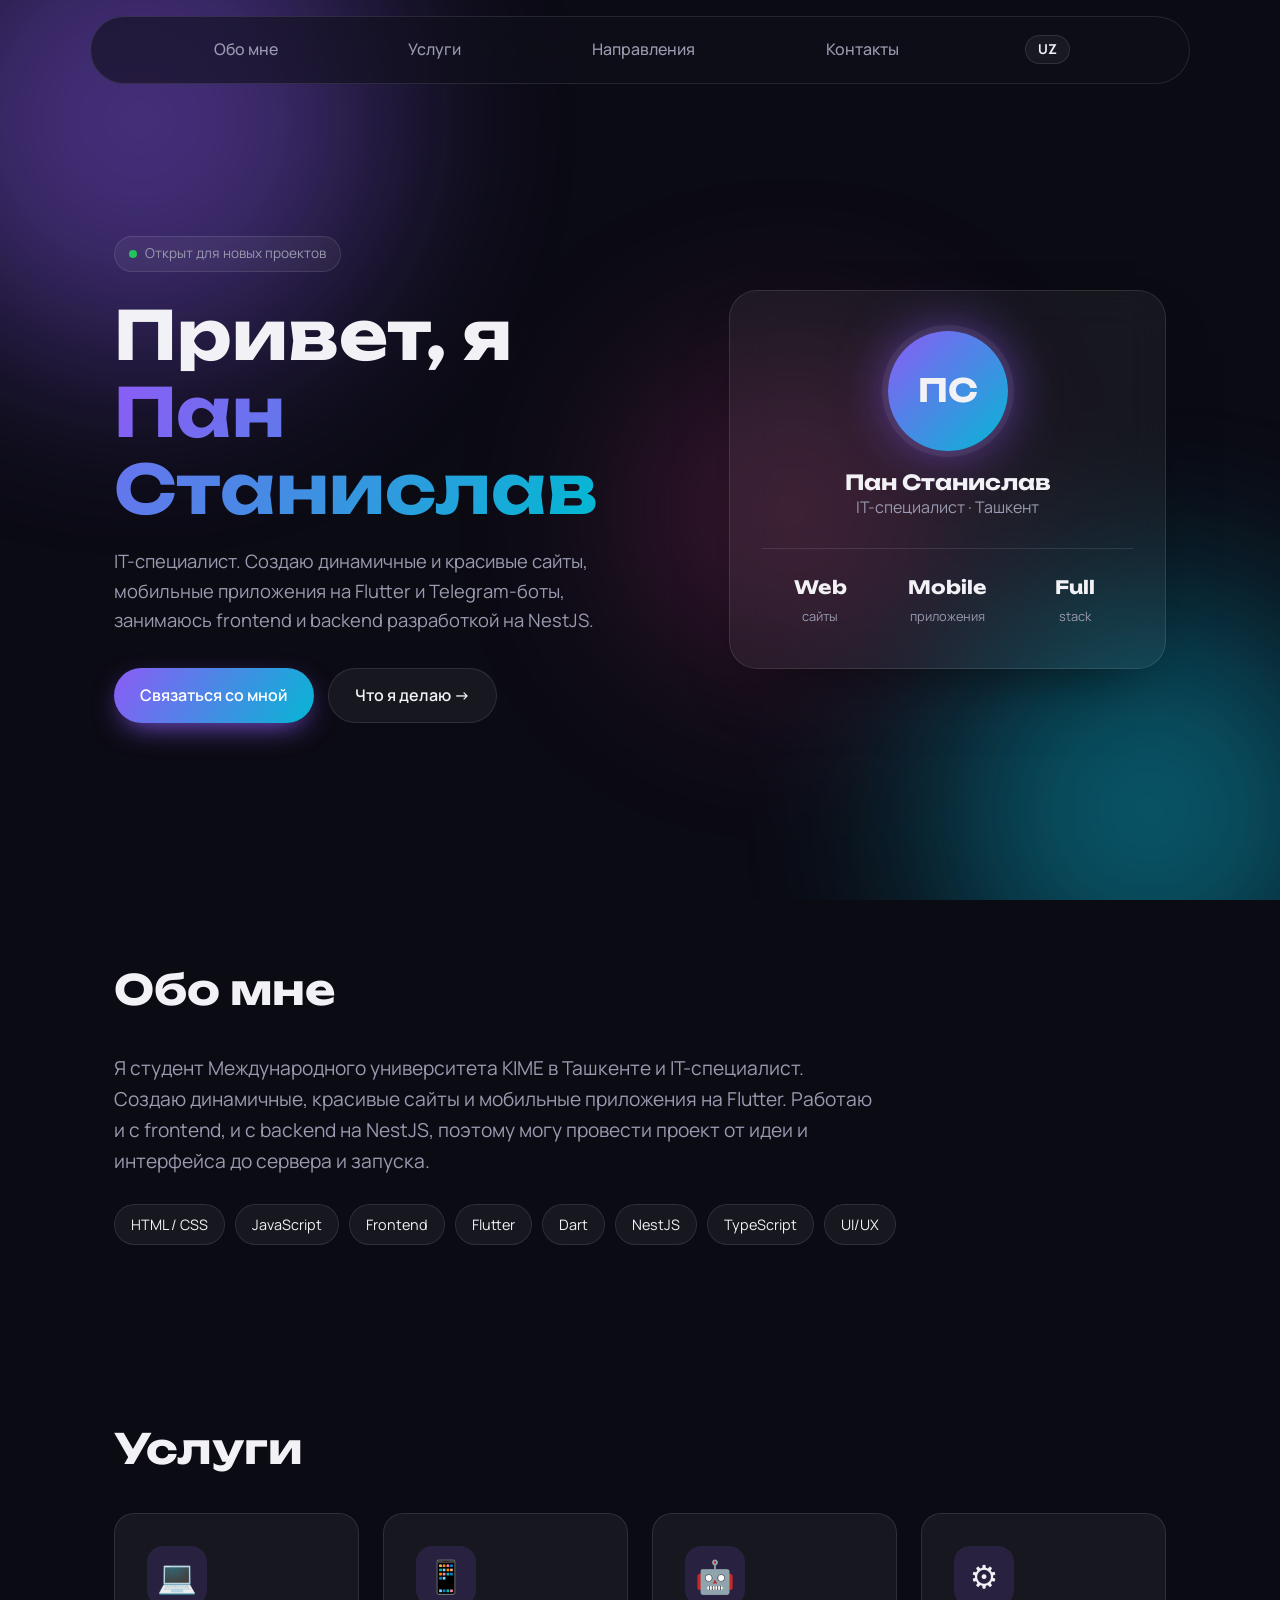
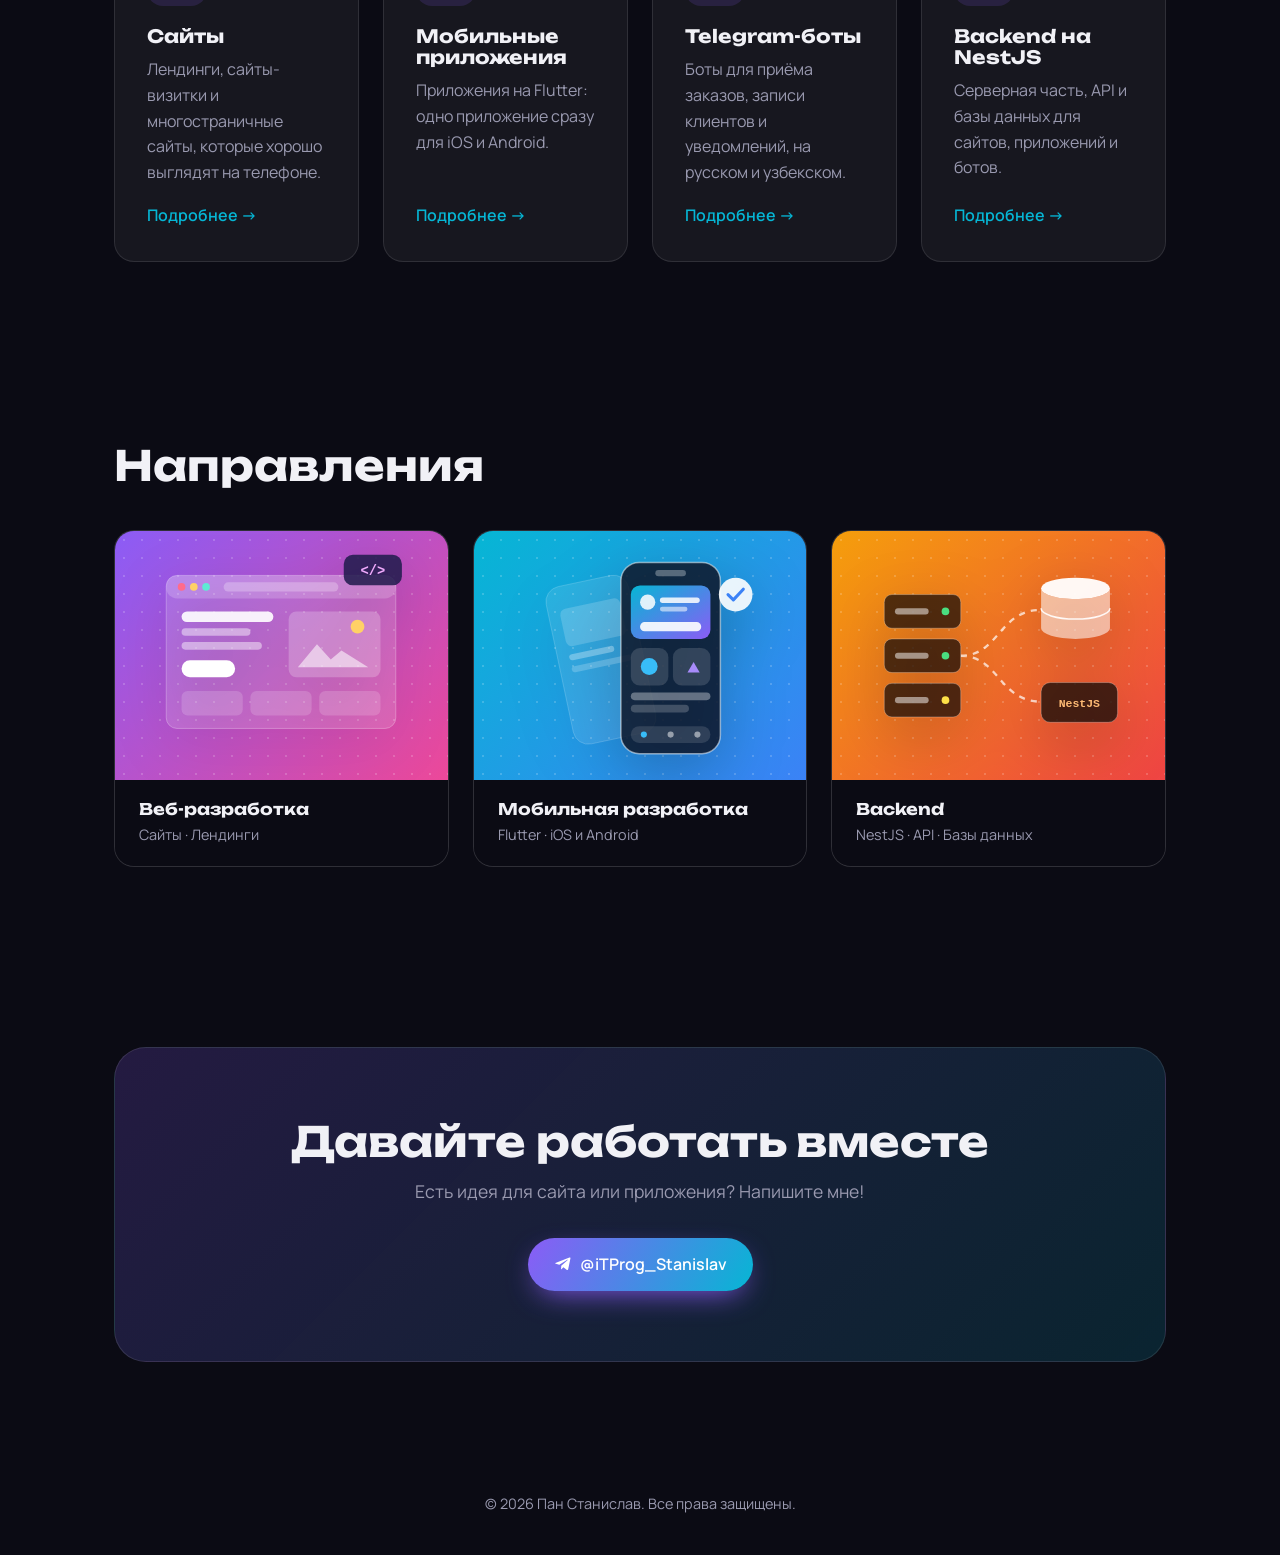
<file: index.html>
<!doctype html>
<html lang="ru">
<head>
  <meta charset="utf-8">
  <meta name="viewport" content="width=device-width, initial-scale=1">
  <title>IT на заказ — сайты, мобильные приложения и Telegram-боты | Пан Станислав</title>
  <meta name="description" content="Пан Станислав — IT-специалист из Ташкента. Сайты на заказ, мобильные приложения на Flutter, Telegram-боты для бизнеса и backend на NestJS.">
  <meta name="theme-color" content="#0b0b14">
  <meta name="google-site-verification" content="wZQyXPolAKwdB87A7vjOVBn_5ymKqysEwpB0I9txcGo">
  <link rel="canonical" href="https://dark0magic.github.io/">
  <link rel="alternate" hreflang="ru" href="https://dark0magic.github.io/">
  <link rel="alternate" hreflang="uz" href="https://dark0magic.github.io/uz/">
  <link rel="alternate" hreflang="x-default" href="https://dark0magic.github.io/">
  <meta property="og:type" content="website">
  <meta property="og:url" content="https://dark0magic.github.io/">
  <meta property="og:title" content="IT на заказ — Пан Станислав">
  <meta property="og:description" content="Сайты, мобильные приложения на Flutter, backend на NestJS. Ташкент.">
  <meta property="og:locale" content="ru_RU">
  <meta property="og:site_name" content="IT на заказ">
  <meta name="application-name" content="IT на заказ">
  <script type="application/ld+json">{"@context":"https://schema.org","@type":"WebSite","name":"IT на заказ","alternateName":["IT на заказ — Пан Станислав","IT buyurtma asosida"],"url":"https://dark0magic.github.io/"}</script>
  <link rel="icon" href="/favicon.svg" type="image/svg+xml">
  <link rel="icon" href="/favicon-192.png" type="image/png" sizes="192x192">
  <link rel="apple-touch-icon" href="/apple-touch-icon.png">
  <script>document.documentElement.classList.add('js')</script>
  <link rel="preconnect" href="https://fonts.googleapis.com">
  <link rel="preconnect" href="https://fonts.gstatic.com" crossorigin>
  <link href="https://fonts.googleapis.com/css2?family=Manrope:wght@400;500;600;800&family=Unbounded:wght@500;700&display=swap" rel="stylesheet">
  <link rel="stylesheet" href="style.css">
</head>
<body>
  <div class="bg-blobs" aria-hidden="true">
    <span class="blob b1"></span><span class="blob b2"></span><span class="blob b3"></span>
  </div>

  <header class="nav">
    <nav class="nav-links">
      <a href="#about">Обо мне</a>
      <a href="#services">Услуги</a>
      <a href="#works">Направления</a>
      <a href="#contact">Контакты</a>
      <a href="/uz/" class="lang" hreflang="uz" title="Oʻzbekcha">UZ</a>
    </nav>
  </header>

  <main id="top">
    <!-- Hero -->
    <section class="hero">
      <div class="hero-text reveal">
        <p class="badge"><span class="dot"></span> Открыт для новых проектов</p>
        <h1>Привет, я <span class="grad">Пан Станислав</span></h1>
        <p class="lead">IT-специалист. Создаю динамичные и красивые сайты, мобильные приложения на Flutter и Telegram-боты, занимаюсь frontend и backend разработкой на NestJS.</p>
        <div class="hero-actions">
          <a href="#contact" class="btn btn-primary">Связаться со мной</a>
          <a href="#services" class="btn btn-ghost">Что я делаю →</a>
        </div>
      </div>
      <div class="hero-card reveal">
        <div class="avatar">ПС</div>
        <h3>Пан Станислав</h3>
        <p>IT-специалист · Ташкент</p>
        <div class="stats">
          <div><b>Web</b><span>сайты</span></div>
          <div><b>Mobile</b><span>приложения</span></div>
          <div><b>Full</b><span>stack</span></div>
        </div>
      </div>
    </section>

    <!-- About -->
    <section class="section" id="about">
      <h2 class="reveal">Обо мне</h2>
      <div class="about reveal">
        <p>Я студент Международного университета KIME в Ташкенте и IT-специалист. Создаю динамичные, красивые сайты и мобильные приложения на Flutter. Работаю и с frontend, и с backend на NestJS, поэтому могу провести проект от идеи и интерфейса до сервера и запуска.</p>
        <div class="tags">
          <span>HTML / CSS</span><span>JavaScript</span><span>Frontend</span><span>Flutter</span><span>Dart</span><span>NestJS</span><span>TypeScript</span><span>UI/UX</span>
        </div>
      </div>
    </section>

    <!-- Services -->
    <section class="section" id="services">
      <h2 class="reveal">Услуги</h2>
      <div class="grid services">
        <a class="card reveal" href="/sayt-na-zakaz/">
          <div class="icon">💻</div>
          <h3>Сайты</h3>
          <p>Лендинги, сайты-визитки и многостраничные сайты, которые хорошо выглядят на телефоне.</p>
          <span class="more">Подробнее →</span>
        </a>
        <a class="card reveal" href="/mobilnoe-prilozhenie/">
          <div class="icon">📱</div>
          <h3>Мобильные приложения</h3>
          <p>Приложения на Flutter: одно приложение сразу для iOS и Android.</p>
          <span class="more">Подробнее →</span>
        </a>
        <a class="card reveal" href="/telegram-bot/">
          <div class="icon">🤖</div>
          <h3>Telegram-боты</h3>
          <p>Боты для приёма заказов, записи клиентов и уведомлений, на русском и узбекском.</p>
          <span class="more">Подробнее →</span>
        </a>
        <a class="card reveal" href="/backend-nestjs/">
          <div class="icon">⚙️</div>
          <h3>Backend на NestJS</h3>
          <p>Серверная часть, API и базы данных для сайтов, приложений и ботов.</p>
          <span class="more">Подробнее →</span>
        </a>
      </div>
    </section>

    <!-- Works -->
    <section class="section" id="works">
      <h2 class="reveal">Направления</h2>
      <div class="grid works">
        <div class="work reveal"><div class="work-img w1"><svg viewBox="0 0 400 300" aria-hidden="true">
            <g class="float">
              <rect x="50" y="45" width="300" height="200" rx="14" fill="#fff" fill-opacity=".14" stroke="#fff" stroke-opacity=".35"/>
              <rect x="50" y="45" width="300" height="30" rx="14" fill="#fff" fill-opacity=".18"/>
              <circle cx="70" cy="60" r="5" fill="#ff6b8b"/><circle cx="86" cy="60" r="5" fill="#ffd166"/><circle cx="102" cy="60" r="5" fill="#5eead4"/>
              <rect x="125" y="54" width="150" height="12" rx="6" fill="#fff" fill-opacity=".25"/>
              <rect x="70" y="92" width="120" height="14" rx="7" fill="#fff" fill-opacity=".9"/>
              <rect x="70" y="114" width="90" height="10" rx="5" fill="#fff" fill-opacity=".45"/>
              <rect x="70" y="132" width="105" height="10" rx="5" fill="#fff" fill-opacity=".45"/>
              <rect x="70" y="156" width="70" height="22" rx="11" fill="#fff"/>
              <rect x="210" y="92" width="120" height="86" rx="10" fill="#fff" fill-opacity=".22"/>
              <path d="M222 165 l25-30 18 20 14-12 35 22z" fill="#fff" fill-opacity=".55"/>
              <circle cx="300" cy="112" r="9" fill="#ffd166"/>
              <rect x="70" y="196" width="80" height="32" rx="8" fill="#fff" fill-opacity=".16"/>
              <rect x="160" y="196" width="80" height="32" rx="8" fill="#fff" fill-opacity=".16"/>
              <rect x="250" y="196" width="80" height="32" rx="8" fill="#fff" fill-opacity=".16"/>
            </g>
            <g class="float-2"><rect x="282" y="18" width="76" height="40" rx="12" fill="#1e1b4b" fill-opacity=".85"/>
              <text x="320" y="45" text-anchor="middle" font-family="monospace" font-size="18" font-weight="700" fill="#f0abfc">&lt;/&gt;</text></g>
          </svg></div><div class="work-info"><h3>Веб-разработка</h3><p>Сайты · Лендинги</p></div></div>
        <div class="work reveal"><div class="work-img w2"><svg viewBox="0 0 400 300" aria-hidden="true">
            <g transform="rotate(-12 150 160)" opacity=".55">
              <rect x="95" y="50" width="110" height="210" rx="20" fill="#fff" fill-opacity=".18" stroke="#fff" stroke-opacity=".4"/>
              <rect x="110" y="80" width="80" height="50" rx="8" fill="#fff" fill-opacity=".35"/>
              <rect x="110" y="140" width="60" height="8" rx="4" fill="#fff" fill-opacity=".6"/>
              <rect x="110" y="156" width="80" height="8" rx="4" fill="#fff" fill-opacity=".4"/>
            </g>
            <g class="float">
              <rect x="175" y="28" width="130" height="250" rx="24" fill="#0f172a" fill-opacity=".85" stroke="#fff" stroke-opacity=".5" stroke-width="2"/>
              <rect x="220" y="38" width="40" height="8" rx="4" fill="#fff" fill-opacity=".3"/>
              <rect x="188" y="58" width="104" height="70" rx="12" fill="url(#mg)"/>
              <circle cx="210" cy="80" r="10" fill="#fff" fill-opacity=".85"/>
              <rect x="226" y="74" width="52" height="7" rx="3.5" fill="#fff" fill-opacity=".85"/>
              <rect x="226" y="86" width="36" height="6" rx="3" fill="#fff" fill-opacity=".55"/>
              <rect x="200" y="106" width="80" height="12" rx="6" fill="#fff" fill-opacity=".9"/>
              <rect x="188" y="140" width="49" height="49" rx="12" fill="#fff" fill-opacity=".14"/>
              <rect x="243" y="140" width="49" height="49" rx="12" fill="#fff" fill-opacity=".14"/>
              <circle cx="212" cy="164" r="11" fill="#38bdf8"/><path d="M262 172 l8-14 8 14z" fill="#a78bfa"/>
              <rect x="188" y="198" width="104" height="10" rx="5" fill="#fff" fill-opacity=".35"/>
              <rect x="188" y="214" width="76" height="10" rx="5" fill="#fff" fill-opacity=".2"/>
              <rect x="188" y="242" width="104" height="22" rx="11" fill="#fff" fill-opacity=".12"/>
              <circle cx="205" cy="253" r="4" fill="#38bdf8"/><circle cx="240" cy="253" r="4" fill="#fff" fill-opacity=".5"/><circle cx="275" cy="253" r="4" fill="#fff" fill-opacity=".5"/>
            </g>
            <g class="float-2"><circle cx="325" cy="70" r="22" fill="#fff" fill-opacity=".9"/><path d="M315 70 l7 7 13-14" stroke="#3b82f6" stroke-width="4" fill="none" stroke-linecap="round" stroke-linejoin="round"/></g>
            <defs><linearGradient id="mg" x1="0" y1="0" x2="1" y2="1"><stop offset="0" stop-color="#06b6d4"/><stop offset="1" stop-color="#8b5cf6"/></linearGradient></defs>
          </svg></div><div class="work-info"><h3>Мобильная разработка</h3><p>Flutter · iOS и Android</p></div></div>
        <div class="work reveal"><div class="work-img w3"><svg viewBox="0 0 400 300" aria-hidden="true">
            <path class="flow" d="M150 150 C 200 150, 200 90, 255 90 M150 150 C 200 150, 200 210, 255 210" stroke="#fff" stroke-opacity=".7" stroke-width="3" fill="none" stroke-dasharray="8 8"/>
            <g class="float">
              <rect x="50" y="70" width="100" height="44" rx="10" fill="#1c0f0a" fill-opacity=".75" stroke="#fff" stroke-opacity=".35"/>
              <rect x="50" y="128" width="100" height="44" rx="10" fill="#1c0f0a" fill-opacity=".75" stroke="#fff" stroke-opacity=".35"/>
              <rect x="50" y="186" width="100" height="44" rx="10" fill="#1c0f0a" fill-opacity=".75" stroke="#fff" stroke-opacity=".35"/>
              <g fill="#fff" fill-opacity=".5"><rect x="64" y="88" width="44" height="8" rx="4"/><rect x="64" y="146" width="44" height="8" rx="4"/><rect x="64" y="204" width="44" height="8" rx="4"/></g>
              <circle class="led" cx="130" cy="92" r="5" fill="#4ade80"/><circle class="led" cx="130" cy="150" r="5" fill="#4ade80" style="animation-delay:.4s"/><circle class="led" cx="130" cy="208" r="5" fill="#fde047" style="animation-delay:.8s"/>
            </g>
            <g class="float-2">
              <ellipse cx="300" cy="62" rx="45" ry="14" fill="#fff" fill-opacity=".95"/>
              <path d="M255 62 v52 a45 14 0 0 0 90 0 v-52 a45 14 0 0 1 -90 0z" fill="#fff" fill-opacity=".55"/>
              <path d="M255 88 a45 14 0 0 0 90 0" stroke="#fff" stroke-opacity=".9" stroke-width="2" fill="none"/>
            </g>
            <g class="float">
              <rect x="255" y="185" width="100" height="52" rx="12" fill="#1c0f0a" fill-opacity=".8" stroke="#fff" stroke-opacity=".35"/>
              <text x="305" y="217" text-anchor="middle" font-family="monospace" font-size="15" font-weight="700" fill="#fdba74">NestJS</text>
            </g>
          </svg></div><div class="work-info"><h3>Backend</h3><p>NestJS · API · Базы данных</p></div></div>
      </div>
    </section>

    <!-- Contact -->
    <section class="section" id="contact">
      <div class="contact reveal">
        <h2>Давайте работать вместе</h2>
        <p>Есть идея для сайта или приложения? Напишите мне!</p>
        <div class="contact-links">
          <a href="https://t.me/iTProg_Stanislav" class="btn btn-primary btn-tg" target="_blank" rel="noopener"><svg viewBox="0 0 24 24" width="18" height="18" aria-hidden="true"><path fill="currentColor" d="M21.94 4.3 18.9 19.1c-.23 1.03-.83 1.28-1.69.8l-4.66-3.44-2.25 2.17c-.25.25-.46.46-.94.46l.33-4.74 8.63-7.8c.38-.33-.08-.52-.58-.19L7.07 13.08 2.48 11.65c-1-.31-1.02-1 .21-1.48L20.6 3.26c.83-.31 1.56.19 1.34 1.04z"/></svg>@iTProg_Stanislav</a>
        </div>
      </div>
    </section>
  </main>

  <footer class="footer">© <span id="year"></span> Пан Станислав. Все права защищены.</footer>

  <script src="script.js"></script>
</body>
</html>
</file>
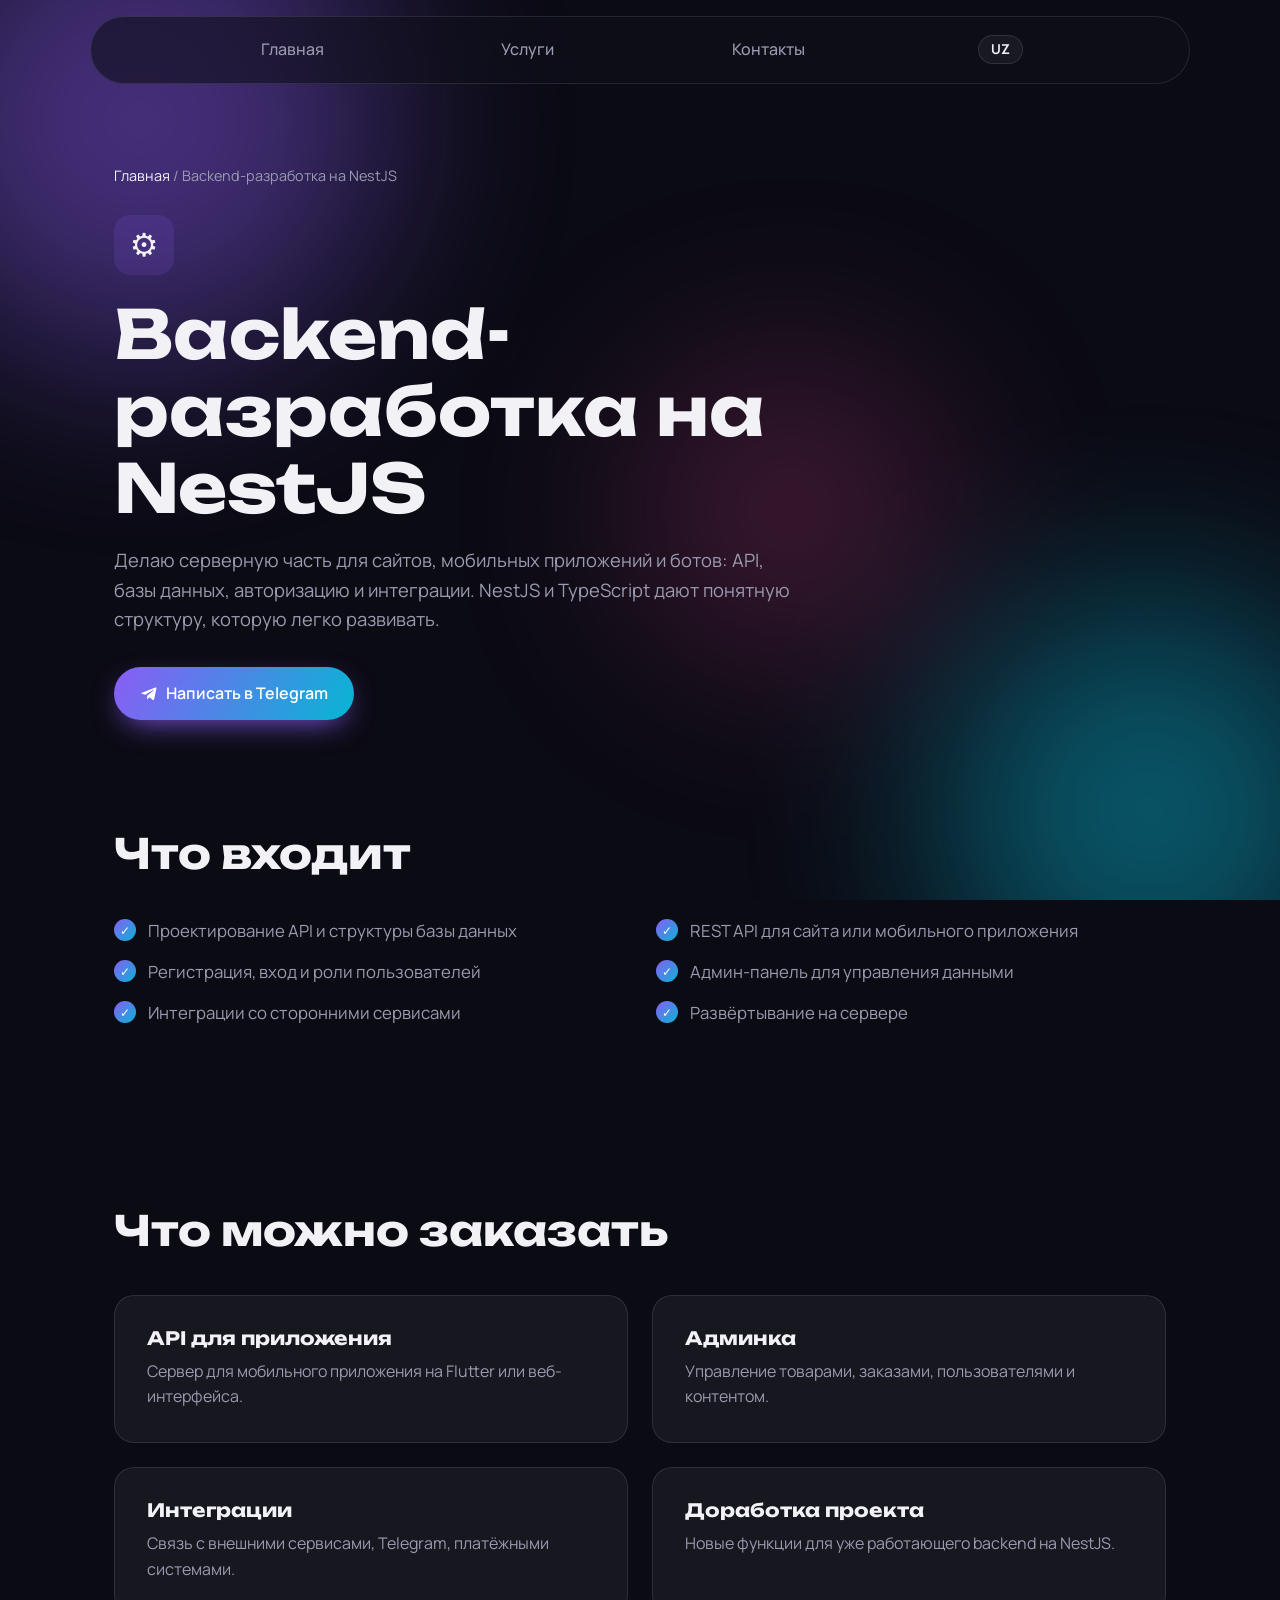
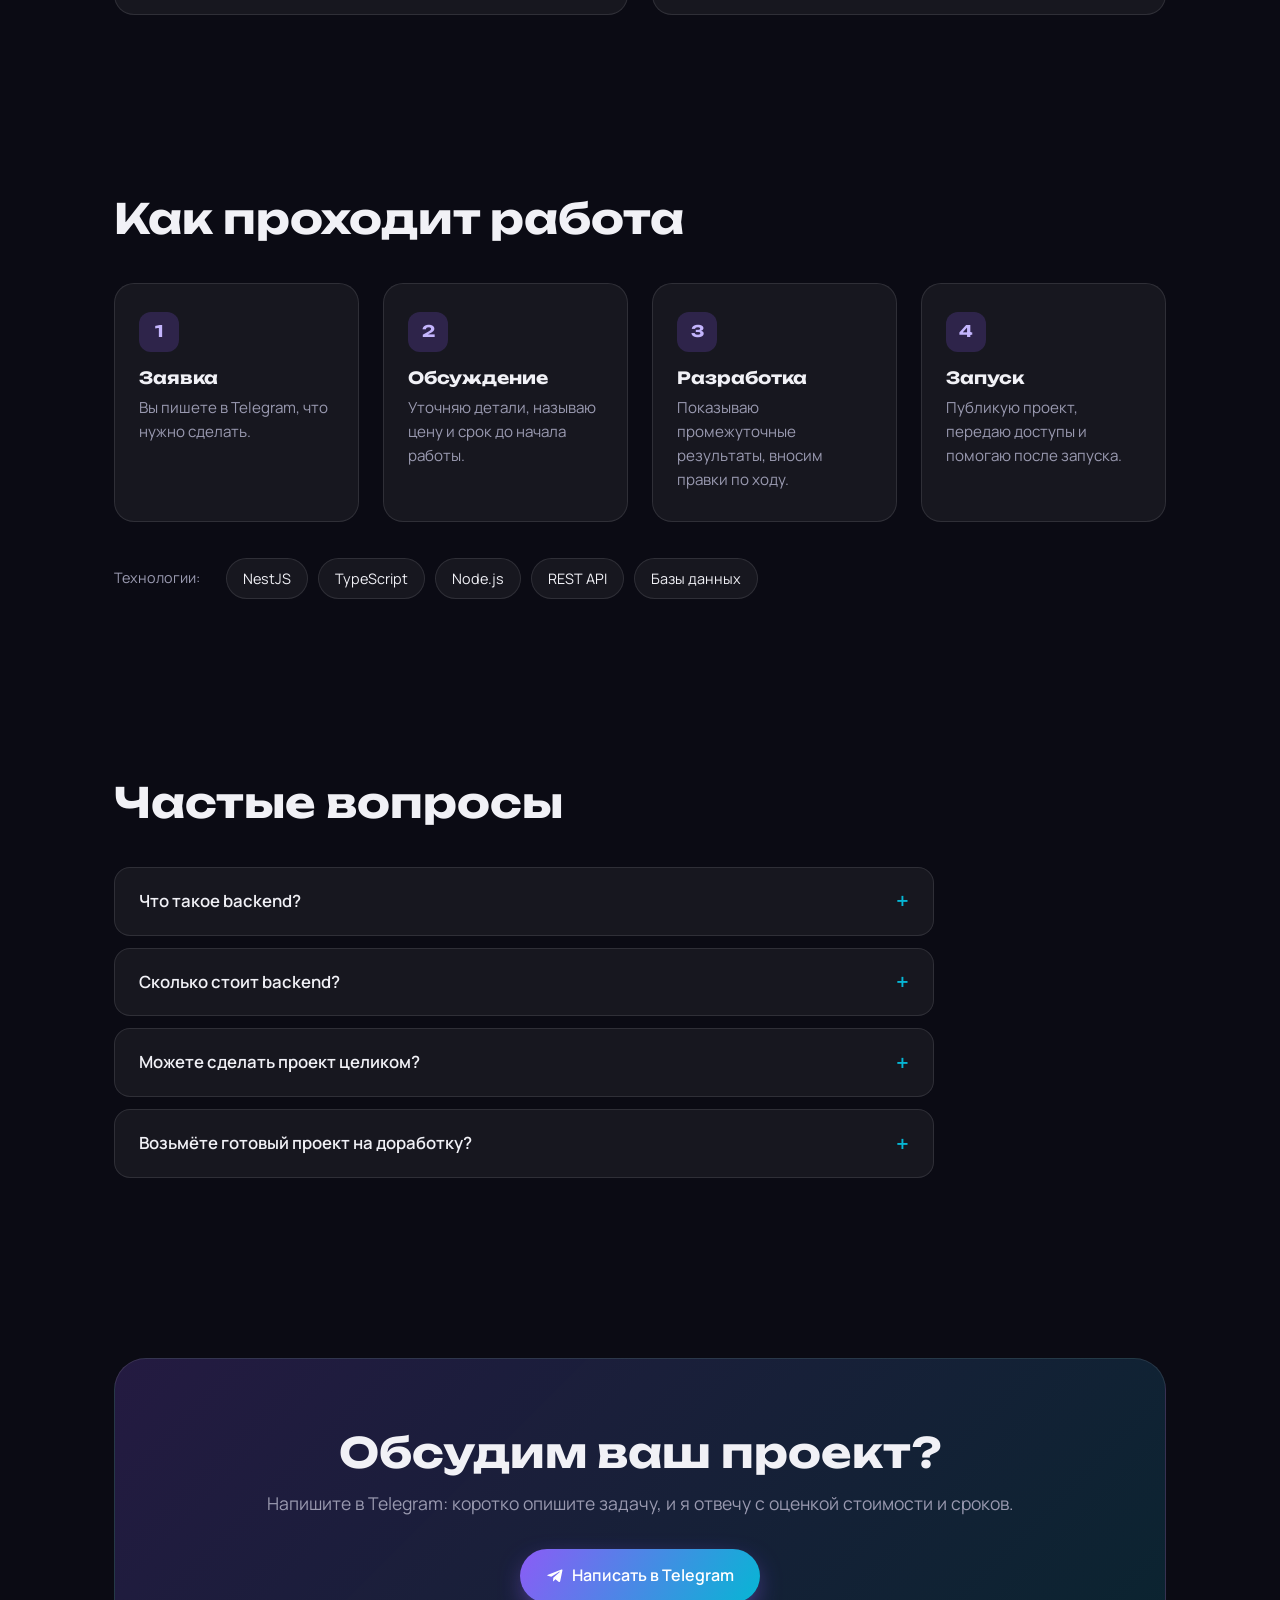
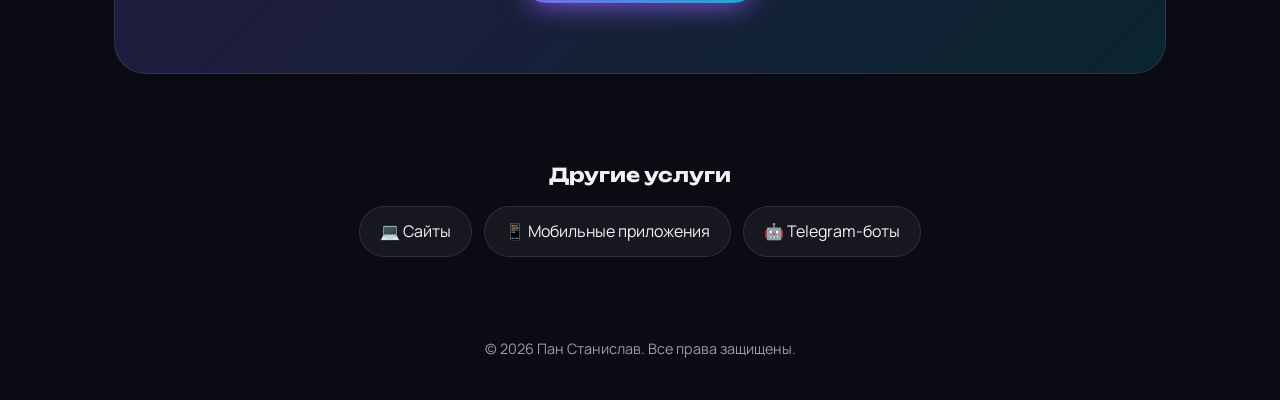
<file: backend-nestjs/index.html>
<!doctype html>
<html lang="ru">
<head>
  <meta charset="utf-8">
  <meta name="viewport" content="width=device-width, initial-scale=1">
  <title>Backend-разработка на NestJS — API, базы данных, админ-панели | IT на заказ</title>
  <meta name="description" content="Backend-разработка на NestJS в Ташкенте: REST API, базы данных, авторизация, админ-панели и интеграции для сайтов, мобильных приложений и Telegram-ботов.">
  <meta name="theme-color" content="#0b0b14">
  <link rel="canonical" href="https://dark0magic.github.io/backend-nestjs/">
  <link rel="alternate" hreflang="ru" href="https://dark0magic.github.io/backend-nestjs/">
  <link rel="alternate" hreflang="uz" href="https://dark0magic.github.io/uz/backend/">
  <link rel="alternate" hreflang="x-default" href="https://dark0magic.github.io/backend-nestjs/">
  <meta property="og:type" content="website">
  <meta property="og:url" content="https://dark0magic.github.io/backend-nestjs/">
  <meta property="og:title" content="Backend-разработка на NestJS — API, базы данных, админ-панели | IT на заказ">
  <meta property="og:description" content="Backend-разработка на NestJS в Ташкенте: REST API, базы данных, авторизация, админ-панели и интеграции для сайтов, мобильных приложений и Telegram-ботов.">
  <meta property="og:locale" content="ru_RU">
  <meta property="og:site_name" content="IT на заказ">
  <meta name="application-name" content="IT на заказ">
  <link rel="icon" href="/favicon.svg" type="image/svg+xml">
  <link rel="icon" href="/favicon-192.png" type="image/png" sizes="192x192">
  <link rel="apple-touch-icon" href="/apple-touch-icon.png">
  <script>document.documentElement.classList.add('js')</script>
  <link rel="preconnect" href="https://fonts.googleapis.com">
  <link rel="preconnect" href="https://fonts.gstatic.com" crossorigin>
  <link href="https://fonts.googleapis.com/css2?family=Manrope:wght@400;500;600;800&family=Unbounded:wght@500;700&display=swap" rel="stylesheet">
  <link rel="stylesheet" href="/style.css">
  <script type="application/ld+json">{"@context":"https://schema.org","@type":"Service","name":"Backend-разработка на NestJS","description":"Backend-разработка на NestJS в Ташкенте: REST API, базы данных, авторизация, админ-панели и интеграции для сайтов, мобильных приложений и Telegram-ботов.","url":"https://dark0magic.github.io/backend-nestjs/","areaServed":"Ташкент, Узбекистан","provider":{"@type":"Person","name":"Пан Станислав","url":"https://dark0magic.github.io/"}}</script>
  <script type="application/ld+json">{"@context":"https://schema.org","@type":"BreadcrumbList","itemListElement":[{"@type":"ListItem","position":1,"name":"Главная","item":"https://dark0magic.github.io/"},{"@type":"ListItem","position":2,"name":"Backend-разработка на NestJS","item":"https://dark0magic.github.io/backend-nestjs/"}]}</script>
</head>
<body>
  <div class="bg-blobs" aria-hidden="true">
    <span class="blob b1"></span><span class="blob b2"></span><span class="blob b3"></span>
  </div>

  <header class="nav">
    <nav class="nav-links">
      <a href="/">Главная</a>
      <a href="/#services">Услуги</a>
      <a href="#contact">Контакты</a>
      <a href="/uz/backend/" class="lang" hreflang="uz" title="Oʻzbekcha">UZ</a>
    </nav>
  </header>

  <main>
    <section class="page-hero reveal">
      <nav class="crumbs" aria-label="breadcrumbs"><a href="/">Главная</a> / <span>Backend-разработка на NestJS</span></nav>
      <div class="icon">⚙️</div>
      <h1>Backend-разработка на NestJS</h1>
      <p class="lead">Делаю серверную часть для сайтов, мобильных приложений и ботов: API, базы данных, авторизацию и интеграции. NestJS и TypeScript дают понятную структуру, которую легко развивать.</p>
      <div class="hero-actions">
        <a href="https://t.me/iTProg_Stanislav" class="btn btn-primary btn-tg" target="_blank" rel="noopener"><svg viewBox="0 0 24 24" width="18" height="18" aria-hidden="true"><path fill="currentColor" d="M21.94 4.3 18.9 19.1c-.23 1.03-.83 1.28-1.69.8l-4.66-3.44-2.25 2.17c-.25.25-.46.46-.94.46l.33-4.74 8.63-7.8c.38-.33-.08-.52-.58-.19L7.07 13.08 2.48 11.65c-1-.31-1.02-1 .21-1.48L20.6 3.26c.83-.31 1.56.19 1.34 1.04z"/></svg>Написать в Telegram</a>
      </div>
    </section>

    <section class="section">
      <h2 class="reveal">Что входит</h2>
      <ul class="checks reveal">
        <li>Проектирование API и структуры базы данных</li>
        <li>REST API для сайта или мобильного приложения</li>
        <li>Регистрация, вход и роли пользователей</li>
        <li>Админ-панель для управления данными</li>
        <li>Интеграции со сторонними сервисами</li>
        <li>Развёртывание на сервере</li>
      </ul>
    </section>

    <section class="section">
      <h2 class="reveal">Что можно заказать</h2>
      <div class="grid grid-2">
        <article class="card reveal"><h3>API для приложения</h3><p>Сервер для мобильного приложения на Flutter или веб-интерфейса.</p></article>
        <article class="card reveal"><h3>Админка</h3><p>Управление товарами, заказами, пользователями и контентом.</p></article>
        <article class="card reveal"><h3>Интеграции</h3><p>Связь с внешними сервисами, Telegram, платёжными системами.</p></article>
        <article class="card reveal"><h3>Доработка проекта</h3><p>Новые функции для уже работающего backend на NestJS.</p></article>
      </div>
    </section>

    <section class="section">
      <h2 class="reveal">Как проходит работа</h2>
      <ol class="steps">
        <li class="reveal"><h3>Заявка</h3><p>Вы пишете в Telegram, что нужно сделать.</p></li>
        <li class="reveal"><h3>Обсуждение</h3><p>Уточняю детали, называю цену и срок до начала работы.</p></li>
        <li class="reveal"><h3>Разработка</h3><p>Показываю промежуточные результаты, вносим правки по ходу.</p></li>
        <li class="reveal"><h3>Запуск</h3><p>Публикую проект, передаю доступы и помогаю после запуска.</p></li>
      </ol>
      <div class="tags reveal"><span class="tags-label">Технологии:</span><span>NestJS</span><span>TypeScript</span><span>Node.js</span><span>REST API</span><span>Базы данных</span></div>
    </section>

    <section class="section">
      <h2 class="reveal">Частые вопросы</h2>
      <div class="faq">
        <details class="reveal"><summary>Что такое backend?</summary><p>Это серверная часть: она хранит данные, проверяет пользователей и отдаёт информацию сайту, приложению или боту.</p></details>
        <details class="reveal"><summary>Сколько стоит backend?</summary><p>Зависит от количества функций и интеграций. Опишите задачу, и я назову стоимость и срок до начала работы.</p></details>
        <details class="reveal"><summary>Можете сделать проект целиком?</summary><p>Да: интерфейс сайта или приложение на Flutter плюс backend на NestJS, всё в одних руках.</p></details>
        <details class="reveal"><summary>Возьмёте готовый проект на доработку?</summary><p>Да, если он на NestJS или Node.js: сначала посмотрю код и скажу, что и за какой срок можно сделать.</p></details>
      </div>
    </section>

    <section class="section" id="contact">
      <div class="contact reveal">
        <h2>Обсудим ваш проект?</h2>
        <p>Напишите в Telegram: коротко опишите задачу, и я отвечу с оценкой стоимости и сроков.</p>
        <div class="contact-links">
          <a href="https://t.me/iTProg_Stanislav" class="btn btn-primary btn-tg" target="_blank" rel="noopener"><svg viewBox="0 0 24 24" width="18" height="18" aria-hidden="true"><path fill="currentColor" d="M21.94 4.3 18.9 19.1c-.23 1.03-.83 1.28-1.69.8l-4.66-3.44-2.25 2.17c-.25.25-.46.46-.94.46l.33-4.74 8.63-7.8c.38-.33-.08-.52-.58-.19L7.07 13.08 2.48 11.65c-1-.31-1.02-1 .21-1.48L20.6 3.26c.83-.31 1.56.19 1.34 1.04z"/></svg>Написать в Telegram</a>
        </div>
      </div>
    </section>

    <nav class="other-services reveal" aria-label="Другие услуги">
      <h2>Другие услуги</h2>
      <div><a href="/sayt-na-zakaz/">💻 Сайты</a><a href="/mobilnoe-prilozhenie/">📱 Мобильные приложения</a><a href="/telegram-bot/">🤖 Telegram-боты</a></div>
    </nav>
  </main>

  <footer class="footer">© <span id="year"></span> Пан Станислав. Все права защищены.</footer>

  <script src="/script.js"></script>
</body>
</html>
</file>
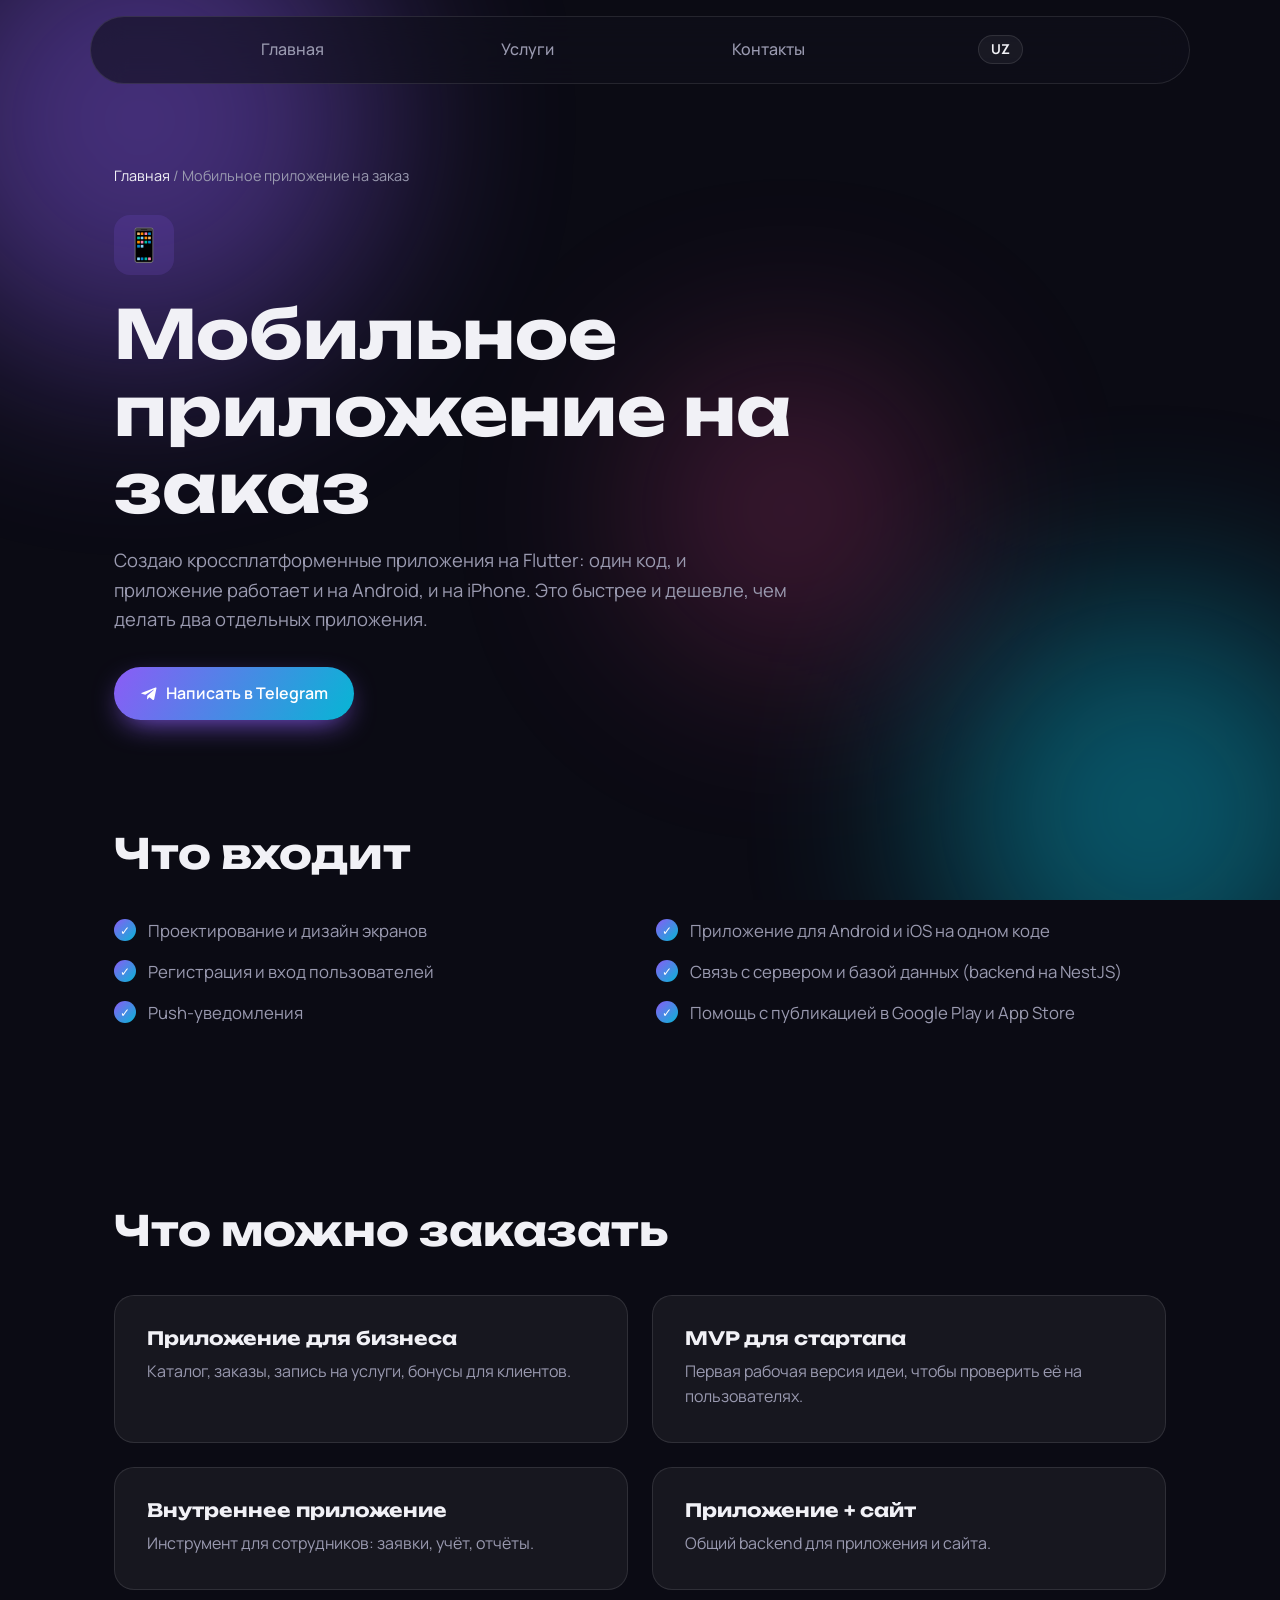
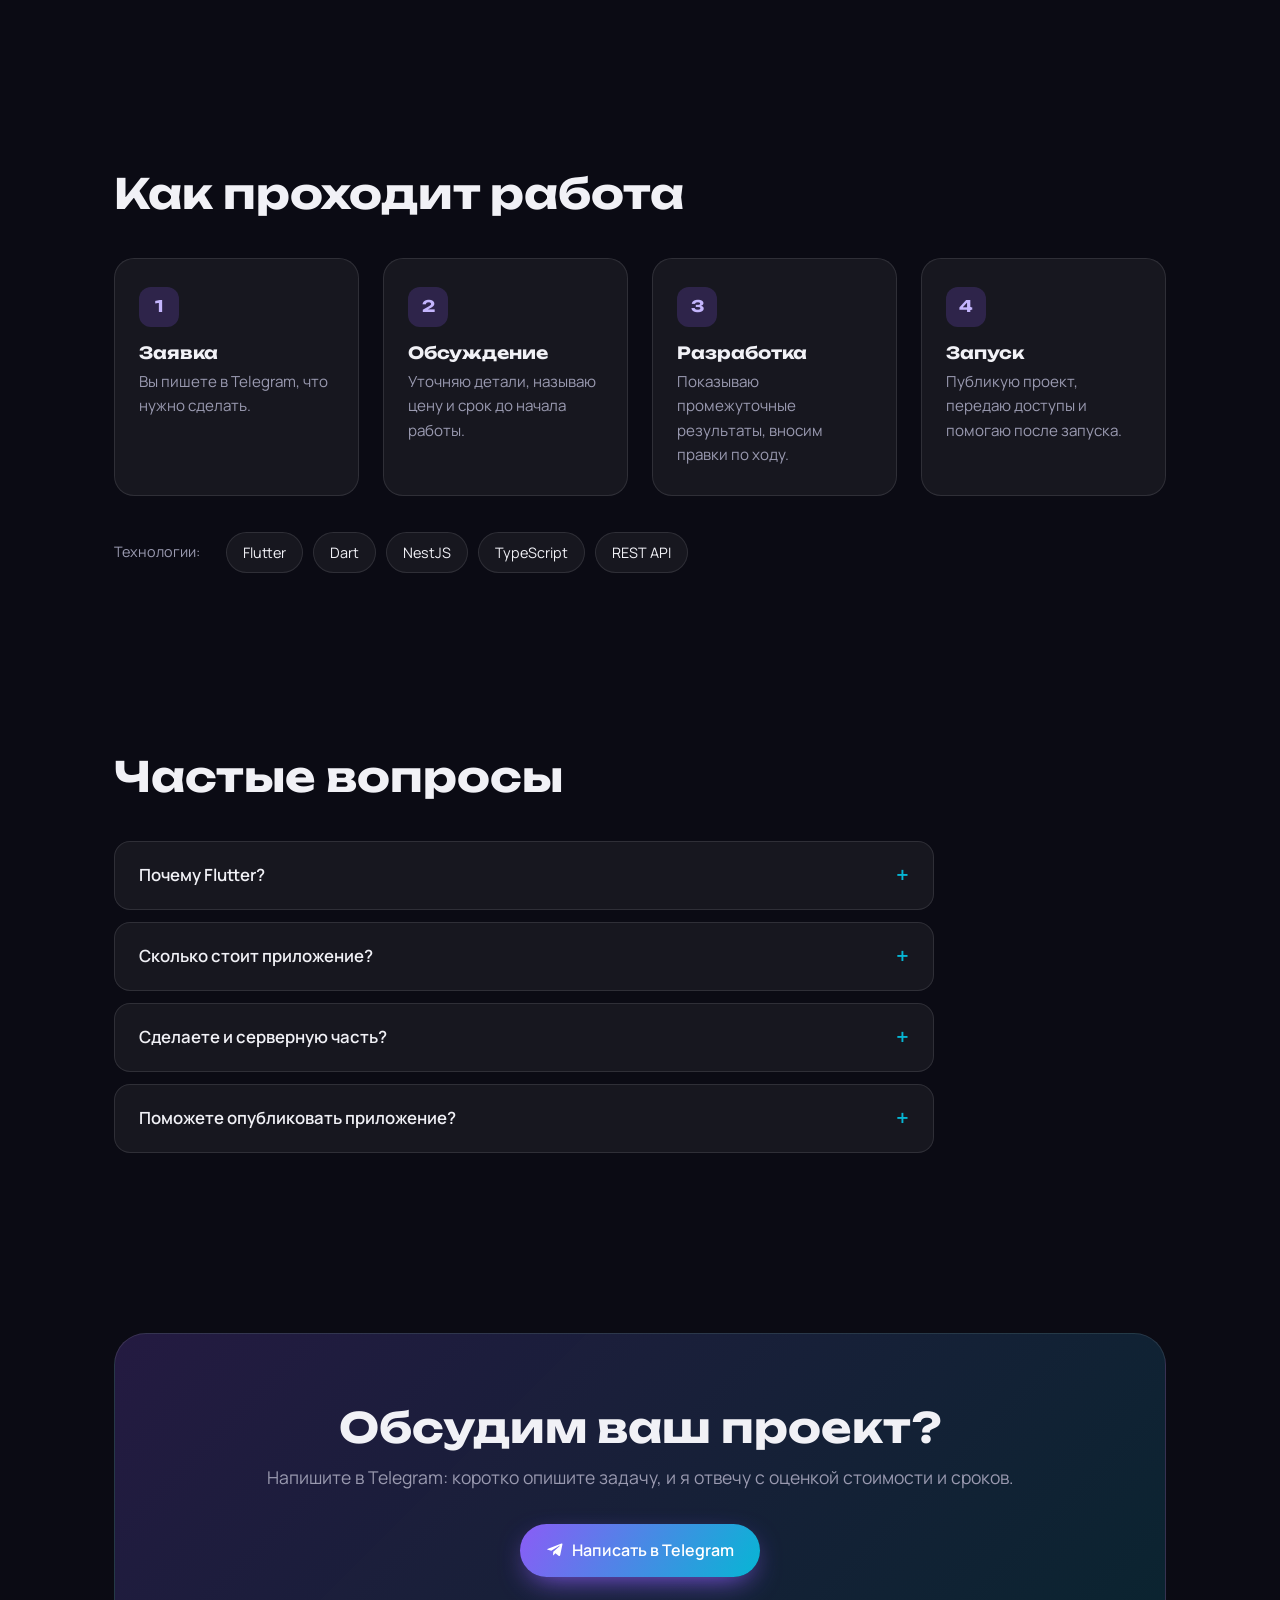
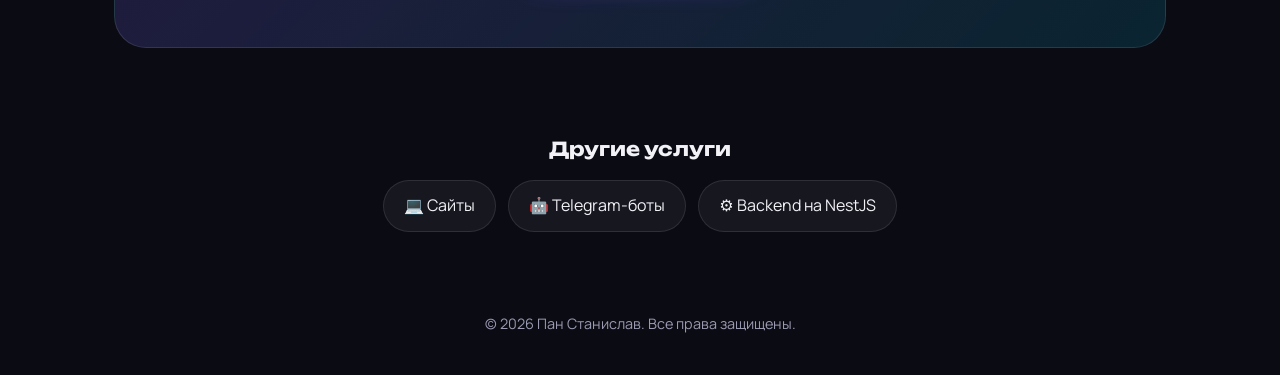
<file: mobilnoe-prilozhenie/index.html>
<!doctype html>
<html lang="ru">
<head>
  <meta charset="utf-8">
  <meta name="viewport" content="width=device-width, initial-scale=1">
  <title>Мобильное приложение на заказ — Flutter для iOS и Android | IT на заказ</title>
  <meta name="description" content="Разработка мобильных приложений на Flutter в Ташкенте: одно приложение для iOS и Android. Дизайн экранов, backend, публикация в Google Play и App Store.">
  <meta name="theme-color" content="#0b0b14">
  <link rel="canonical" href="https://dark0magic.github.io/mobilnoe-prilozhenie/">
  <link rel="alternate" hreflang="ru" href="https://dark0magic.github.io/mobilnoe-prilozhenie/">
  <link rel="alternate" hreflang="uz" href="https://dark0magic.github.io/uz/mobil-ilova/">
  <link rel="alternate" hreflang="x-default" href="https://dark0magic.github.io/mobilnoe-prilozhenie/">
  <meta property="og:type" content="website">
  <meta property="og:url" content="https://dark0magic.github.io/mobilnoe-prilozhenie/">
  <meta property="og:title" content="Мобильное приложение на заказ — Flutter для iOS и Android | IT на заказ">
  <meta property="og:description" content="Разработка мобильных приложений на Flutter в Ташкенте: одно приложение для iOS и Android. Дизайн экранов, backend, публикация в Google Play и App Store.">
  <meta property="og:locale" content="ru_RU">
  <meta property="og:site_name" content="IT на заказ">
  <meta name="application-name" content="IT на заказ">
  <link rel="icon" href="/favicon.svg" type="image/svg+xml">
  <link rel="icon" href="/favicon-192.png" type="image/png" sizes="192x192">
  <link rel="apple-touch-icon" href="/apple-touch-icon.png">
  <script>document.documentElement.classList.add('js')</script>
  <link rel="preconnect" href="https://fonts.googleapis.com">
  <link rel="preconnect" href="https://fonts.gstatic.com" crossorigin>
  <link href="https://fonts.googleapis.com/css2?family=Manrope:wght@400;500;600;800&family=Unbounded:wght@500;700&display=swap" rel="stylesheet">
  <link rel="stylesheet" href="/style.css">
  <script type="application/ld+json">{"@context":"https://schema.org","@type":"Service","name":"Мобильное приложение на заказ","description":"Разработка мобильных приложений на Flutter в Ташкенте: одно приложение для iOS и Android. Дизайн экранов, backend, публикация в Google Play и App Store.","url":"https://dark0magic.github.io/mobilnoe-prilozhenie/","areaServed":"Ташкент, Узбекистан","provider":{"@type":"Person","name":"Пан Станислав","url":"https://dark0magic.github.io/"}}</script>
  <script type="application/ld+json">{"@context":"https://schema.org","@type":"BreadcrumbList","itemListElement":[{"@type":"ListItem","position":1,"name":"Главная","item":"https://dark0magic.github.io/"},{"@type":"ListItem","position":2,"name":"Мобильное приложение на заказ","item":"https://dark0magic.github.io/mobilnoe-prilozhenie/"}]}</script>
</head>
<body>
  <div class="bg-blobs" aria-hidden="true">
    <span class="blob b1"></span><span class="blob b2"></span><span class="blob b3"></span>
  </div>

  <header class="nav">
    <nav class="nav-links">
      <a href="/">Главная</a>
      <a href="/#services">Услуги</a>
      <a href="#contact">Контакты</a>
      <a href="/uz/mobil-ilova/" class="lang" hreflang="uz" title="Oʻzbekcha">UZ</a>
    </nav>
  </header>

  <main>
    <section class="page-hero reveal">
      <nav class="crumbs" aria-label="breadcrumbs"><a href="/">Главная</a> / <span>Мобильное приложение на заказ</span></nav>
      <div class="icon">📱</div>
      <h1>Мобильное приложение на заказ</h1>
      <p class="lead">Создаю кроссплатформенные приложения на Flutter: один код, и приложение работает и на Android, и на iPhone. Это быстрее и дешевле, чем делать два отдельных приложения.</p>
      <div class="hero-actions">
        <a href="https://t.me/iTProg_Stanislav" class="btn btn-primary btn-tg" target="_blank" rel="noopener"><svg viewBox="0 0 24 24" width="18" height="18" aria-hidden="true"><path fill="currentColor" d="M21.94 4.3 18.9 19.1c-.23 1.03-.83 1.28-1.69.8l-4.66-3.44-2.25 2.17c-.25.25-.46.46-.94.46l.33-4.74 8.63-7.8c.38-.33-.08-.52-.58-.19L7.07 13.08 2.48 11.65c-1-.31-1.02-1 .21-1.48L20.6 3.26c.83-.31 1.56.19 1.34 1.04z"/></svg>Написать в Telegram</a>
      </div>
    </section>

    <section class="section">
      <h2 class="reveal">Что входит</h2>
      <ul class="checks reveal">
        <li>Проектирование и дизайн экранов</li>
        <li>Приложение для Android и iOS на одном коде</li>
        <li>Регистрация и вход пользователей</li>
        <li>Связь с сервером и базой данных (backend на NestJS)</li>
        <li>Push-уведомления</li>
        <li>Помощь с публикацией в Google Play и App Store</li>
      </ul>
    </section>

    <section class="section">
      <h2 class="reveal">Что можно заказать</h2>
      <div class="grid grid-2">
        <article class="card reveal"><h3>Приложение для бизнеса</h3><p>Каталог, заказы, запись на услуги, бонусы для клиентов.</p></article>
        <article class="card reveal"><h3>MVP для стартапа</h3><p>Первая рабочая версия идеи, чтобы проверить её на пользователях.</p></article>
        <article class="card reveal"><h3>Внутреннее приложение</h3><p>Инструмент для сотрудников: заявки, учёт, отчёты.</p></article>
        <article class="card reveal"><h3>Приложение + сайт</h3><p>Общий backend для приложения и сайта.</p></article>
      </div>
    </section>

    <section class="section">
      <h2 class="reveal">Как проходит работа</h2>
      <ol class="steps">
        <li class="reveal"><h3>Заявка</h3><p>Вы пишете в Telegram, что нужно сделать.</p></li>
        <li class="reveal"><h3>Обсуждение</h3><p>Уточняю детали, называю цену и срок до начала работы.</p></li>
        <li class="reveal"><h3>Разработка</h3><p>Показываю промежуточные результаты, вносим правки по ходу.</p></li>
        <li class="reveal"><h3>Запуск</h3><p>Публикую проект, передаю доступы и помогаю после запуска.</p></li>
      </ol>
      <div class="tags reveal"><span class="tags-label">Технологии:</span><span>Flutter</span><span>Dart</span><span>NestJS</span><span>TypeScript</span><span>REST API</span></div>
    </section>

    <section class="section">
      <h2 class="reveal">Частые вопросы</h2>
      <div class="faq">
        <details class="reveal"><summary>Почему Flutter?</summary><p>На Flutter одно приложение работает и на Android, и на iOS. Это экономит время и бюджет, а выглядит и работает приложение как нативное.</p></details>
        <details class="reveal"><summary>Сколько стоит приложение?</summary><p>Зависит от количества экранов и функций. Опишите идею в Telegram, и я назову стоимость и срок до начала работы.</p></details>
        <details class="reveal"><summary>Сделаете и серверную часть?</summary><p>Да, backend на NestJS делаю сам, поэтому приложение и сервер собираются в одних руках.</p></details>
        <details class="reveal"><summary>Поможете опубликовать приложение?</summary><p>Да, помогаю с публикацией в Google Play и App Store.</p></details>
      </div>
    </section>

    <section class="section" id="contact">
      <div class="contact reveal">
        <h2>Обсудим ваш проект?</h2>
        <p>Напишите в Telegram: коротко опишите задачу, и я отвечу с оценкой стоимости и сроков.</p>
        <div class="contact-links">
          <a href="https://t.me/iTProg_Stanislav" class="btn btn-primary btn-tg" target="_blank" rel="noopener"><svg viewBox="0 0 24 24" width="18" height="18" aria-hidden="true"><path fill="currentColor" d="M21.94 4.3 18.9 19.1c-.23 1.03-.83 1.28-1.69.8l-4.66-3.44-2.25 2.17c-.25.25-.46.46-.94.46l.33-4.74 8.63-7.8c.38-.33-.08-.52-.58-.19L7.07 13.08 2.48 11.65c-1-.31-1.02-1 .21-1.48L20.6 3.26c.83-.31 1.56.19 1.34 1.04z"/></svg>Написать в Telegram</a>
        </div>
      </div>
    </section>

    <nav class="other-services reveal" aria-label="Другие услуги">
      <h2>Другие услуги</h2>
      <div><a href="/sayt-na-zakaz/">💻 Сайты</a><a href="/telegram-bot/">🤖 Telegram-боты</a><a href="/backend-nestjs/">⚙️ Backend на NestJS</a></div>
    </nav>
  </main>

  <footer class="footer">© <span id="year"></span> Пан Станислав. Все права защищены.</footer>

  <script src="/script.js"></script>
</body>
</html>
</file>
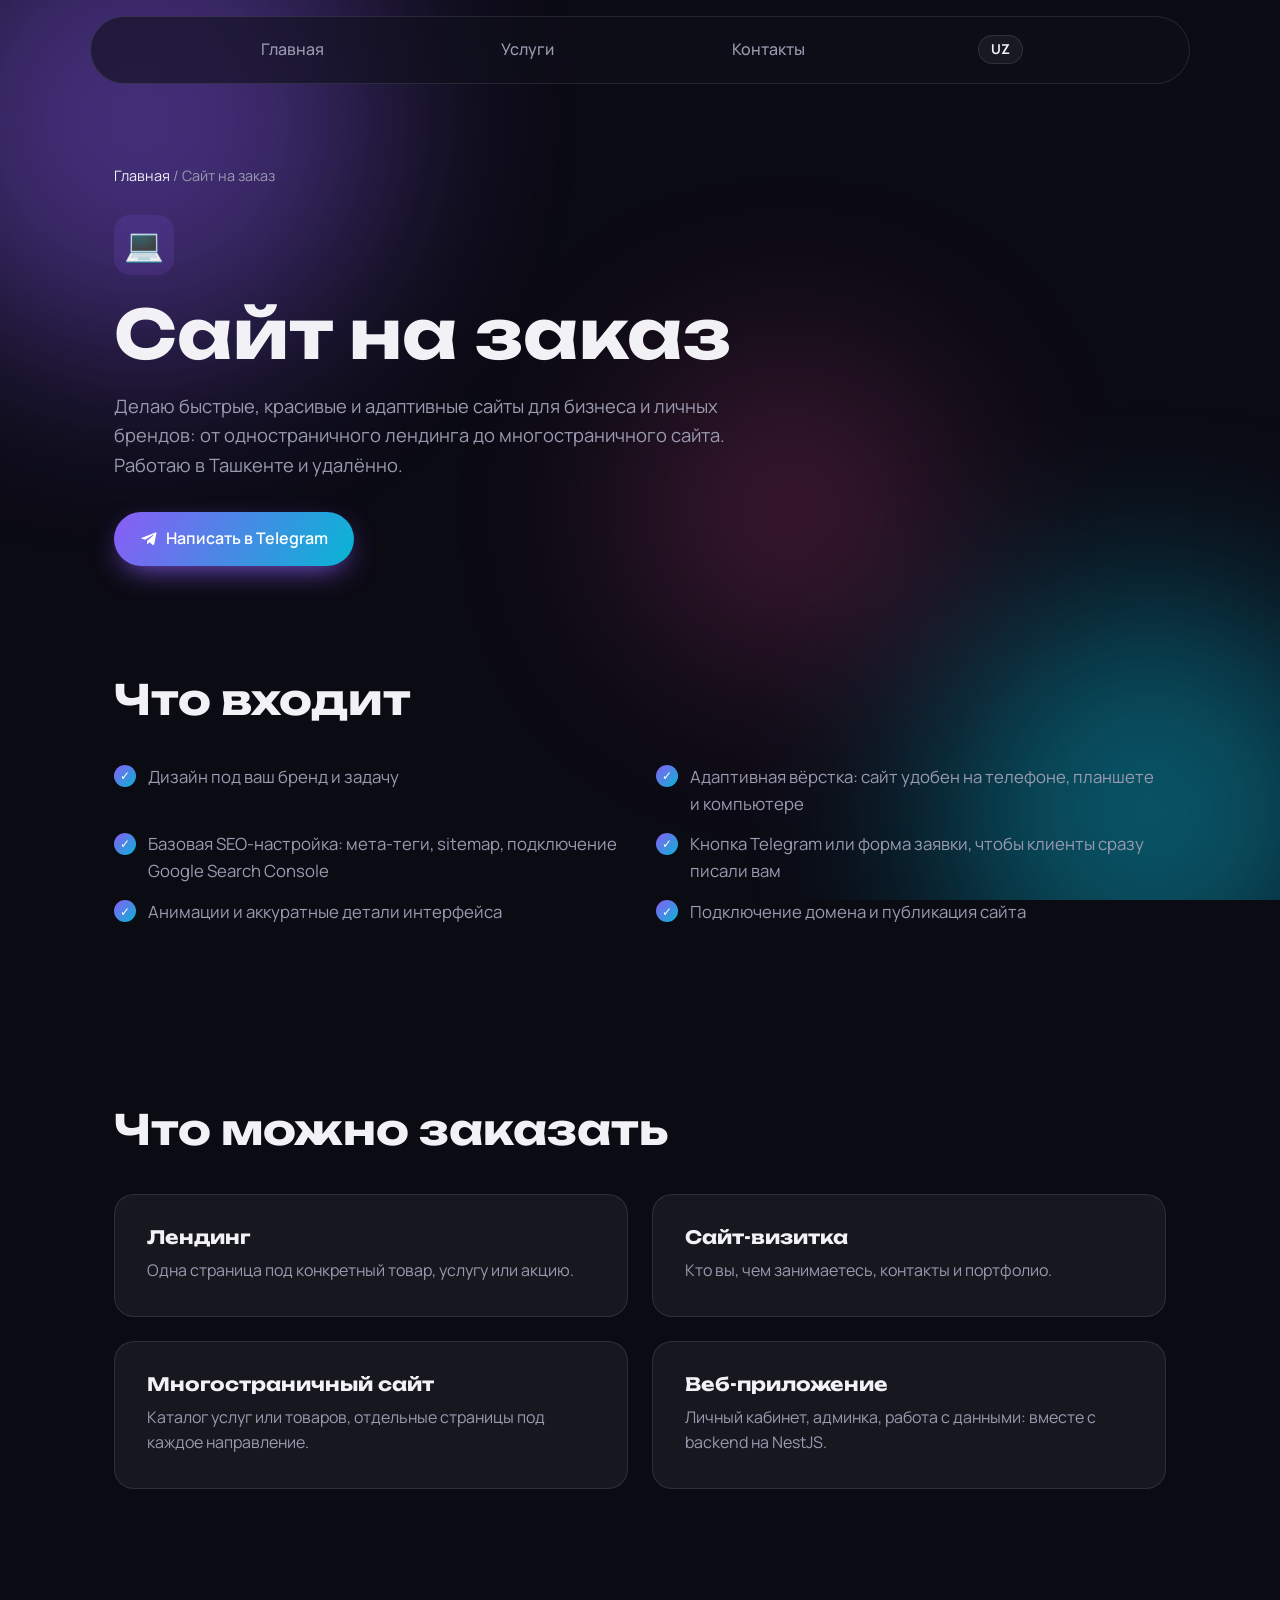
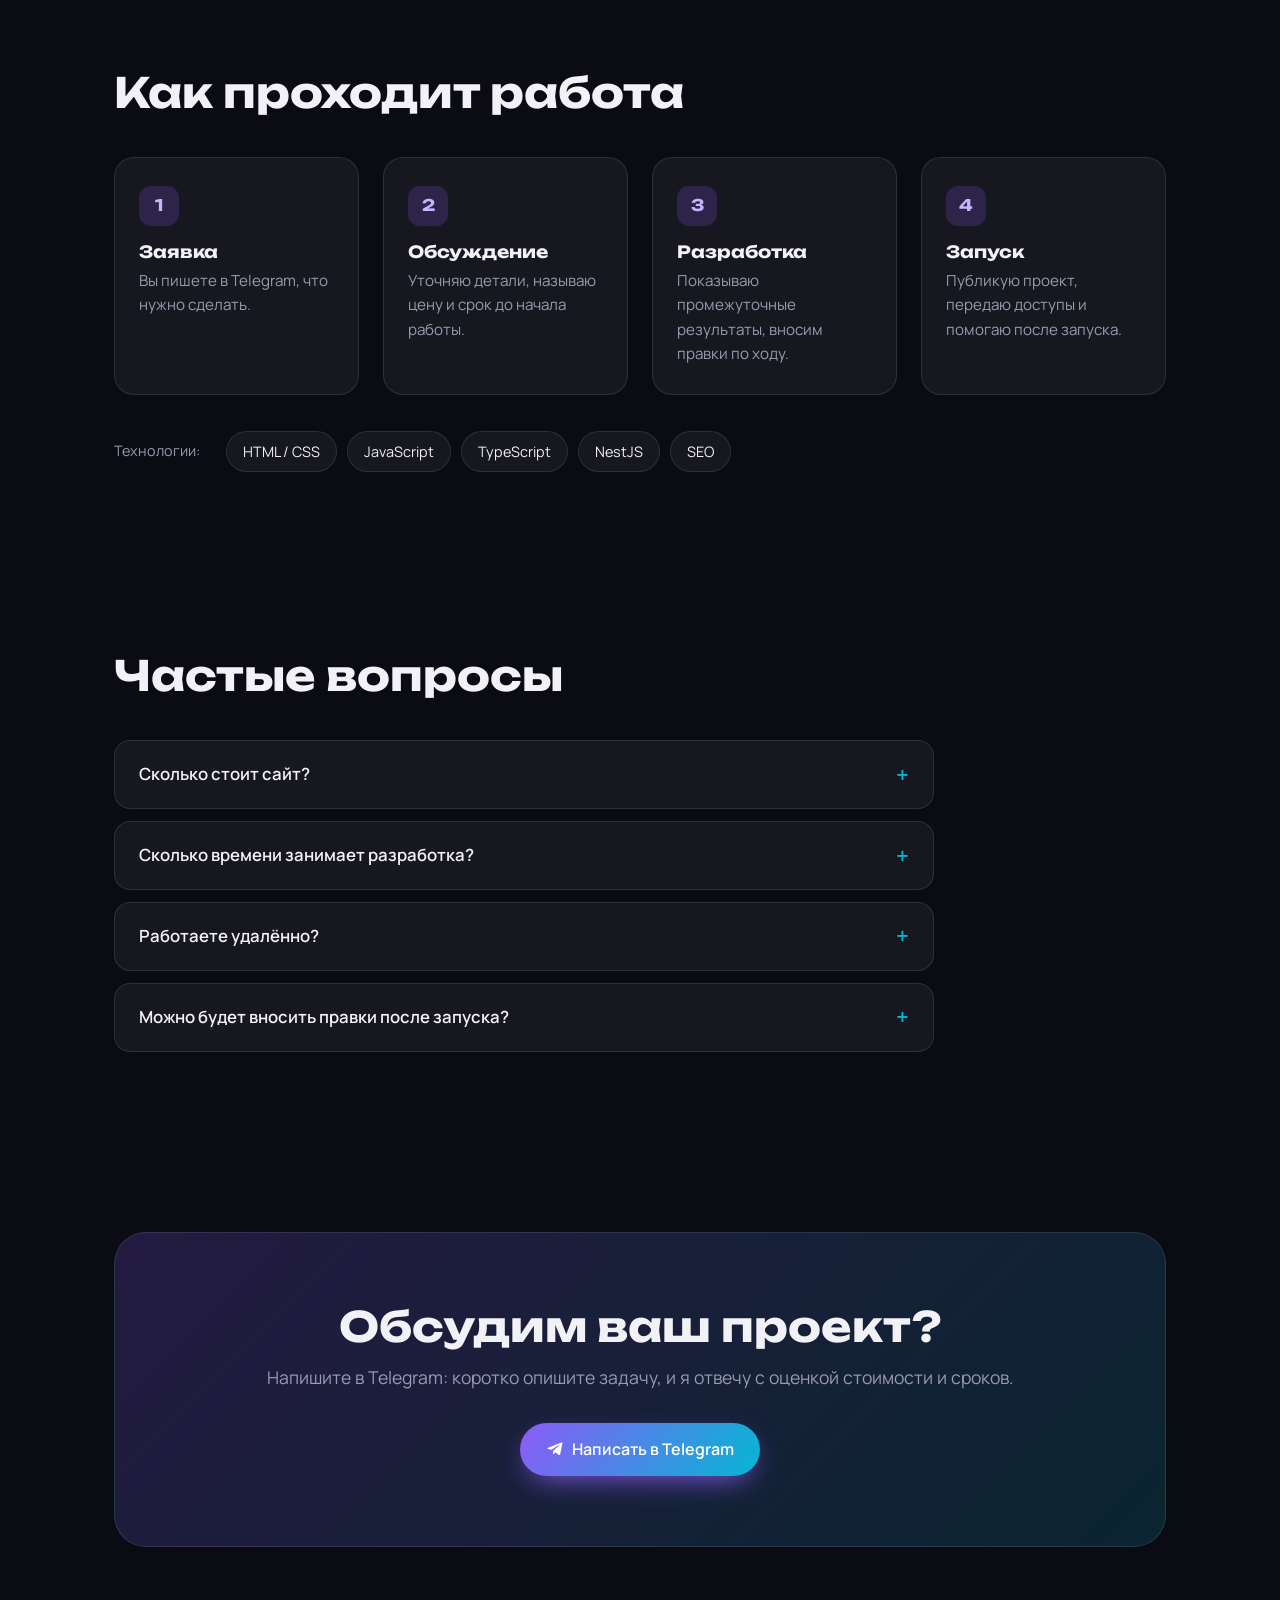
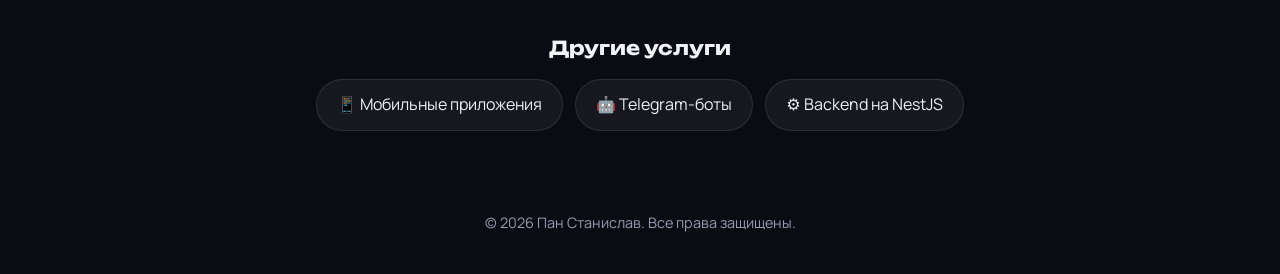
<file: sayt-na-zakaz/index.html>
<!doctype html>
<html lang="ru">
<head>
  <meta charset="utf-8">
  <meta name="viewport" content="width=device-width, initial-scale=1">
  <title>Сайт на заказ в Ташкенте — лендинг, визитка, многостраничный сайт | IT на заказ</title>
  <meta name="description" content="Разработка сайтов на заказ в Ташкенте и удалённо: лендинг, сайт-визитка, многостраничный сайт. Адаптив под телефоны, SEO-настройка, подключение домена.">
  <meta name="theme-color" content="#0b0b14">
  <link rel="canonical" href="https://dark0magic.github.io/sayt-na-zakaz/">
  <link rel="alternate" hreflang="ru" href="https://dark0magic.github.io/sayt-na-zakaz/">
  <link rel="alternate" hreflang="uz" href="https://dark0magic.github.io/uz/sayt-yaratish/">
  <link rel="alternate" hreflang="x-default" href="https://dark0magic.github.io/sayt-na-zakaz/">
  <meta property="og:type" content="website">
  <meta property="og:url" content="https://dark0magic.github.io/sayt-na-zakaz/">
  <meta property="og:title" content="Сайт на заказ в Ташкенте — лендинг, визитка, многостраничный сайт | IT на заказ">
  <meta property="og:description" content="Разработка сайтов на заказ в Ташкенте и удалённо: лендинг, сайт-визитка, многостраничный сайт. Адаптив под телефоны, SEO-настройка, подключение домена.">
  <meta property="og:locale" content="ru_RU">
  <meta property="og:site_name" content="IT на заказ">
  <meta name="application-name" content="IT на заказ">
  <link rel="icon" href="/favicon.svg" type="image/svg+xml">
  <link rel="icon" href="/favicon-192.png" type="image/png" sizes="192x192">
  <link rel="apple-touch-icon" href="/apple-touch-icon.png">
  <script>document.documentElement.classList.add('js')</script>
  <link rel="preconnect" href="https://fonts.googleapis.com">
  <link rel="preconnect" href="https://fonts.gstatic.com" crossorigin>
  <link href="https://fonts.googleapis.com/css2?family=Manrope:wght@400;500;600;800&family=Unbounded:wght@500;700&display=swap" rel="stylesheet">
  <link rel="stylesheet" href="/style.css">
  <script type="application/ld+json">{"@context":"https://schema.org","@type":"Service","name":"Сайт на заказ","description":"Разработка сайтов на заказ в Ташкенте и удалённо: лендинг, сайт-визитка, многостраничный сайт. Адаптив под телефоны, SEO-настройка, подключение домена.","url":"https://dark0magic.github.io/sayt-na-zakaz/","areaServed":"Ташкент, Узбекистан","provider":{"@type":"Person","name":"Пан Станислав","url":"https://dark0magic.github.io/"}}</script>
  <script type="application/ld+json">{"@context":"https://schema.org","@type":"BreadcrumbList","itemListElement":[{"@type":"ListItem","position":1,"name":"Главная","item":"https://dark0magic.github.io/"},{"@type":"ListItem","position":2,"name":"Сайт на заказ","item":"https://dark0magic.github.io/sayt-na-zakaz/"}]}</script>
</head>
<body>
  <div class="bg-blobs" aria-hidden="true">
    <span class="blob b1"></span><span class="blob b2"></span><span class="blob b3"></span>
  </div>

  <header class="nav">
    <nav class="nav-links">
      <a href="/">Главная</a>
      <a href="/#services">Услуги</a>
      <a href="#contact">Контакты</a>
      <a href="/uz/sayt-yaratish/" class="lang" hreflang="uz" title="Oʻzbekcha">UZ</a>
    </nav>
  </header>

  <main>
    <section class="page-hero reveal">
      <nav class="crumbs" aria-label="breadcrumbs"><a href="/">Главная</a> / <span>Сайт на заказ</span></nav>
      <div class="icon">💻</div>
      <h1>Сайт на заказ</h1>
      <p class="lead">Делаю быстрые, красивые и адаптивные сайты для бизнеса и личных брендов: от одностраничного лендинга до многостраничного сайта. Работаю в Ташкенте и удалённо.</p>
      <div class="hero-actions">
        <a href="https://t.me/iTProg_Stanislav" class="btn btn-primary btn-tg" target="_blank" rel="noopener"><svg viewBox="0 0 24 24" width="18" height="18" aria-hidden="true"><path fill="currentColor" d="M21.94 4.3 18.9 19.1c-.23 1.03-.83 1.28-1.69.8l-4.66-3.44-2.25 2.17c-.25.25-.46.46-.94.46l.33-4.74 8.63-7.8c.38-.33-.08-.52-.58-.19L7.07 13.08 2.48 11.65c-1-.31-1.02-1 .21-1.48L20.6 3.26c.83-.31 1.56.19 1.34 1.04z"/></svg>Написать в Telegram</a>
      </div>
    </section>

    <section class="section">
      <h2 class="reveal">Что входит</h2>
      <ul class="checks reveal">
        <li>Дизайн под ваш бренд и задачу</li>
        <li>Адаптивная вёрстка: сайт удобен на телефоне, планшете и компьютере</li>
        <li>Базовая SEO-настройка: мета-теги, sitemap, подключение Google Search Console</li>
        <li>Кнопка Telegram или форма заявки, чтобы клиенты сразу писали вам</li>
        <li>Анимации и аккуратные детали интерфейса</li>
        <li>Подключение домена и публикация сайта</li>
      </ul>
    </section>

    <section class="section">
      <h2 class="reveal">Что можно заказать</h2>
      <div class="grid grid-2">
        <article class="card reveal"><h3>Лендинг</h3><p>Одна страница под конкретный товар, услугу или акцию.</p></article>
        <article class="card reveal"><h3>Сайт-визитка</h3><p>Кто вы, чем занимаетесь, контакты и портфолио.</p></article>
        <article class="card reveal"><h3>Многостраничный сайт</h3><p>Каталог услуг или товаров, отдельные страницы под каждое направление.</p></article>
        <article class="card reveal"><h3>Веб-приложение</h3><p>Личный кабинет, админка, работа с данными: вместе с backend на NestJS.</p></article>
      </div>
    </section>

    <section class="section">
      <h2 class="reveal">Как проходит работа</h2>
      <ol class="steps">
        <li class="reveal"><h3>Заявка</h3><p>Вы пишете в Telegram, что нужно сделать.</p></li>
        <li class="reveal"><h3>Обсуждение</h3><p>Уточняю детали, называю цену и срок до начала работы.</p></li>
        <li class="reveal"><h3>Разработка</h3><p>Показываю промежуточные результаты, вносим правки по ходу.</p></li>
        <li class="reveal"><h3>Запуск</h3><p>Публикую проект, передаю доступы и помогаю после запуска.</p></li>
      </ol>
      <div class="tags reveal"><span class="tags-label">Технологии:</span><span>HTML / CSS</span><span>JavaScript</span><span>TypeScript</span><span>NestJS</span><span>SEO</span></div>
    </section>

    <section class="section">
      <h2 class="reveal">Частые вопросы</h2>
      <div class="faq">
        <details class="reveal"><summary>Сколько стоит сайт?</summary><p>Цена зависит от объёма и сложности. Напишите, что нужно, я задам пару вопросов и назову стоимость до начала работы.</p></details>
        <details class="reveal"><summary>Сколько времени занимает разработка?</summary><p>Срок называю после обсуждения задачи. Быстрее всего делается лендинг, многостраничный сайт занимает больше времени.</p></details>
        <details class="reveal"><summary>Работаете удалённо?</summary><p>Да. Я в Ташкенте, но работаю с клиентами из любого города: всё обсуждаем в Telegram.</p></details>
        <details class="reveal"><summary>Можно будет вносить правки после запуска?</summary><p>Да, помогаю с правками и доработками после публикации.</p></details>
      </div>
    </section>

    <section class="section" id="contact">
      <div class="contact reveal">
        <h2>Обсудим ваш проект?</h2>
        <p>Напишите в Telegram: коротко опишите задачу, и я отвечу с оценкой стоимости и сроков.</p>
        <div class="contact-links">
          <a href="https://t.me/iTProg_Stanislav" class="btn btn-primary btn-tg" target="_blank" rel="noopener"><svg viewBox="0 0 24 24" width="18" height="18" aria-hidden="true"><path fill="currentColor" d="M21.94 4.3 18.9 19.1c-.23 1.03-.83 1.28-1.69.8l-4.66-3.44-2.25 2.17c-.25.25-.46.46-.94.46l.33-4.74 8.63-7.8c.38-.33-.08-.52-.58-.19L7.07 13.08 2.48 11.65c-1-.31-1.02-1 .21-1.48L20.6 3.26c.83-.31 1.56.19 1.34 1.04z"/></svg>Написать в Telegram</a>
        </div>
      </div>
    </section>

    <nav class="other-services reveal" aria-label="Другие услуги">
      <h2>Другие услуги</h2>
      <div><a href="/mobilnoe-prilozhenie/">📱 Мобильные приложения</a><a href="/telegram-bot/">🤖 Telegram-боты</a><a href="/backend-nestjs/">⚙️ Backend на NestJS</a></div>
    </nav>
  </main>

  <footer class="footer">© <span id="year"></span> Пан Станислав. Все права защищены.</footer>

  <script src="/script.js"></script>
</body>
</html>
</file>
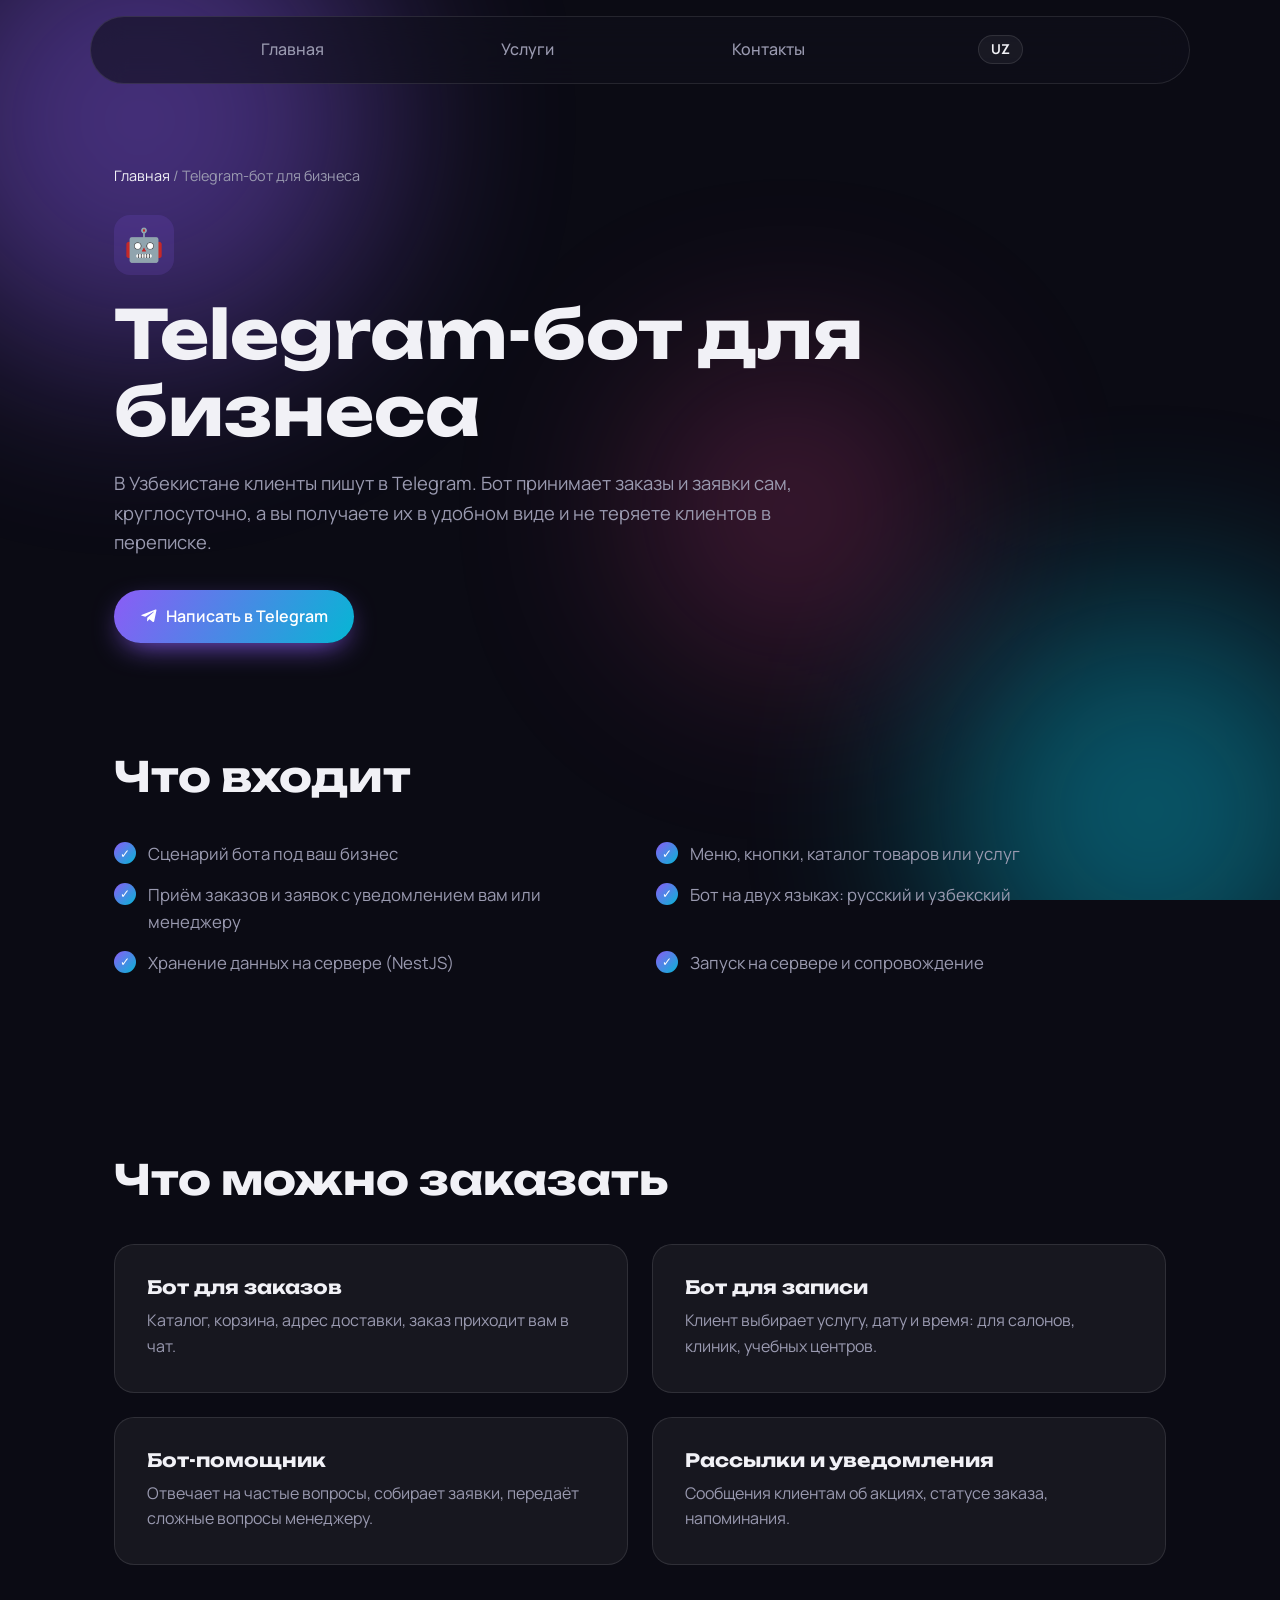
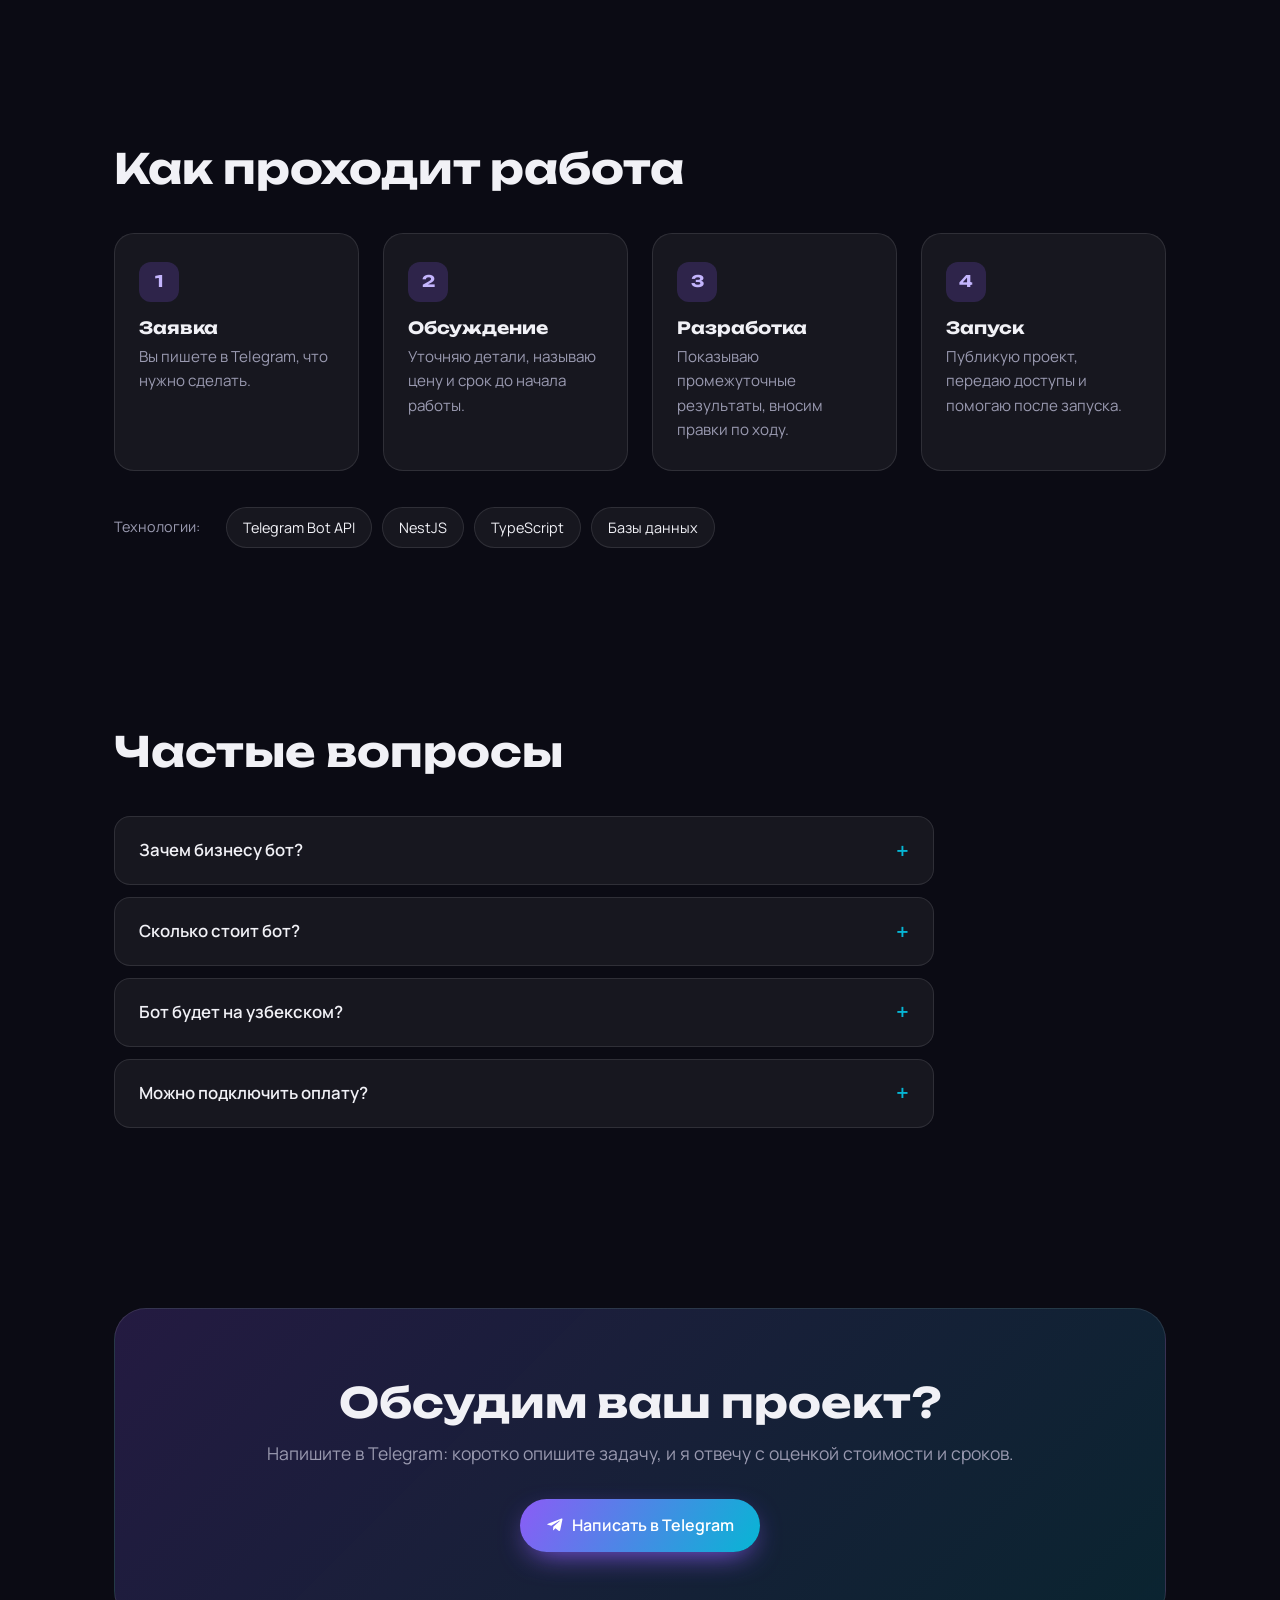
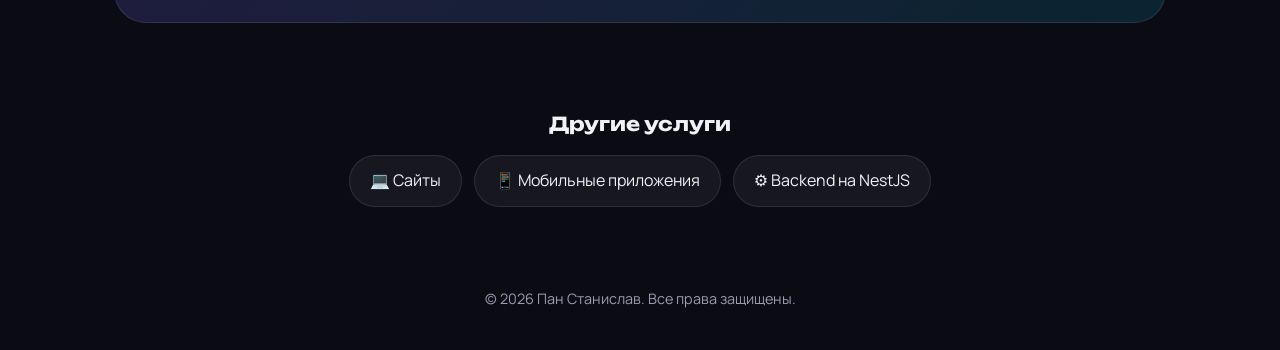
<file: telegram-bot/index.html>
<!doctype html>
<html lang="ru">
<head>
  <meta charset="utf-8">
  <meta name="viewport" content="width=device-width, initial-scale=1">
  <title>Telegram-бот для бизнеса на заказ — заказы, запись, оплата | IT на заказ</title>
  <meta name="description" content="Разработка Telegram-ботов для бизнеса в Ташкенте: приём заказов, запись клиентов, каталог, уведомления, рассылки. Бот на русском и узбекском языке.">
  <meta name="theme-color" content="#0b0b14">
  <link rel="canonical" href="https://dark0magic.github.io/telegram-bot/">
  <link rel="alternate" hreflang="ru" href="https://dark0magic.github.io/telegram-bot/">
  <link rel="alternate" hreflang="uz" href="https://dark0magic.github.io/uz/telegram-bot/">
  <link rel="alternate" hreflang="x-default" href="https://dark0magic.github.io/telegram-bot/">
  <meta property="og:type" content="website">
  <meta property="og:url" content="https://dark0magic.github.io/telegram-bot/">
  <meta property="og:title" content="Telegram-бот для бизнеса на заказ — заказы, запись, оплата | IT на заказ">
  <meta property="og:description" content="Разработка Telegram-ботов для бизнеса в Ташкенте: приём заказов, запись клиентов, каталог, уведомления, рассылки. Бот на русском и узбекском языке.">
  <meta property="og:locale" content="ru_RU">
  <meta property="og:site_name" content="IT на заказ">
  <meta name="application-name" content="IT на заказ">
  <link rel="icon" href="/favicon.svg" type="image/svg+xml">
  <link rel="icon" href="/favicon-192.png" type="image/png" sizes="192x192">
  <link rel="apple-touch-icon" href="/apple-touch-icon.png">
  <script>document.documentElement.classList.add('js')</script>
  <link rel="preconnect" href="https://fonts.googleapis.com">
  <link rel="preconnect" href="https://fonts.gstatic.com" crossorigin>
  <link href="https://fonts.googleapis.com/css2?family=Manrope:wght@400;500;600;800&family=Unbounded:wght@500;700&display=swap" rel="stylesheet">
  <link rel="stylesheet" href="/style.css">
  <script type="application/ld+json">{"@context":"https://schema.org","@type":"Service","name":"Telegram-бот для бизнеса","description":"Разработка Telegram-ботов для бизнеса в Ташкенте: приём заказов, запись клиентов, каталог, уведомления, рассылки. Бот на русском и узбекском языке.","url":"https://dark0magic.github.io/telegram-bot/","areaServed":"Ташкент, Узбекистан","provider":{"@type":"Person","name":"Пан Станислав","url":"https://dark0magic.github.io/"}}</script>
  <script type="application/ld+json">{"@context":"https://schema.org","@type":"BreadcrumbList","itemListElement":[{"@type":"ListItem","position":1,"name":"Главная","item":"https://dark0magic.github.io/"},{"@type":"ListItem","position":2,"name":"Telegram-бот для бизнеса","item":"https://dark0magic.github.io/telegram-bot/"}]}</script>
</head>
<body>
  <div class="bg-blobs" aria-hidden="true">
    <span class="blob b1"></span><span class="blob b2"></span><span class="blob b3"></span>
  </div>

  <header class="nav">
    <nav class="nav-links">
      <a href="/">Главная</a>
      <a href="/#services">Услуги</a>
      <a href="#contact">Контакты</a>
      <a href="/uz/telegram-bot/" class="lang" hreflang="uz" title="Oʻzbekcha">UZ</a>
    </nav>
  </header>

  <main>
    <section class="page-hero reveal">
      <nav class="crumbs" aria-label="breadcrumbs"><a href="/">Главная</a> / <span>Telegram-бот для бизнеса</span></nav>
      <div class="icon">🤖</div>
      <h1>Telegram-бот для бизнеса</h1>
      <p class="lead">В Узбекистане клиенты пишут в Telegram. Бот принимает заказы и заявки сам, круглосуточно, а вы получаете их в удобном виде и не теряете клиентов в переписке.</p>
      <div class="hero-actions">
        <a href="https://t.me/iTProg_Stanislav" class="btn btn-primary btn-tg" target="_blank" rel="noopener"><svg viewBox="0 0 24 24" width="18" height="18" aria-hidden="true"><path fill="currentColor" d="M21.94 4.3 18.9 19.1c-.23 1.03-.83 1.28-1.69.8l-4.66-3.44-2.25 2.17c-.25.25-.46.46-.94.46l.33-4.74 8.63-7.8c.38-.33-.08-.52-.58-.19L7.07 13.08 2.48 11.65c-1-.31-1.02-1 .21-1.48L20.6 3.26c.83-.31 1.56.19 1.34 1.04z"/></svg>Написать в Telegram</a>
      </div>
    </section>

    <section class="section">
      <h2 class="reveal">Что входит</h2>
      <ul class="checks reveal">
        <li>Сценарий бота под ваш бизнес</li>
        <li>Меню, кнопки, каталог товаров или услуг</li>
        <li>Приём заказов и заявок с уведомлением вам или менеджеру</li>
        <li>Бот на двух языках: русский и узбекский</li>
        <li>Хранение данных на сервере (NestJS)</li>
        <li>Запуск на сервере и сопровождение</li>
      </ul>
    </section>

    <section class="section">
      <h2 class="reveal">Что можно заказать</h2>
      <div class="grid grid-2">
        <article class="card reveal"><h3>Бот для заказов</h3><p>Каталог, корзина, адрес доставки, заказ приходит вам в чат.</p></article>
        <article class="card reveal"><h3>Бот для записи</h3><p>Клиент выбирает услугу, дату и время: для салонов, клиник, учебных центров.</p></article>
        <article class="card reveal"><h3>Бот-помощник</h3><p>Отвечает на частые вопросы, собирает заявки, передаёт сложные вопросы менеджеру.</p></article>
        <article class="card reveal"><h3>Рассылки и уведомления</h3><p>Сообщения клиентам об акциях, статусе заказа, напоминания.</p></article>
      </div>
    </section>

    <section class="section">
      <h2 class="reveal">Как проходит работа</h2>
      <ol class="steps">
        <li class="reveal"><h3>Заявка</h3><p>Вы пишете в Telegram, что нужно сделать.</p></li>
        <li class="reveal"><h3>Обсуждение</h3><p>Уточняю детали, называю цену и срок до начала работы.</p></li>
        <li class="reveal"><h3>Разработка</h3><p>Показываю промежуточные результаты, вносим правки по ходу.</p></li>
        <li class="reveal"><h3>Запуск</h3><p>Публикую проект, передаю доступы и помогаю после запуска.</p></li>
      </ol>
      <div class="tags reveal"><span class="tags-label">Технологии:</span><span>Telegram Bot API</span><span>NestJS</span><span>TypeScript</span><span>Базы данных</span></div>
    </section>

    <section class="section">
      <h2 class="reveal">Частые вопросы</h2>
      <div class="faq">
        <details class="reveal"><summary>Зачем бизнесу бот?</summary><p>Бот отвечает сразу и круглосуточно, не путает заказы и разгружает менеджера. Клиенту не нужно ничего устанавливать: Telegram у него уже есть.</p></details>
        <details class="reveal"><summary>Сколько стоит бот?</summary><p>Зависит от функций. Опишите, что бот должен делать, и я назову цену и срок до начала работы.</p></details>
        <details class="reveal"><summary>Бот будет на узбекском?</summary><p>Да, можно сделать бота на русском, узбекском или с выбором языка.</p></details>
        <details class="reveal"><summary>Можно подключить оплату?</summary><p>Это обсуждаем под задачу: какие платёжные сервисы нужны и как они подключаются.</p></details>
      </div>
    </section>

    <section class="section" id="contact">
      <div class="contact reveal">
        <h2>Обсудим ваш проект?</h2>
        <p>Напишите в Telegram: коротко опишите задачу, и я отвечу с оценкой стоимости и сроков.</p>
        <div class="contact-links">
          <a href="https://t.me/iTProg_Stanislav" class="btn btn-primary btn-tg" target="_blank" rel="noopener"><svg viewBox="0 0 24 24" width="18" height="18" aria-hidden="true"><path fill="currentColor" d="M21.94 4.3 18.9 19.1c-.23 1.03-.83 1.28-1.69.8l-4.66-3.44-2.25 2.17c-.25.25-.46.46-.94.46l.33-4.74 8.63-7.8c.38-.33-.08-.52-.58-.19L7.07 13.08 2.48 11.65c-1-.31-1.02-1 .21-1.48L20.6 3.26c.83-.31 1.56.19 1.34 1.04z"/></svg>Написать в Telegram</a>
        </div>
      </div>
    </section>

    <nav class="other-services reveal" aria-label="Другие услуги">
      <h2>Другие услуги</h2>
      <div><a href="/sayt-na-zakaz/">💻 Сайты</a><a href="/mobilnoe-prilozhenie/">📱 Мобильные приложения</a><a href="/backend-nestjs/">⚙️ Backend на NestJS</a></div>
    </nav>
  </main>

  <footer class="footer">© <span id="year"></span> Пан Станислав. Все права защищены.</footer>

  <script src="/script.js"></script>
</body>
</html>
</file>
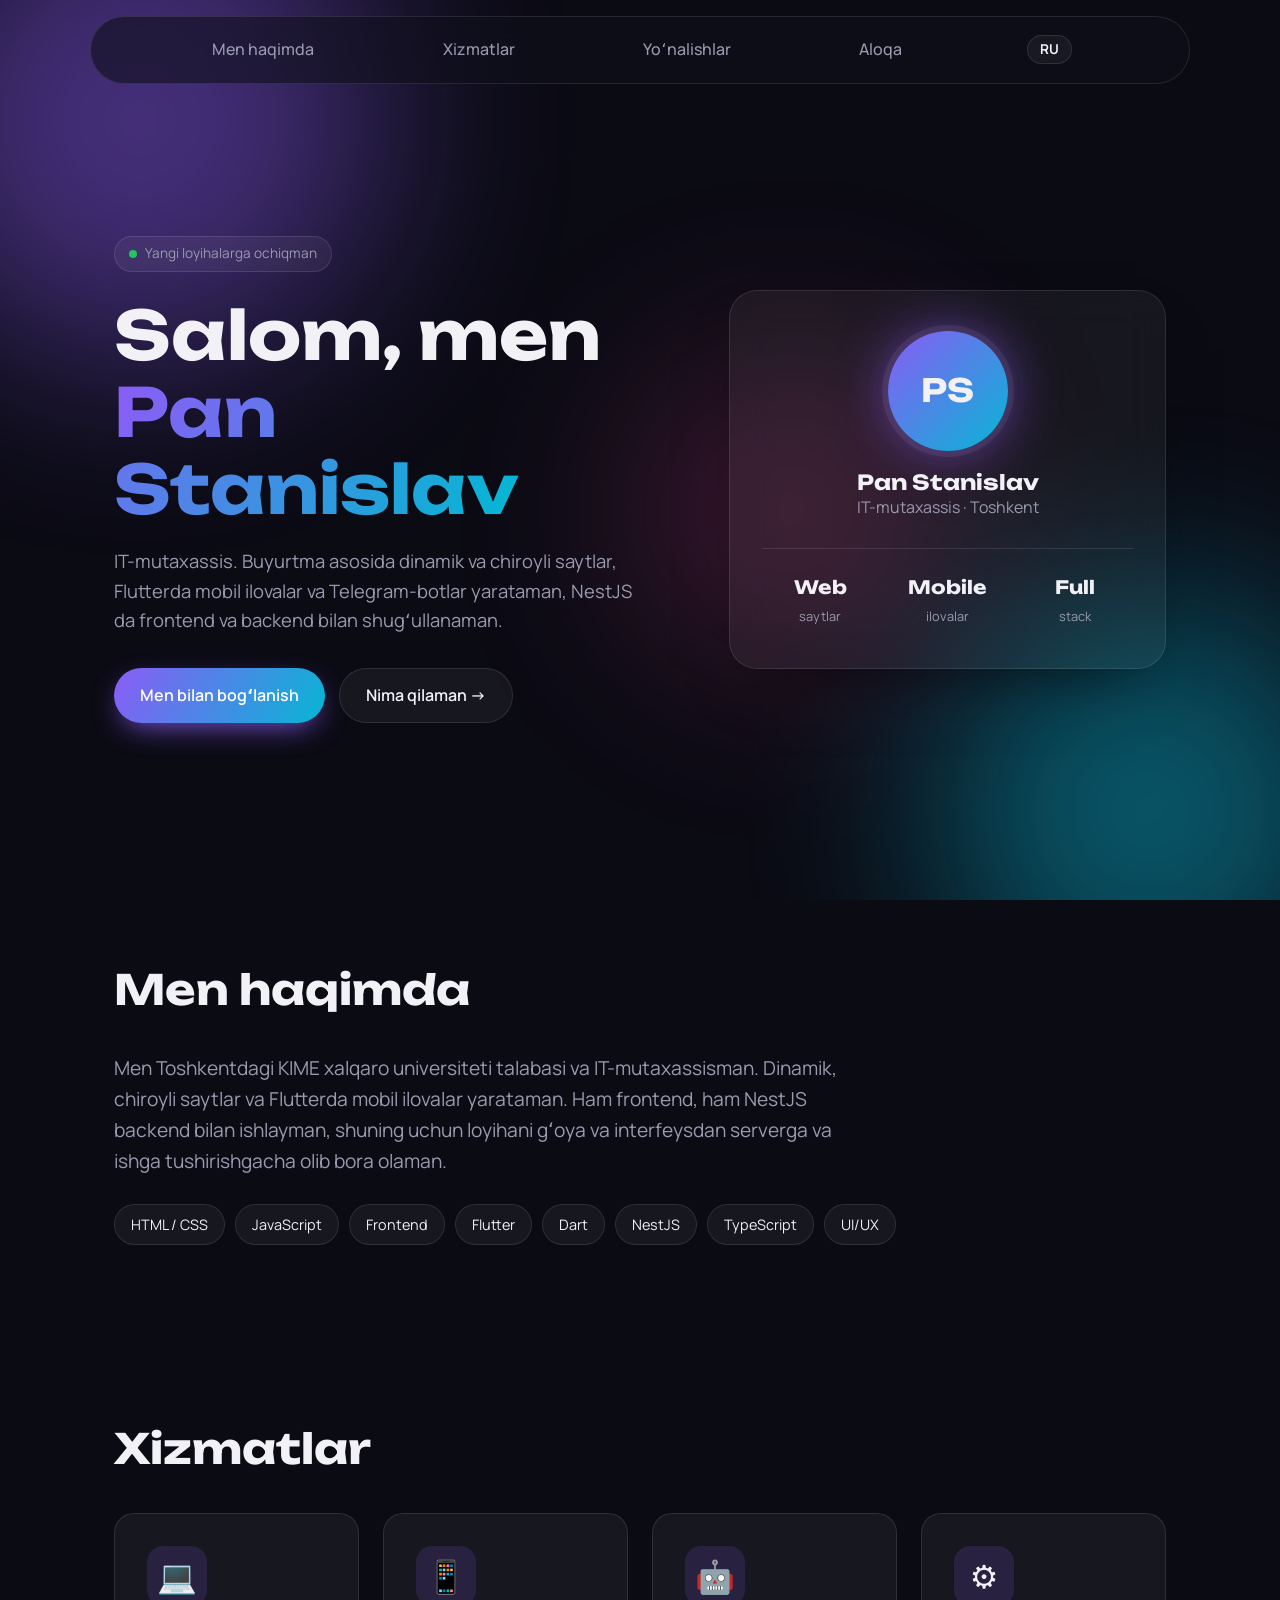
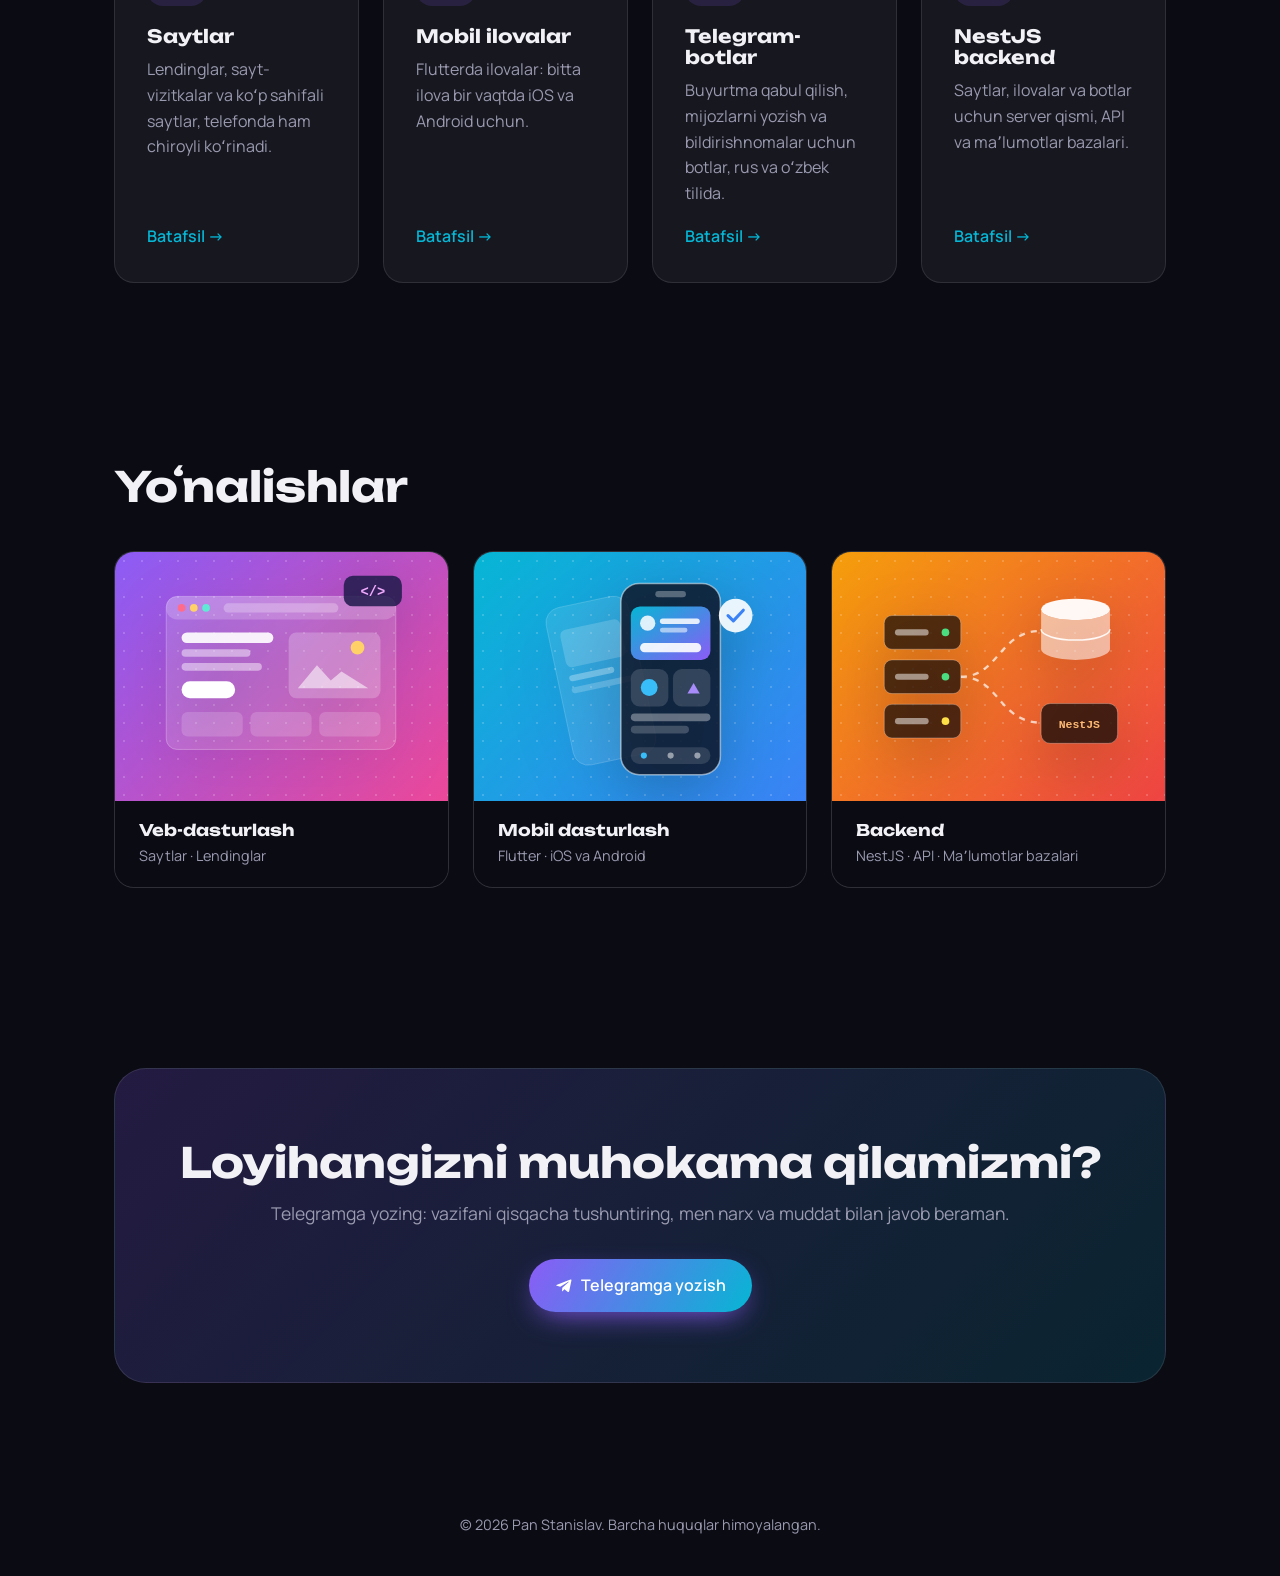
<file: uz/index.html>
<!doctype html>
<html lang="uz">
<head>
  <meta charset="utf-8">
  <meta name="viewport" content="width=device-width, initial-scale=1">
  <title>IT на заказ — sayt, mobil ilova va Telegram-bot yaratish | Pan Stanislav</title>
  <meta name="description" content="Pan Stanislav — Toshkentdagi IT-mutaxassis. Buyurtma asosida sayt yaratish, Flutterda mobil ilovalar, Telegram-botlar va NestJS backend.">
  <meta name="theme-color" content="#0b0b14">
  <link rel="canonical" href="https://dark0magic.github.io/uz/">
  <link rel="alternate" hreflang="uz" href="https://dark0magic.github.io/uz/">
  <link rel="alternate" hreflang="ru" href="https://dark0magic.github.io/">
  <link rel="alternate" hreflang="x-default" href="https://dark0magic.github.io/">
  <meta property="og:type" content="website">
  <meta property="og:url" content="https://dark0magic.github.io/uz/">
  <meta property="og:title" content="IT на заказ — sayt, mobil ilova va Telegram-bot yaratish | Pan Stanislav">
  <meta property="og:description" content="Pan Stanislav — Toshkentdagi IT-mutaxassis. Buyurtma asosida sayt yaratish, Flutterda mobil ilovalar, Telegram-botlar va NestJS backend.">
  <meta property="og:locale" content="uz_UZ">
  <meta property="og:site_name" content="IT на заказ">
  <meta name="application-name" content="IT на заказ">
  <link rel="icon" href="/favicon.svg" type="image/svg+xml">
  <link rel="icon" href="/favicon-192.png" type="image/png" sizes="192x192">
  <link rel="apple-touch-icon" href="/apple-touch-icon.png">
  <script>document.documentElement.classList.add('js')</script>
  <link rel="preconnect" href="https://fonts.googleapis.com">
  <link rel="preconnect" href="https://fonts.gstatic.com" crossorigin>
  <link href="https://fonts.googleapis.com/css2?family=Manrope:wght@400;500;600;800&family=Unbounded:wght@500;700&display=swap" rel="stylesheet">
  <link rel="stylesheet" href="/style.css">
  <script type="application/ld+json">{"@context":"https://schema.org","@type":"WebSite","name":"IT на заказ","alternateName":["IT на заказ — Пан Станислав","IT buyurtma asosida"],"url":"https://dark0magic.github.io/"}</script>
</head>
<body>
  <div class="bg-blobs" aria-hidden="true">
    <span class="blob b1"></span><span class="blob b2"></span><span class="blob b3"></span>
  </div>

  <header class="nav">
    <nav class="nav-links">
      <a href="#about">Men haqimda</a>
      <a href="#services">Xizmatlar</a>
      <a href="#works">Yoʻnalishlar</a>
      <a href="#contact">Aloqa</a>
      <a href="/" class="lang" hreflang="ru" title="Русский">RU</a>
    </nav>
  </header>

  <main id="top">
    <!-- Hero -->
    <section class="hero">
      <div class="hero-text reveal">
        <p class="badge"><span class="dot"></span> Yangi loyihalarga ochiqman</p>
        <h1>Salom, men <span class="grad">Pan Stanislav</span></h1>
        <p class="lead">IT-mutaxassis. Buyurtma asosida dinamik va chiroyli saytlar, Flutterda mobil ilovalar va Telegram-botlar yarataman, NestJS da frontend va backend bilan shugʻullanaman.</p>
        <div class="hero-actions">
          <a href="#contact" class="btn btn-primary">Men bilan bogʻlanish</a>
          <a href="#services" class="btn btn-ghost">Nima qilaman →</a>
        </div>
      </div>
      <div class="hero-card reveal">
        <div class="avatar">PS</div>
        <h3>Pan Stanislav</h3>
        <p>IT-mutaxassis · Toshkent</p>
        <div class="stats">
          <div><b>Web</b><span>saytlar</span></div>
          <div><b>Mobile</b><span>ilovalar</span></div>
          <div><b>Full</b><span>stack</span></div>
        </div>
      </div>
    </section>

    <!-- About -->
    <section class="section" id="about">
      <h2 class="reveal">Men haqimda</h2>
      <div class="about reveal">
        <p>Men Toshkentdagi KIME xalqaro universiteti talabasi va IT-mutaxassisman. Dinamik, chiroyli saytlar va Flutterda mobil ilovalar yarataman. Ham frontend, ham NestJS backend bilan ishlayman, shuning uchun loyihani gʻoya va interfeysdan serverga va ishga tushirishgacha olib bora olaman.</p>
        <div class="tags">
          <span>HTML / CSS</span><span>JavaScript</span><span>Frontend</span><span>Flutter</span><span>Dart</span><span>NestJS</span><span>TypeScript</span><span>UI/UX</span>
        </div>
      </div>
    </section>

    <!-- Services -->
    <section class="section" id="services">
      <h2 class="reveal">Xizmatlar</h2>
      <div class="grid services">
        <a class="card reveal" href="/uz/sayt-yaratish/">
          <div class="icon">💻</div>
          <h3>Saytlar</h3>
          <p>Lendinglar, sayt-vizitkalar va koʻp sahifali saytlar, telefonda ham chiroyli koʻrinadi.</p>
          <span class="more">Batafsil →</span>
        </a>
        <a class="card reveal" href="/uz/mobil-ilova/">
          <div class="icon">📱</div>
          <h3>Mobil ilovalar</h3>
          <p>Flutterda ilovalar: bitta ilova bir vaqtda iOS va Android uchun.</p>
          <span class="more">Batafsil →</span>
        </a>
        <a class="card reveal" href="/uz/telegram-bot/">
          <div class="icon">🤖</div>
          <h3>Telegram-botlar</h3>
          <p>Buyurtma qabul qilish, mijozlarni yozish va bildirishnomalar uchun botlar, rus va oʻzbek tilida.</p>
          <span class="more">Batafsil →</span>
        </a>
        <a class="card reveal" href="/uz/backend/">
          <div class="icon">⚙️</div>
          <h3>NestJS backend</h3>
          <p>Saytlar, ilovalar va botlar uchun server qismi, API va maʼlumotlar bazalari.</p>
          <span class="more">Batafsil →</span>
        </a>
      </div>
    </section>

    <!-- Works -->
    <section class="section" id="works">
      <h2 class="reveal">Yoʻnalishlar</h2>
      <div class="grid works">
        <div class="work reveal"><div class="work-img w1"><svg viewBox="0 0 400 300" aria-hidden="true">
            <g class="float">
              <rect x="50" y="45" width="300" height="200" rx="14" fill="#fff" fill-opacity=".14" stroke="#fff" stroke-opacity=".35"/>
              <rect x="50" y="45" width="300" height="30" rx="14" fill="#fff" fill-opacity=".18"/>
              <circle cx="70" cy="60" r="5" fill="#ff6b8b"/><circle cx="86" cy="60" r="5" fill="#ffd166"/><circle cx="102" cy="60" r="5" fill="#5eead4"/>
              <rect x="125" y="54" width="150" height="12" rx="6" fill="#fff" fill-opacity=".25"/>
              <rect x="70" y="92" width="120" height="14" rx="7" fill="#fff" fill-opacity=".9"/>
              <rect x="70" y="114" width="90" height="10" rx="5" fill="#fff" fill-opacity=".45"/>
              <rect x="70" y="132" width="105" height="10" rx="5" fill="#fff" fill-opacity=".45"/>
              <rect x="70" y="156" width="70" height="22" rx="11" fill="#fff"/>
              <rect x="210" y="92" width="120" height="86" rx="10" fill="#fff" fill-opacity=".22"/>
              <path d="M222 165 l25-30 18 20 14-12 35 22z" fill="#fff" fill-opacity=".55"/>
              <circle cx="300" cy="112" r="9" fill="#ffd166"/>
              <rect x="70" y="196" width="80" height="32" rx="8" fill="#fff" fill-opacity=".16"/>
              <rect x="160" y="196" width="80" height="32" rx="8" fill="#fff" fill-opacity=".16"/>
              <rect x="250" y="196" width="80" height="32" rx="8" fill="#fff" fill-opacity=".16"/>
            </g>
            <g class="float-2"><rect x="282" y="18" width="76" height="40" rx="12" fill="#1e1b4b" fill-opacity=".85"/>
              <text x="320" y="45" text-anchor="middle" font-family="monospace" font-size="18" font-weight="700" fill="#f0abfc">&lt;/&gt;</text></g>
          </svg></div><div class="work-info"><h3>Veb-dasturlash</h3><p>Saytlar · Lendinglar</p></div></div>
        <div class="work reveal"><div class="work-img w2"><svg viewBox="0 0 400 300" aria-hidden="true">
            <g transform="rotate(-12 150 160)" opacity=".55">
              <rect x="95" y="50" width="110" height="210" rx="20" fill="#fff" fill-opacity=".18" stroke="#fff" stroke-opacity=".4"/>
              <rect x="110" y="80" width="80" height="50" rx="8" fill="#fff" fill-opacity=".35"/>
              <rect x="110" y="140" width="60" height="8" rx="4" fill="#fff" fill-opacity=".6"/>
              <rect x="110" y="156" width="80" height="8" rx="4" fill="#fff" fill-opacity=".4"/>
            </g>
            <g class="float">
              <rect x="175" y="28" width="130" height="250" rx="24" fill="#0f172a" fill-opacity=".85" stroke="#fff" stroke-opacity=".5" stroke-width="2"/>
              <rect x="220" y="38" width="40" height="8" rx="4" fill="#fff" fill-opacity=".3"/>
              <rect x="188" y="58" width="104" height="70" rx="12" fill="url(#mg)"/>
              <circle cx="210" cy="80" r="10" fill="#fff" fill-opacity=".85"/>
              <rect x="226" y="74" width="52" height="7" rx="3.5" fill="#fff" fill-opacity=".85"/>
              <rect x="226" y="86" width="36" height="6" rx="3" fill="#fff" fill-opacity=".55"/>
              <rect x="200" y="106" width="80" height="12" rx="6" fill="#fff" fill-opacity=".9"/>
              <rect x="188" y="140" width="49" height="49" rx="12" fill="#fff" fill-opacity=".14"/>
              <rect x="243" y="140" width="49" height="49" rx="12" fill="#fff" fill-opacity=".14"/>
              <circle cx="212" cy="164" r="11" fill="#38bdf8"/><path d="M262 172 l8-14 8 14z" fill="#a78bfa"/>
              <rect x="188" y="198" width="104" height="10" rx="5" fill="#fff" fill-opacity=".35"/>
              <rect x="188" y="214" width="76" height="10" rx="5" fill="#fff" fill-opacity=".2"/>
              <rect x="188" y="242" width="104" height="22" rx="11" fill="#fff" fill-opacity=".12"/>
              <circle cx="205" cy="253" r="4" fill="#38bdf8"/><circle cx="240" cy="253" r="4" fill="#fff" fill-opacity=".5"/><circle cx="275" cy="253" r="4" fill="#fff" fill-opacity=".5"/>
            </g>
            <g class="float-2"><circle cx="325" cy="70" r="22" fill="#fff" fill-opacity=".9"/><path d="M315 70 l7 7 13-14" stroke="#3b82f6" stroke-width="4" fill="none" stroke-linecap="round" stroke-linejoin="round"/></g>
            <defs><linearGradient id="mg" x1="0" y1="0" x2="1" y2="1"><stop offset="0" stop-color="#06b6d4"/><stop offset="1" stop-color="#8b5cf6"/></linearGradient></defs>
          </svg></div><div class="work-info"><h3>Mobil dasturlash</h3><p>Flutter · iOS va Android</p></div></div>
        <div class="work reveal"><div class="work-img w3"><svg viewBox="0 0 400 300" aria-hidden="true">
            <path class="flow" d="M150 150 C 200 150, 200 90, 255 90 M150 150 C 200 150, 200 210, 255 210" stroke="#fff" stroke-opacity=".7" stroke-width="3" fill="none" stroke-dasharray="8 8"/>
            <g class="float">
              <rect x="50" y="70" width="100" height="44" rx="10" fill="#1c0f0a" fill-opacity=".75" stroke="#fff" stroke-opacity=".35"/>
              <rect x="50" y="128" width="100" height="44" rx="10" fill="#1c0f0a" fill-opacity=".75" stroke="#fff" stroke-opacity=".35"/>
              <rect x="50" y="186" width="100" height="44" rx="10" fill="#1c0f0a" fill-opacity=".75" stroke="#fff" stroke-opacity=".35"/>
              <g fill="#fff" fill-opacity=".5"><rect x="64" y="88" width="44" height="8" rx="4"/><rect x="64" y="146" width="44" height="8" rx="4"/><rect x="64" y="204" width="44" height="8" rx="4"/></g>
              <circle class="led" cx="130" cy="92" r="5" fill="#4ade80"/><circle class="led" cx="130" cy="150" r="5" fill="#4ade80" style="animation-delay:.4s"/><circle class="led" cx="130" cy="208" r="5" fill="#fde047" style="animation-delay:.8s"/>
            </g>
            <g class="float-2">
              <ellipse cx="300" cy="62" rx="45" ry="14" fill="#fff" fill-opacity=".95"/>
              <path d="M255 62 v52 a45 14 0 0 0 90 0 v-52 a45 14 0 0 1 -90 0z" fill="#fff" fill-opacity=".55"/>
              <path d="M255 88 a45 14 0 0 0 90 0" stroke="#fff" stroke-opacity=".9" stroke-width="2" fill="none"/>
            </g>
            <g class="float">
              <rect x="255" y="185" width="100" height="52" rx="12" fill="#1c0f0a" fill-opacity=".8" stroke="#fff" stroke-opacity=".35"/>
              <text x="305" y="217" text-anchor="middle" font-family="monospace" font-size="15" font-weight="700" fill="#fdba74">NestJS</text>
            </g>
          </svg></div><div class="work-info"><h3>Backend</h3><p>NestJS · API · Maʼlumotlar bazalari</p></div></div>
      </div>
    </section>

    <!-- Contact -->
    <section class="section" id="contact">
      <div class="contact reveal">
        <h2>Loyihangizni muhokama qilamizmi?</h2>
        <p>Telegramga yozing: vazifani qisqacha tushuntiring, men narx va muddat bilan javob beraman.</p>
        <div class="contact-links">
          <a href="https://t.me/iTProg_Stanislav" class="btn btn-primary btn-tg" target="_blank" rel="noopener"><svg viewBox="0 0 24 24" width="18" height="18" aria-hidden="true"><path fill="currentColor" d="M21.94 4.3 18.9 19.1c-.23 1.03-.83 1.28-1.69.8l-4.66-3.44-2.25 2.17c-.25.25-.46.46-.94.46l.33-4.74 8.63-7.8c.38-.33-.08-.52-.58-.19L7.07 13.08 2.48 11.65c-1-.31-1.02-1 .21-1.48L20.6 3.26c.83-.31 1.56.19 1.34 1.04z"/></svg>Telegramga yozish</a>
        </div>
      </div>
    </section>
  </main>

  <footer class="footer">© <span id="year"></span> Pan Stanislav. Barcha huquqlar himoyalangan.</footer>

  <script src="/script.js"></script>
</body>
</html>
</file>
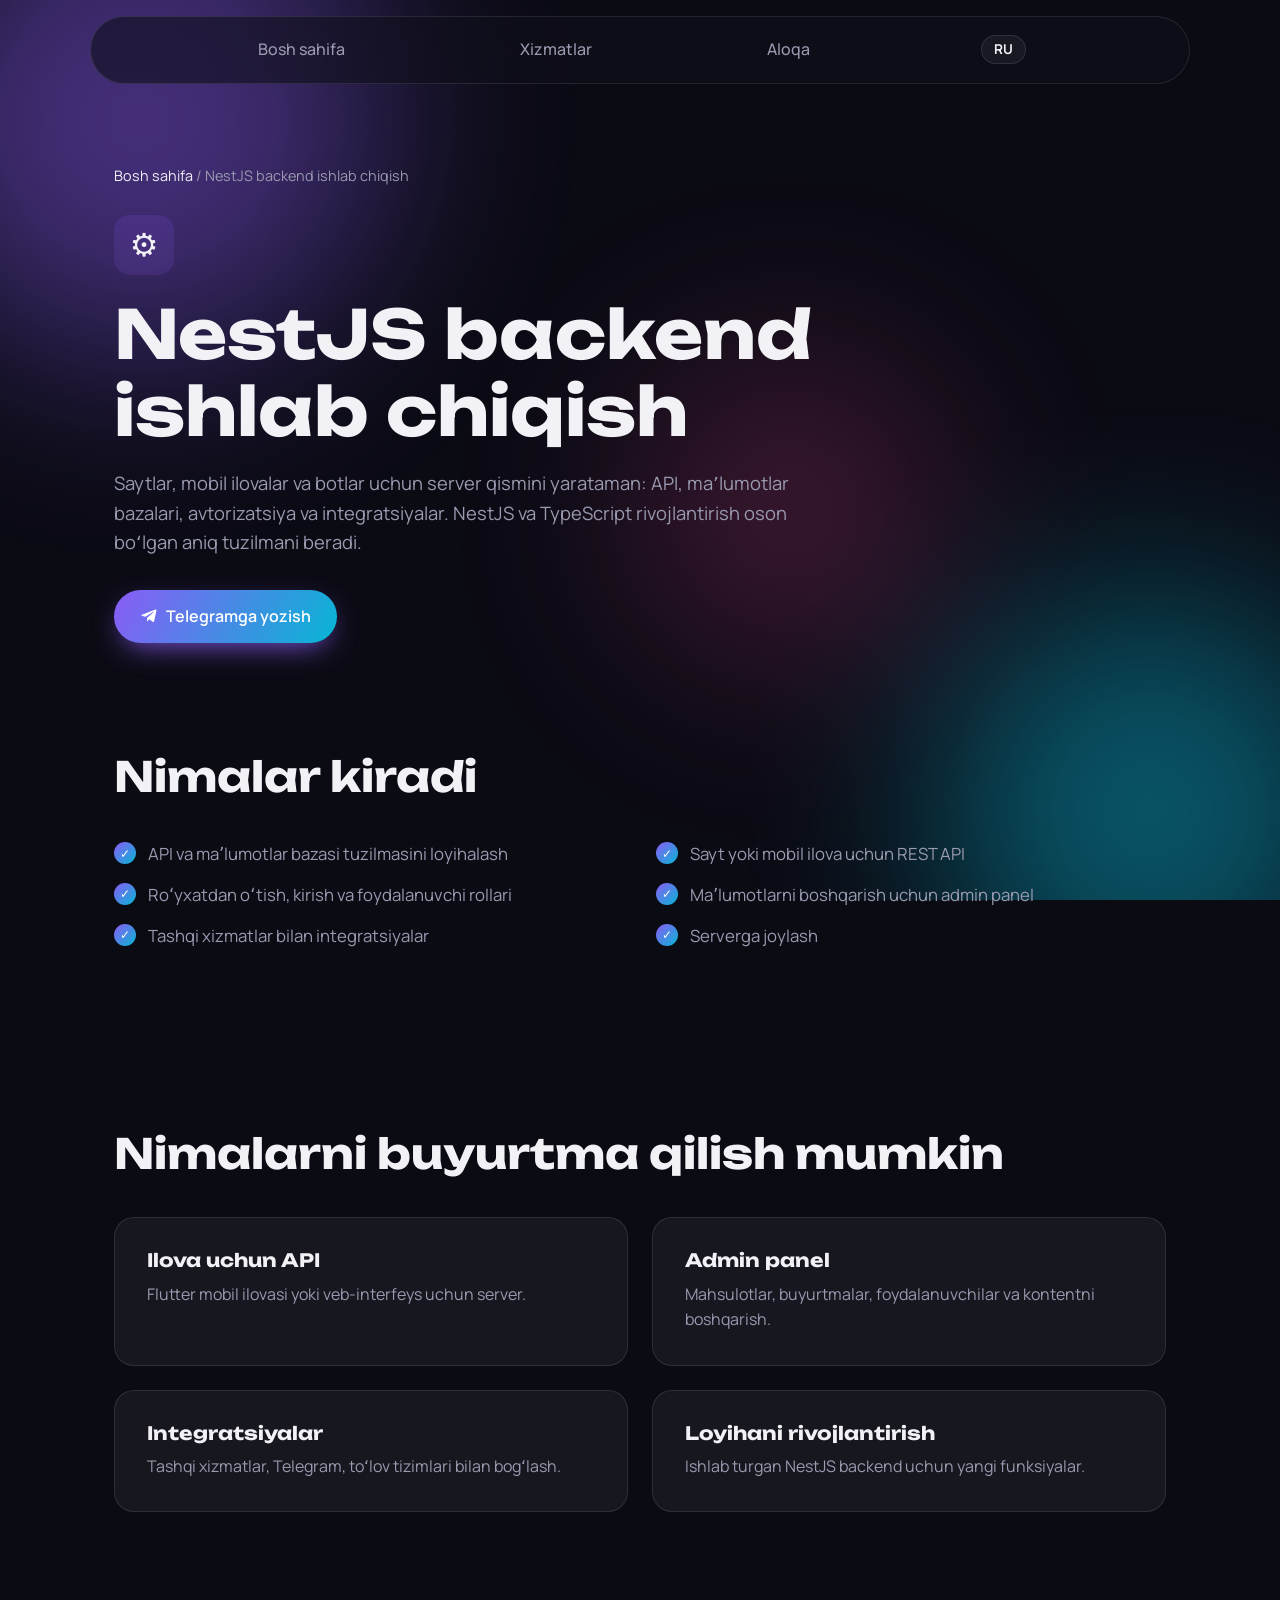
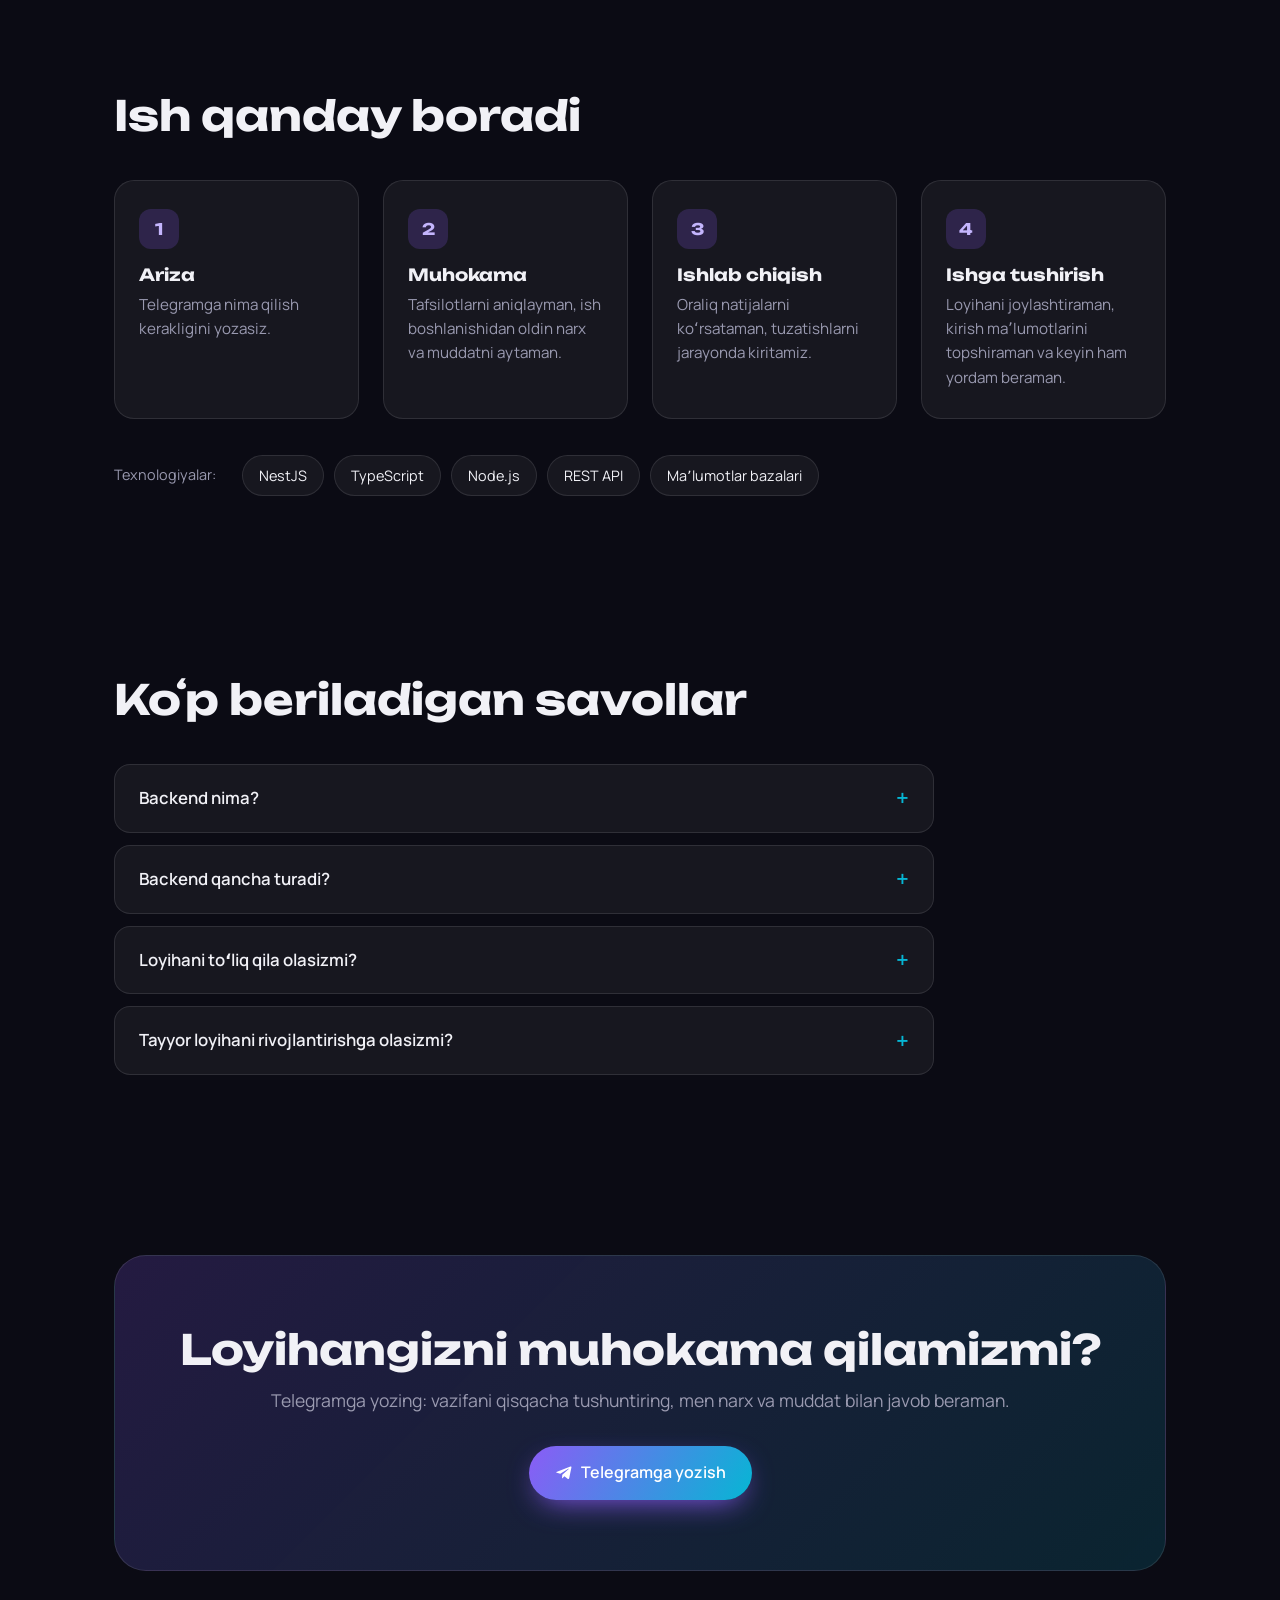
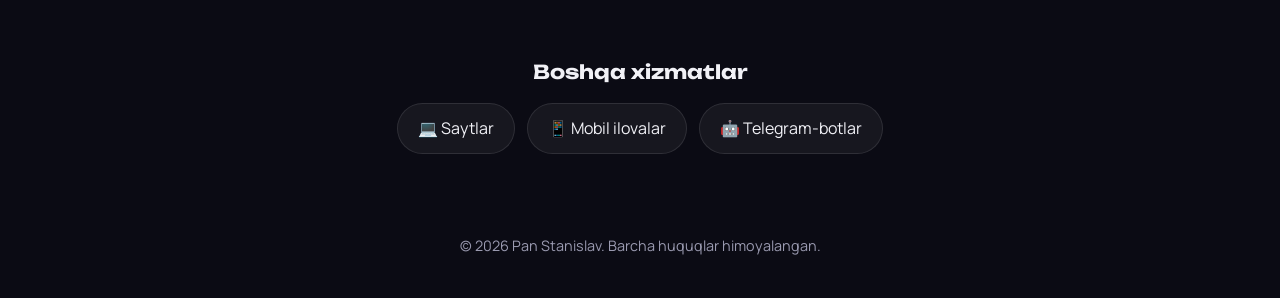
<file: uz/backend/index.html>
<!doctype html>
<html lang="uz">
<head>
  <meta charset="utf-8">
  <meta name="viewport" content="width=device-width, initial-scale=1">
  <title>NestJS backend ishlab chiqish — API, maʼlumotlar bazasi, admin panel | IT на заказ</title>
  <meta name="description" content="Toshkentda NestJS backend ishlab chiqish: REST API, maʼlumotlar bazalari, avtorizatsiya, admin panellar va saytlar, mobil ilovalar, Telegram-botlar uchun integratsiyalar.">
  <meta name="theme-color" content="#0b0b14">
  <link rel="canonical" href="https://dark0magic.github.io/uz/backend/">
  <link rel="alternate" hreflang="uz" href="https://dark0magic.github.io/uz/backend/">
  <link rel="alternate" hreflang="ru" href="https://dark0magic.github.io/backend-nestjs/">
  <link rel="alternate" hreflang="x-default" href="https://dark0magic.github.io/backend-nestjs/">
  <meta property="og:type" content="website">
  <meta property="og:url" content="https://dark0magic.github.io/uz/backend/">
  <meta property="og:title" content="NestJS backend ishlab chiqish — API, maʼlumotlar bazasi, admin panel | IT на заказ">
  <meta property="og:description" content="Toshkentda NestJS backend ishlab chiqish: REST API, maʼlumotlar bazalari, avtorizatsiya, admin panellar va saytlar, mobil ilovalar, Telegram-botlar uchun integratsiyalar.">
  <meta property="og:locale" content="uz_UZ">
  <meta property="og:site_name" content="IT на заказ">
  <meta name="application-name" content="IT на заказ">
  <link rel="icon" href="/favicon.svg" type="image/svg+xml">
  <link rel="icon" href="/favicon-192.png" type="image/png" sizes="192x192">
  <link rel="apple-touch-icon" href="/apple-touch-icon.png">
  <script>document.documentElement.classList.add('js')</script>
  <link rel="preconnect" href="https://fonts.googleapis.com">
  <link rel="preconnect" href="https://fonts.gstatic.com" crossorigin>
  <link href="https://fonts.googleapis.com/css2?family=Manrope:wght@400;500;600;800&family=Unbounded:wght@500;700&display=swap" rel="stylesheet">
  <link rel="stylesheet" href="/style.css">
  <script type="application/ld+json">{"@context":"https://schema.org","@type":"Service","name":"NestJS backend ishlab chiqish","description":"Toshkentda NestJS backend ishlab chiqish: REST API, maʼlumotlar bazalari, avtorizatsiya, admin panellar va saytlar, mobil ilovalar, Telegram-botlar uchun integratsiyalar.","url":"https://dark0magic.github.io/uz/backend/","areaServed":"Toshkent, Oʻzbekiston","provider":{"@type":"Person","name":"Pan Stanislav","url":"https://dark0magic.github.io/uz/"}}</script>
  <script type="application/ld+json">{"@context":"https://schema.org","@type":"BreadcrumbList","itemListElement":[{"@type":"ListItem","position":1,"name":"Bosh sahifa","item":"https://dark0magic.github.io/uz/"},{"@type":"ListItem","position":2,"name":"NestJS backend ishlab chiqish","item":"https://dark0magic.github.io/uz/backend/"}]}</script>
</head>
<body>
  <div class="bg-blobs" aria-hidden="true">
    <span class="blob b1"></span><span class="blob b2"></span><span class="blob b3"></span>
  </div>

  <header class="nav">
    <nav class="nav-links">
      <a href="/uz/">Bosh sahifa</a>
      <a href="/uz/#services">Xizmatlar</a>
      <a href="#contact">Aloqa</a>
      <a href="/backend-nestjs/" class="lang" hreflang="ru" title="Русский">RU</a>
    </nav>
  </header>

  <main>
    <section class="page-hero reveal">
      <nav class="crumbs" aria-label="breadcrumbs"><a href="/uz/">Bosh sahifa</a> / <span>NestJS backend ishlab chiqish</span></nav>
      <div class="icon">⚙️</div>
      <h1>NestJS backend ishlab chiqish</h1>
      <p class="lead">Saytlar, mobil ilovalar va botlar uchun server qismini yarataman: API, maʼlumotlar bazalari, avtorizatsiya va integratsiyalar. NestJS va TypeScript rivojlantirish oson boʻlgan aniq tuzilmani beradi.</p>
      <div class="hero-actions">
        <a href="https://t.me/iTProg_Stanislav" class="btn btn-primary btn-tg" target="_blank" rel="noopener"><svg viewBox="0 0 24 24" width="18" height="18" aria-hidden="true"><path fill="currentColor" d="M21.94 4.3 18.9 19.1c-.23 1.03-.83 1.28-1.69.8l-4.66-3.44-2.25 2.17c-.25.25-.46.46-.94.46l.33-4.74 8.63-7.8c.38-.33-.08-.52-.58-.19L7.07 13.08 2.48 11.65c-1-.31-1.02-1 .21-1.48L20.6 3.26c.83-.31 1.56.19 1.34 1.04z"/></svg>Telegramga yozish</a>
      </div>
    </section>

    <section class="section">
      <h2 class="reveal">Nimalar kiradi</h2>
      <ul class="checks reveal">
        <li>API va maʼlumotlar bazasi tuzilmasini loyihalash</li>
        <li>Sayt yoki mobil ilova uchun REST API</li>
        <li>Roʻyxatdan oʻtish, kirish va foydalanuvchi rollari</li>
        <li>Maʼlumotlarni boshqarish uchun admin panel</li>
        <li>Tashqi xizmatlar bilan integratsiyalar</li>
        <li>Serverga joylash</li>
      </ul>
    </section>

    <section class="section">
      <h2 class="reveal">Nimalarni buyurtma qilish mumkin</h2>
      <div class="grid grid-2">
        <article class="card reveal"><h3>Ilova uchun API</h3><p>Flutter mobil ilovasi yoki veb-interfeys uchun server.</p></article>
        <article class="card reveal"><h3>Admin panel</h3><p>Mahsulotlar, buyurtmalar, foydalanuvchilar va kontentni boshqarish.</p></article>
        <article class="card reveal"><h3>Integratsiyalar</h3><p>Tashqi xizmatlar, Telegram, toʻlov tizimlari bilan bogʻlash.</p></article>
        <article class="card reveal"><h3>Loyihani rivojlantirish</h3><p>Ishlab turgan NestJS backend uchun yangi funksiyalar.</p></article>
      </div>
    </section>

    <section class="section">
      <h2 class="reveal">Ish qanday boradi</h2>
      <ol class="steps">
        <li class="reveal"><h3>Ariza</h3><p>Telegramga nima qilish kerakligini yozasiz.</p></li>
        <li class="reveal"><h3>Muhokama</h3><p>Tafsilotlarni aniqlayman, ish boshlanishidan oldin narx va muddatni aytaman.</p></li>
        <li class="reveal"><h3>Ishlab chiqish</h3><p>Oraliq natijalarni koʻrsataman, tuzatishlarni jarayonda kiritamiz.</p></li>
        <li class="reveal"><h3>Ishga tushirish</h3><p>Loyihani joylashtiraman, kirish maʼlumotlarini topshiraman va keyin ham yordam beraman.</p></li>
      </ol>
      <div class="tags reveal"><span class="tags-label">Texnologiyalar:</span><span>NestJS</span><span>TypeScript</span><span>Node.js</span><span>REST API</span><span>Maʼlumotlar bazalari</span></div>
    </section>

    <section class="section">
      <h2 class="reveal">Koʻp beriladigan savollar</h2>
      <div class="faq">
        <details class="reveal"><summary>Backend nima?</summary><p>Bu server qismi: u maʼlumotlarni saqlaydi, foydalanuvchilarni tekshiradi va sayt, ilova yoki botga maʼlumot beradi.</p></details>
        <details class="reveal"><summary>Backend qancha turadi?</summary><p>Funksiyalar va integratsiyalar soniga bogʻliq. Vazifani yozing, ish boshlanishidan oldin narx va muddatni aytaman.</p></details>
        <details class="reveal"><summary>Loyihani toʻliq qila olasizmi?</summary><p>Ha: sayt interfeysi yoki Flutter ilova va NestJS backend, hammasi bitta qoʻlda.</p></details>
        <details class="reveal"><summary>Tayyor loyihani rivojlantirishga olasizmi?</summary><p>Ha, agar u NestJS yoki Node.js da boʻlsa: avval kodni koʻrib chiqaman va nima, qancha muddatda qilish mumkinligini aytaman.</p></details>
      </div>
    </section>

    <section class="section" id="contact">
      <div class="contact reveal">
        <h2>Loyihangizni muhokama qilamizmi?</h2>
        <p>Telegramga yozing: vazifani qisqacha tushuntiring, men narx va muddat bilan javob beraman.</p>
        <div class="contact-links">
          <a href="https://t.me/iTProg_Stanislav" class="btn btn-primary btn-tg" target="_blank" rel="noopener"><svg viewBox="0 0 24 24" width="18" height="18" aria-hidden="true"><path fill="currentColor" d="M21.94 4.3 18.9 19.1c-.23 1.03-.83 1.28-1.69.8l-4.66-3.44-2.25 2.17c-.25.25-.46.46-.94.46l.33-4.74 8.63-7.8c.38-.33-.08-.52-.58-.19L7.07 13.08 2.48 11.65c-1-.31-1.02-1 .21-1.48L20.6 3.26c.83-.31 1.56.19 1.34 1.04z"/></svg>Telegramga yozish</a>
        </div>
      </div>
    </section>

    <nav class="other-services reveal" aria-label="Boshqa xizmatlar">
      <h2>Boshqa xizmatlar</h2>
      <div><a href="/uz/sayt-yaratish/">💻 Saytlar</a><a href="/uz/mobil-ilova/">📱 Mobil ilovalar</a><a href="/uz/telegram-bot/">🤖 Telegram-botlar</a></div>
    </nav>
  </main>

  <footer class="footer">© <span id="year"></span> Pan Stanislav. Barcha huquqlar himoyalangan.</footer>

  <script src="/script.js"></script>
</body>
</html>
</file>
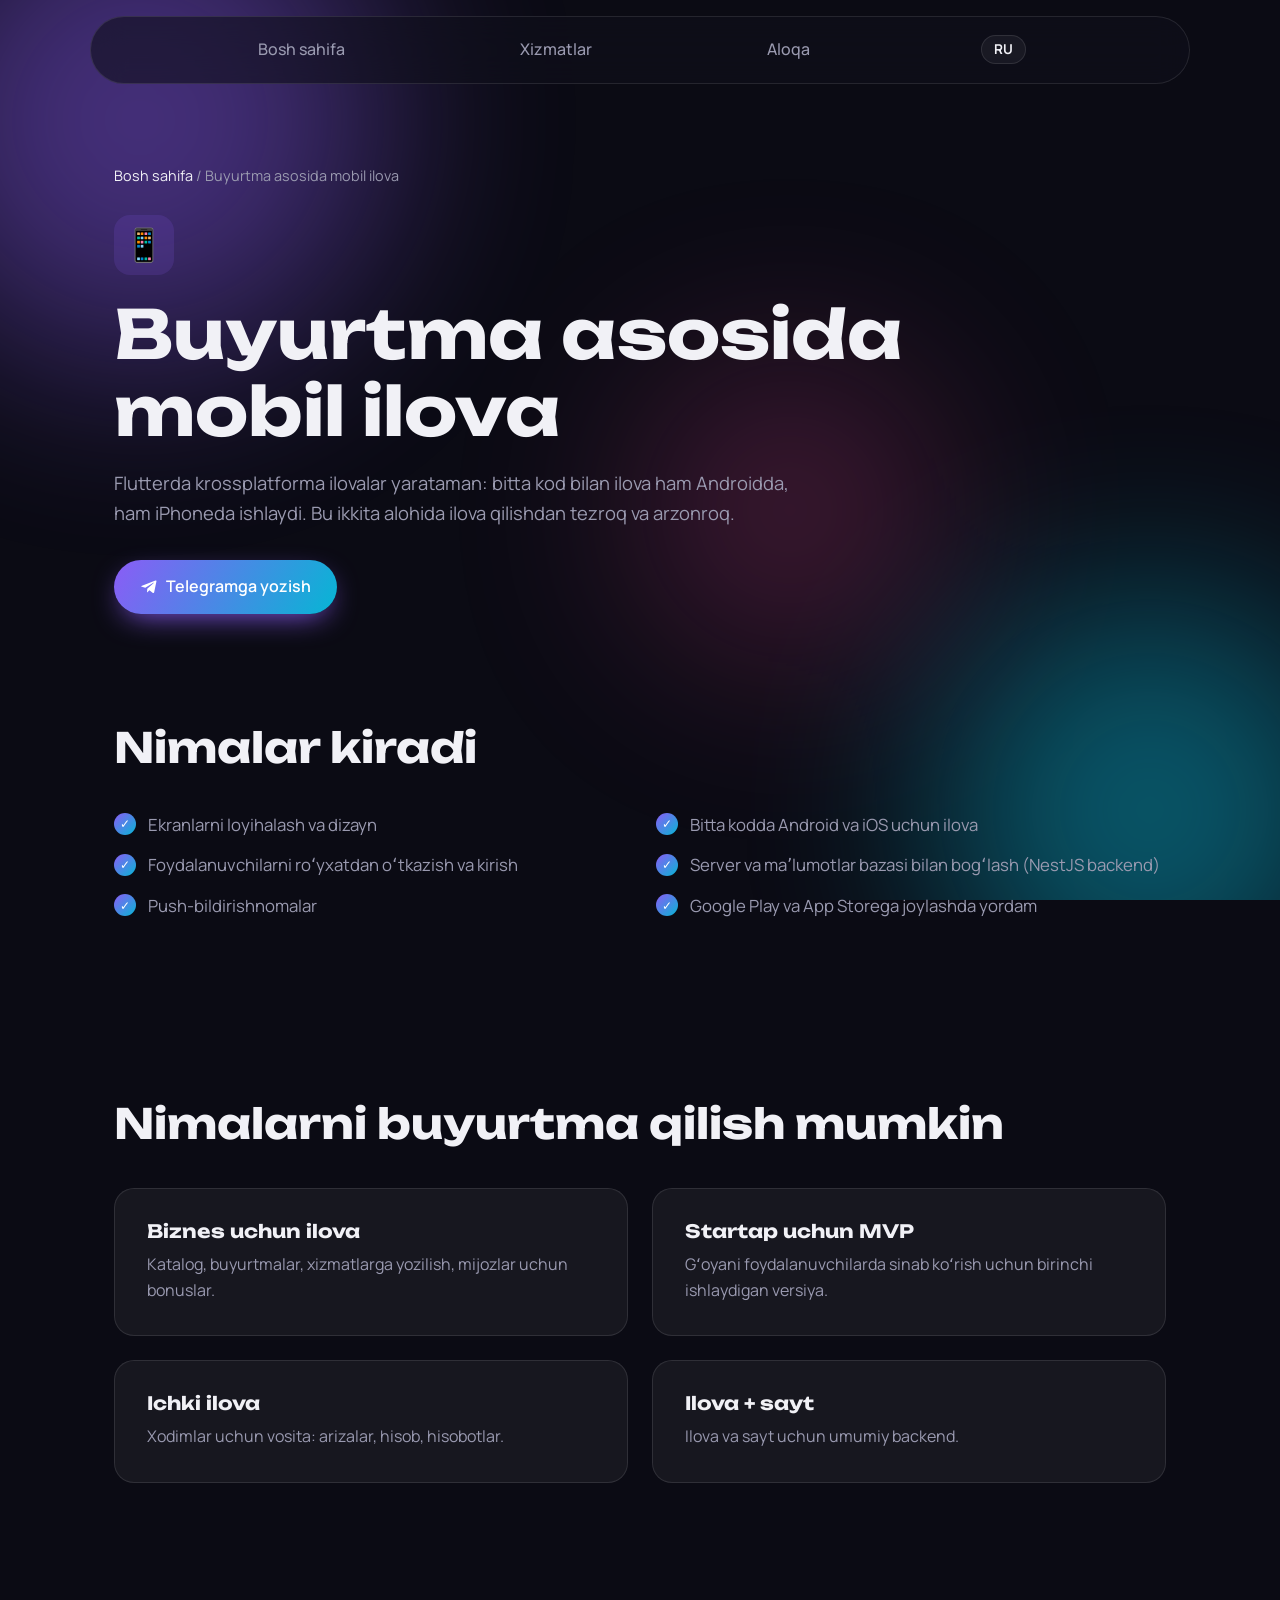
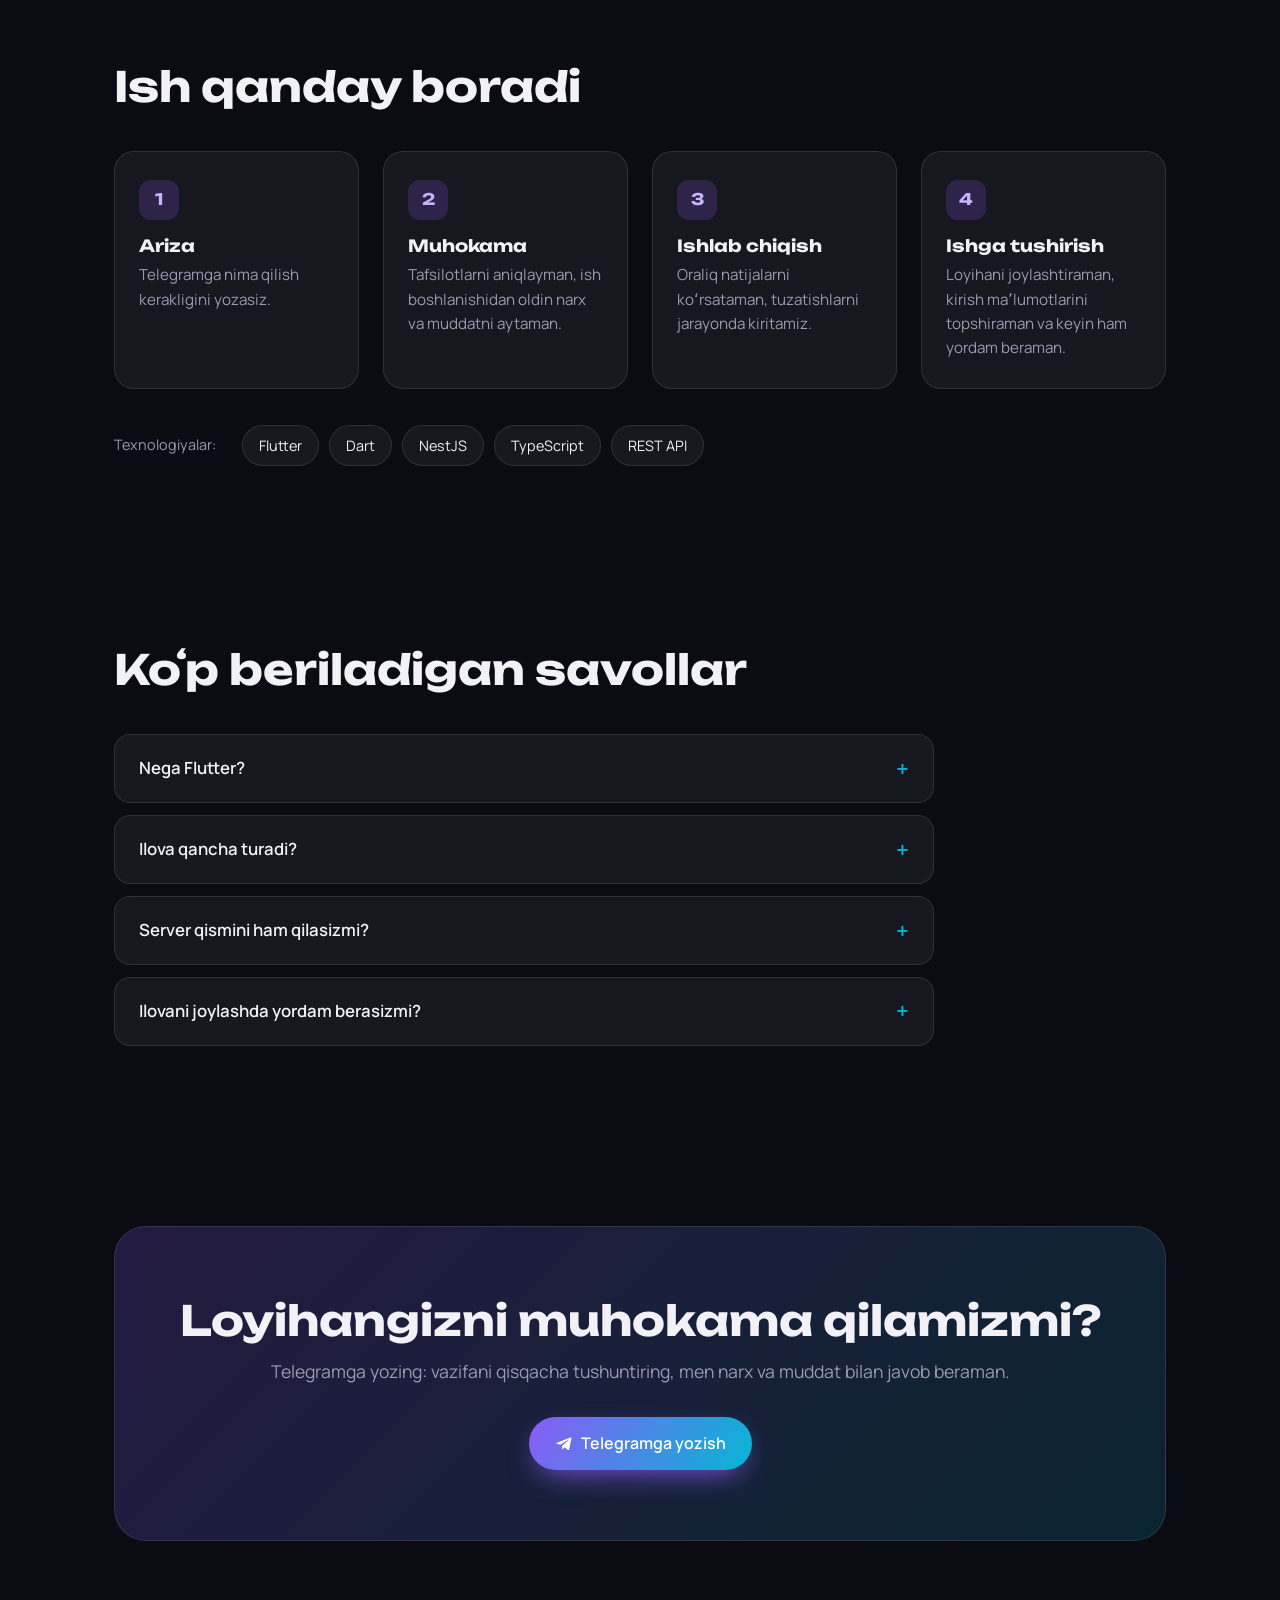
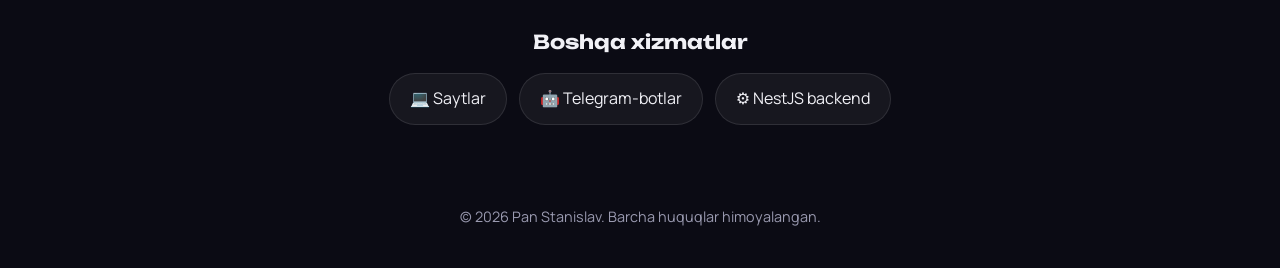
<file: uz/mobil-ilova/index.html>
<!doctype html>
<html lang="uz">
<head>
  <meta charset="utf-8">
  <meta name="viewport" content="width=device-width, initial-scale=1">
  <title>Buyurtma asosida mobil ilova yaratish — Flutter, iOS va Android | IT на заказ</title>
  <meta name="description" content="Toshkentda Flutterda mobil ilova yaratish: iOS va Android uchun bitta ilova. Ekranlar dizayni, backend, Google Play va App Storega joylash.">
  <meta name="theme-color" content="#0b0b14">
  <link rel="canonical" href="https://dark0magic.github.io/uz/mobil-ilova/">
  <link rel="alternate" hreflang="uz" href="https://dark0magic.github.io/uz/mobil-ilova/">
  <link rel="alternate" hreflang="ru" href="https://dark0magic.github.io/mobilnoe-prilozhenie/">
  <link rel="alternate" hreflang="x-default" href="https://dark0magic.github.io/mobilnoe-prilozhenie/">
  <meta property="og:type" content="website">
  <meta property="og:url" content="https://dark0magic.github.io/uz/mobil-ilova/">
  <meta property="og:title" content="Buyurtma asosida mobil ilova yaratish — Flutter, iOS va Android | IT на заказ">
  <meta property="og:description" content="Toshkentda Flutterda mobil ilova yaratish: iOS va Android uchun bitta ilova. Ekranlar dizayni, backend, Google Play va App Storega joylash.">
  <meta property="og:locale" content="uz_UZ">
  <meta property="og:site_name" content="IT на заказ">
  <meta name="application-name" content="IT на заказ">
  <link rel="icon" href="/favicon.svg" type="image/svg+xml">
  <link rel="icon" href="/favicon-192.png" type="image/png" sizes="192x192">
  <link rel="apple-touch-icon" href="/apple-touch-icon.png">
  <script>document.documentElement.classList.add('js')</script>
  <link rel="preconnect" href="https://fonts.googleapis.com">
  <link rel="preconnect" href="https://fonts.gstatic.com" crossorigin>
  <link href="https://fonts.googleapis.com/css2?family=Manrope:wght@400;500;600;800&family=Unbounded:wght@500;700&display=swap" rel="stylesheet">
  <link rel="stylesheet" href="/style.css">
  <script type="application/ld+json">{"@context":"https://schema.org","@type":"Service","name":"Buyurtma asosida mobil ilova","description":"Toshkentda Flutterda mobil ilova yaratish: iOS va Android uchun bitta ilova. Ekranlar dizayni, backend, Google Play va App Storega joylash.","url":"https://dark0magic.github.io/uz/mobil-ilova/","areaServed":"Toshkent, Oʻzbekiston","provider":{"@type":"Person","name":"Pan Stanislav","url":"https://dark0magic.github.io/uz/"}}</script>
  <script type="application/ld+json">{"@context":"https://schema.org","@type":"BreadcrumbList","itemListElement":[{"@type":"ListItem","position":1,"name":"Bosh sahifa","item":"https://dark0magic.github.io/uz/"},{"@type":"ListItem","position":2,"name":"Buyurtma asosida mobil ilova","item":"https://dark0magic.github.io/uz/mobil-ilova/"}]}</script>
</head>
<body>
  <div class="bg-blobs" aria-hidden="true">
    <span class="blob b1"></span><span class="blob b2"></span><span class="blob b3"></span>
  </div>

  <header class="nav">
    <nav class="nav-links">
      <a href="/uz/">Bosh sahifa</a>
      <a href="/uz/#services">Xizmatlar</a>
      <a href="#contact">Aloqa</a>
      <a href="/mobilnoe-prilozhenie/" class="lang" hreflang="ru" title="Русский">RU</a>
    </nav>
  </header>

  <main>
    <section class="page-hero reveal">
      <nav class="crumbs" aria-label="breadcrumbs"><a href="/uz/">Bosh sahifa</a> / <span>Buyurtma asosida mobil ilova</span></nav>
      <div class="icon">📱</div>
      <h1>Buyurtma asosida mobil ilova</h1>
      <p class="lead">Flutterda krossplatforma ilovalar yarataman: bitta kod bilan ilova ham Androidda, ham iPhoneda ishlaydi. Bu ikkita alohida ilova qilishdan tezroq va arzonroq.</p>
      <div class="hero-actions">
        <a href="https://t.me/iTProg_Stanislav" class="btn btn-primary btn-tg" target="_blank" rel="noopener"><svg viewBox="0 0 24 24" width="18" height="18" aria-hidden="true"><path fill="currentColor" d="M21.94 4.3 18.9 19.1c-.23 1.03-.83 1.28-1.69.8l-4.66-3.44-2.25 2.17c-.25.25-.46.46-.94.46l.33-4.74 8.63-7.8c.38-.33-.08-.52-.58-.19L7.07 13.08 2.48 11.65c-1-.31-1.02-1 .21-1.48L20.6 3.26c.83-.31 1.56.19 1.34 1.04z"/></svg>Telegramga yozish</a>
      </div>
    </section>

    <section class="section">
      <h2 class="reveal">Nimalar kiradi</h2>
      <ul class="checks reveal">
        <li>Ekranlarni loyihalash va dizayn</li>
        <li>Bitta kodda Android va iOS uchun ilova</li>
        <li>Foydalanuvchilarni roʻyxatdan oʻtkazish va kirish</li>
        <li>Server va maʼlumotlar bazasi bilan bogʻlash (NestJS backend)</li>
        <li>Push-bildirishnomalar</li>
        <li>Google Play va App Storega joylashda yordam</li>
      </ul>
    </section>

    <section class="section">
      <h2 class="reveal">Nimalarni buyurtma qilish mumkin</h2>
      <div class="grid grid-2">
        <article class="card reveal"><h3>Biznes uchun ilova</h3><p>Katalog, buyurtmalar, xizmatlarga yozilish, mijozlar uchun bonuslar.</p></article>
        <article class="card reveal"><h3>Startap uchun MVP</h3><p>Gʻoyani foydalanuvchilarda sinab koʻrish uchun birinchi ishlaydigan versiya.</p></article>
        <article class="card reveal"><h3>Ichki ilova</h3><p>Xodimlar uchun vosita: arizalar, hisob, hisobotlar.</p></article>
        <article class="card reveal"><h3>Ilova + sayt</h3><p>Ilova va sayt uchun umumiy backend.</p></article>
      </div>
    </section>

    <section class="section">
      <h2 class="reveal">Ish qanday boradi</h2>
      <ol class="steps">
        <li class="reveal"><h3>Ariza</h3><p>Telegramga nima qilish kerakligini yozasiz.</p></li>
        <li class="reveal"><h3>Muhokama</h3><p>Tafsilotlarni aniqlayman, ish boshlanishidan oldin narx va muddatni aytaman.</p></li>
        <li class="reveal"><h3>Ishlab chiqish</h3><p>Oraliq natijalarni koʻrsataman, tuzatishlarni jarayonda kiritamiz.</p></li>
        <li class="reveal"><h3>Ishga tushirish</h3><p>Loyihani joylashtiraman, kirish maʼlumotlarini topshiraman va keyin ham yordam beraman.</p></li>
      </ol>
      <div class="tags reveal"><span class="tags-label">Texnologiyalar:</span><span>Flutter</span><span>Dart</span><span>NestJS</span><span>TypeScript</span><span>REST API</span></div>
    </section>

    <section class="section">
      <h2 class="reveal">Koʻp beriladigan savollar</h2>
      <div class="faq">
        <details class="reveal"><summary>Nega Flutter?</summary><p>Flutterda bitta ilova ham Androidda, ham iOSda ishlaydi. Bu vaqt va byudjetni tejaydi, ilova esa nativ ilovadek koʻrinadi va ishlaydi.</p></details>
        <details class="reveal"><summary>Ilova qancha turadi?</summary><p>Ekranlar va funksiyalar soniga bogʻliq. Gʻoyangizni Telegramda yozing, ish boshlanishidan oldin narx va muddatni aytaman.</p></details>
        <details class="reveal"><summary>Server qismini ham qilasizmi?</summary><p>Ha, NestJS backendni oʻzim qilaman, shuning uchun ilova va server bitta qoʻlda yigʻiladi.</p></details>
        <details class="reveal"><summary>Ilovani joylashda yordam berasizmi?</summary><p>Ha, Google Play va App Storega joylashda yordam beraman.</p></details>
      </div>
    </section>

    <section class="section" id="contact">
      <div class="contact reveal">
        <h2>Loyihangizni muhokama qilamizmi?</h2>
        <p>Telegramga yozing: vazifani qisqacha tushuntiring, men narx va muddat bilan javob beraman.</p>
        <div class="contact-links">
          <a href="https://t.me/iTProg_Stanislav" class="btn btn-primary btn-tg" target="_blank" rel="noopener"><svg viewBox="0 0 24 24" width="18" height="18" aria-hidden="true"><path fill="currentColor" d="M21.94 4.3 18.9 19.1c-.23 1.03-.83 1.28-1.69.8l-4.66-3.44-2.25 2.17c-.25.25-.46.46-.94.46l.33-4.74 8.63-7.8c.38-.33-.08-.52-.58-.19L7.07 13.08 2.48 11.65c-1-.31-1.02-1 .21-1.48L20.6 3.26c.83-.31 1.56.19 1.34 1.04z"/></svg>Telegramga yozish</a>
        </div>
      </div>
    </section>

    <nav class="other-services reveal" aria-label="Boshqa xizmatlar">
      <h2>Boshqa xizmatlar</h2>
      <div><a href="/uz/sayt-yaratish/">💻 Saytlar</a><a href="/uz/telegram-bot/">🤖 Telegram-botlar</a><a href="/uz/backend/">⚙️ NestJS backend</a></div>
    </nav>
  </main>

  <footer class="footer">© <span id="year"></span> Pan Stanislav. Barcha huquqlar himoyalangan.</footer>

  <script src="/script.js"></script>
</body>
</html>
</file>
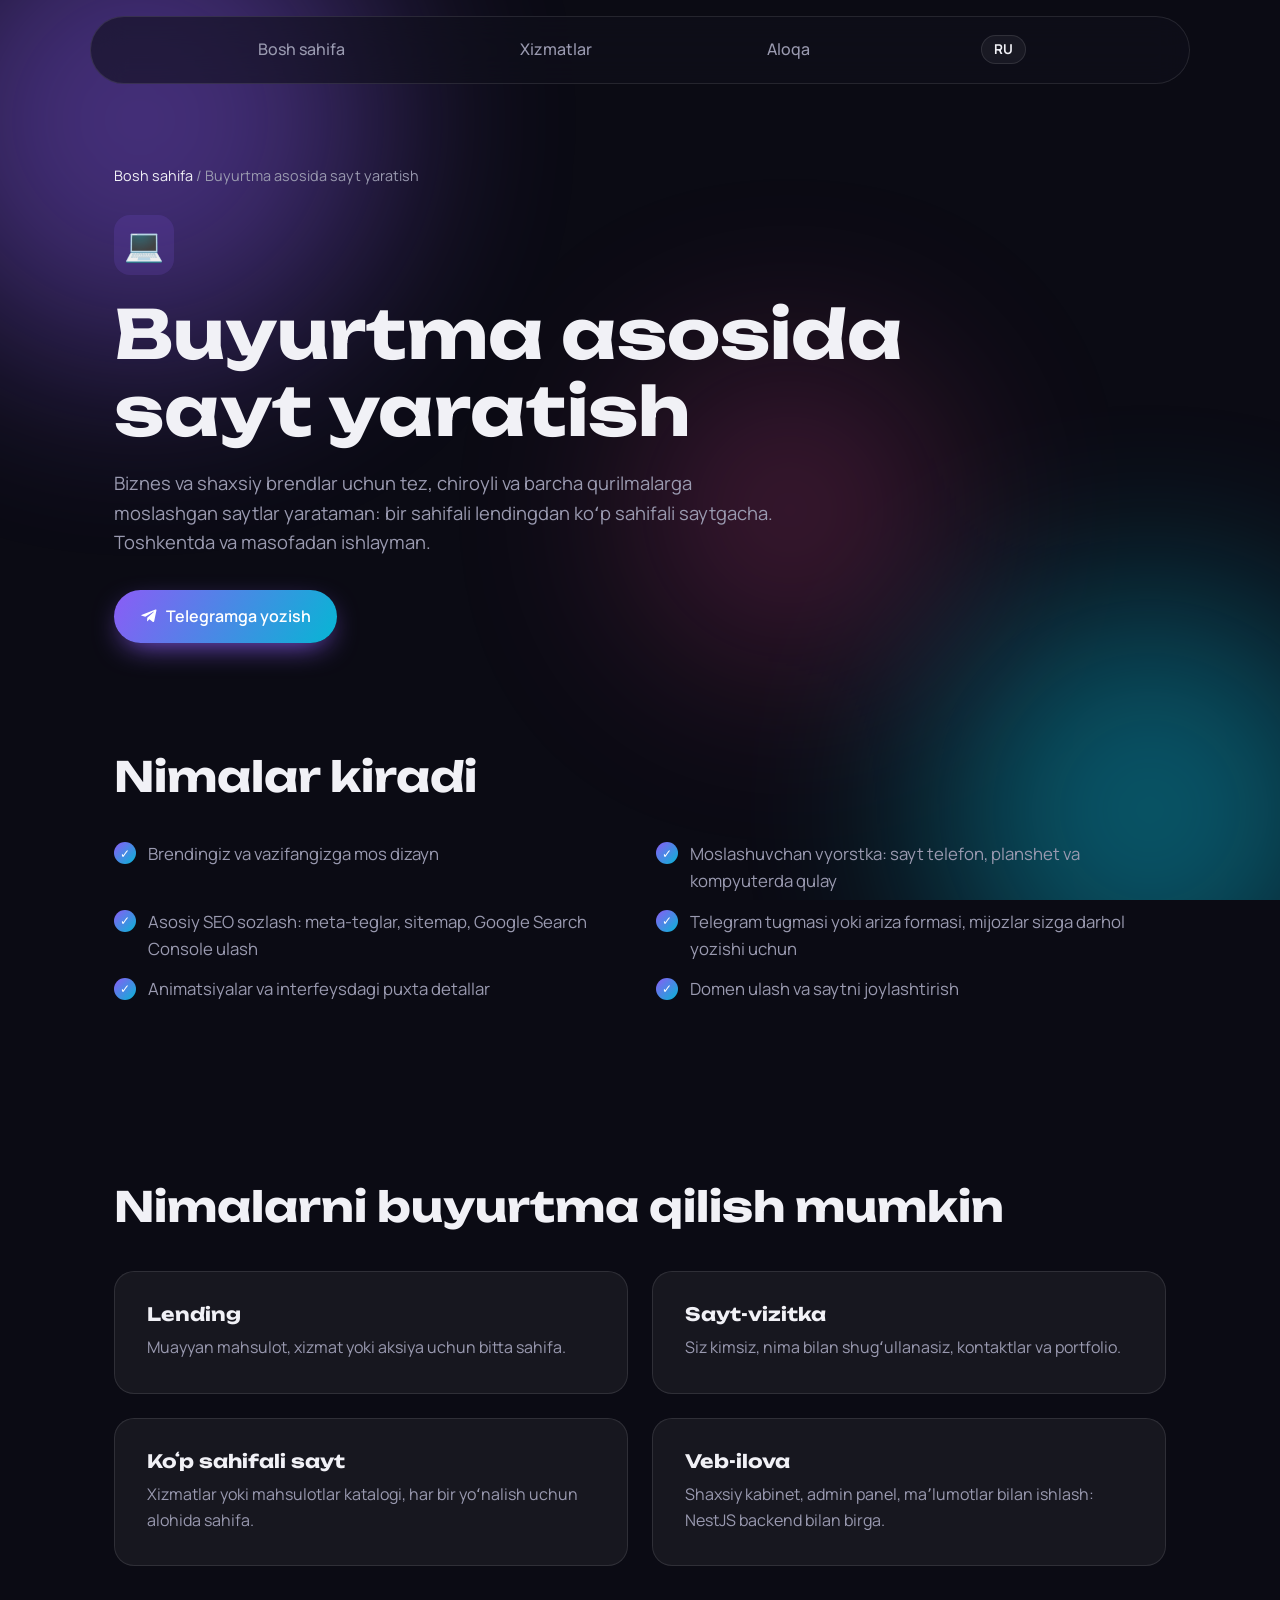
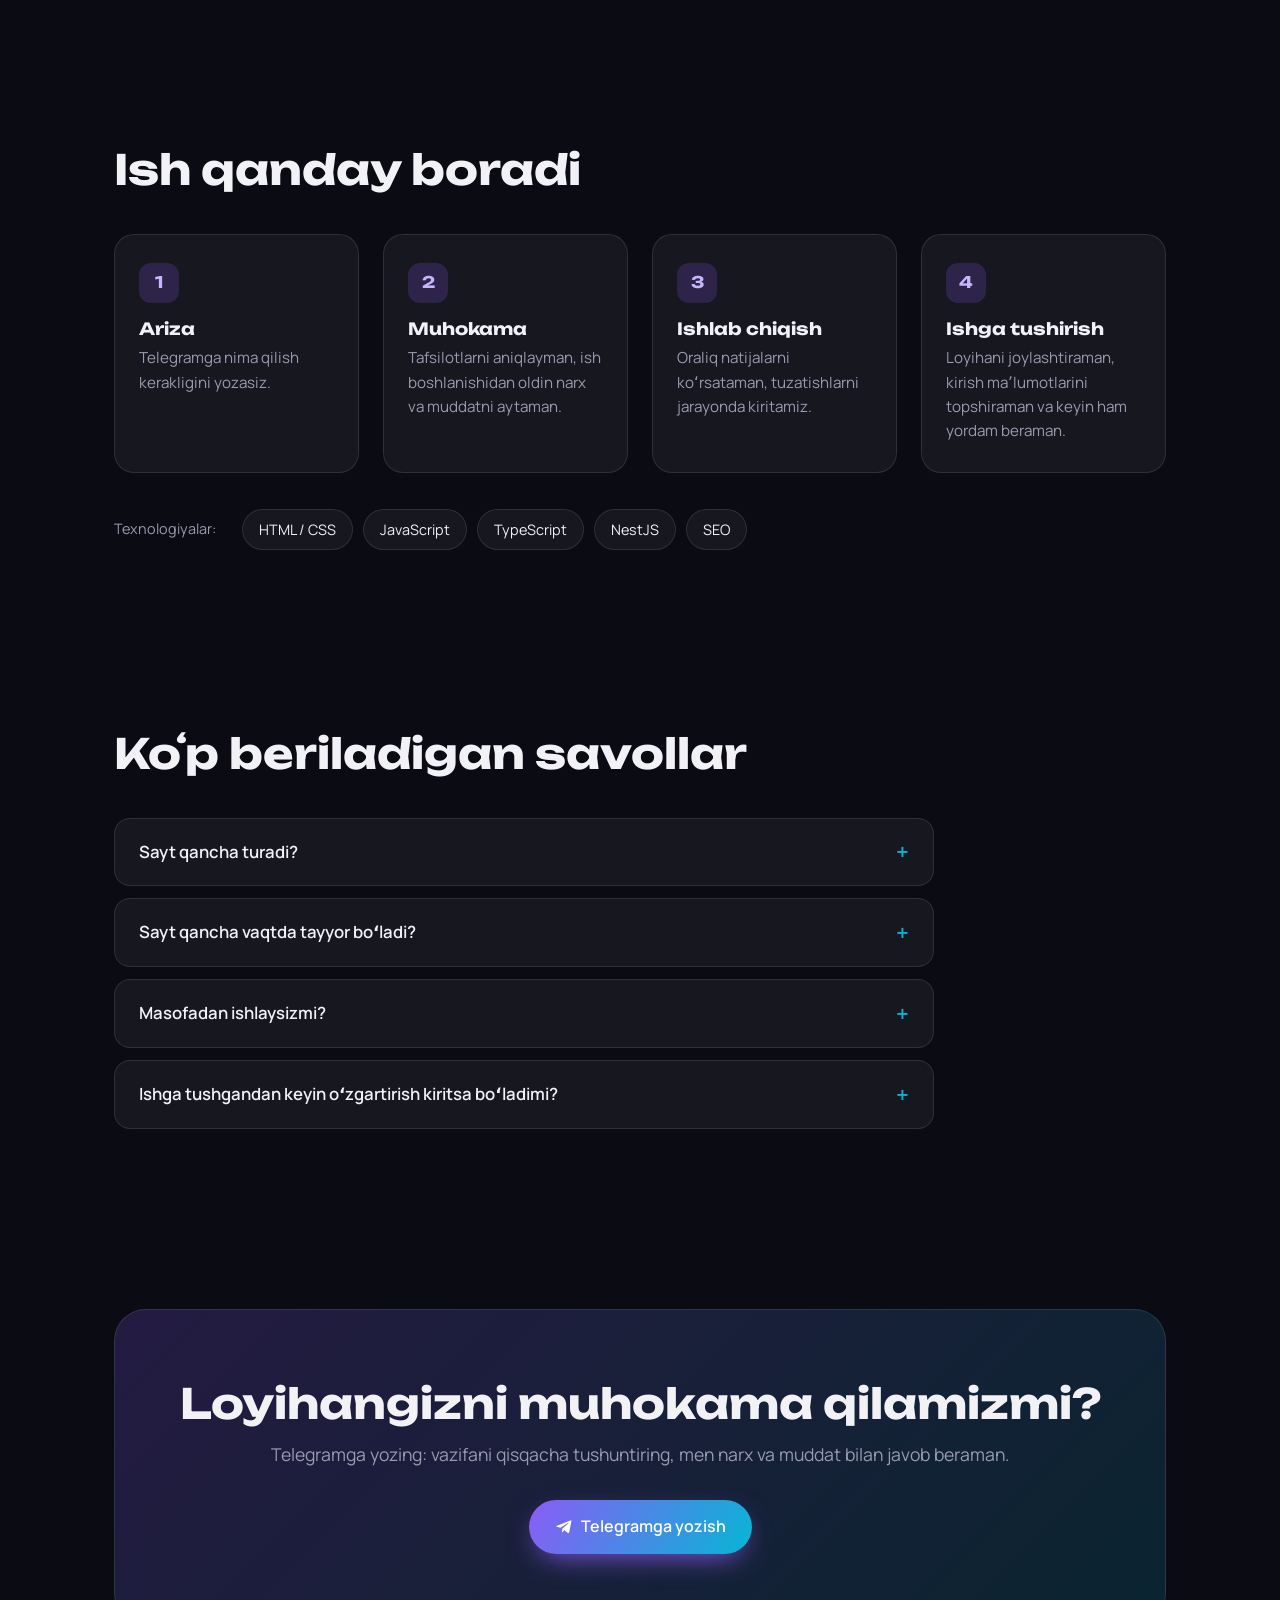
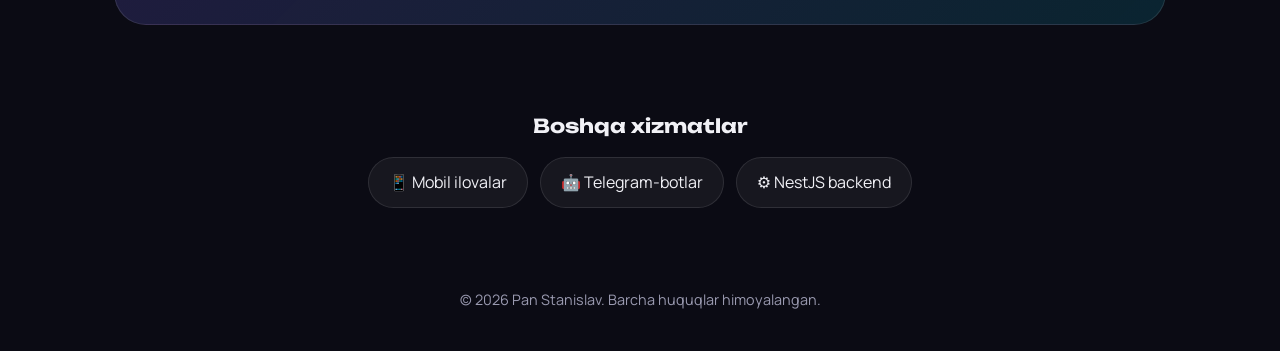
<file: uz/sayt-yaratish/index.html>
<!doctype html>
<html lang="uz">
<head>
  <meta charset="utf-8">
  <meta name="viewport" content="width=device-width, initial-scale=1">
  <title>Toshkentda sayt yaratish — lending, sayt-vizitka, koʻp sahifali sayt | IT на заказ</title>
  <meta name="description" content="Toshkentda va masofadan buyurtma asosida sayt yaratish: lending, sayt-vizitka, koʻp sahifali sayt. Telefonga moslashuv, SEO sozlash, domen ulash.">
  <meta name="theme-color" content="#0b0b14">
  <link rel="canonical" href="https://dark0magic.github.io/uz/sayt-yaratish/">
  <link rel="alternate" hreflang="uz" href="https://dark0magic.github.io/uz/sayt-yaratish/">
  <link rel="alternate" hreflang="ru" href="https://dark0magic.github.io/sayt-na-zakaz/">
  <link rel="alternate" hreflang="x-default" href="https://dark0magic.github.io/sayt-na-zakaz/">
  <meta property="og:type" content="website">
  <meta property="og:url" content="https://dark0magic.github.io/uz/sayt-yaratish/">
  <meta property="og:title" content="Toshkentda sayt yaratish — lending, sayt-vizitka, koʻp sahifali sayt | IT на заказ">
  <meta property="og:description" content="Toshkentda va masofadan buyurtma asosida sayt yaratish: lending, sayt-vizitka, koʻp sahifali sayt. Telefonga moslashuv, SEO sozlash, domen ulash.">
  <meta property="og:locale" content="uz_UZ">
  <meta property="og:site_name" content="IT на заказ">
  <meta name="application-name" content="IT на заказ">
  <link rel="icon" href="/favicon.svg" type="image/svg+xml">
  <link rel="icon" href="/favicon-192.png" type="image/png" sizes="192x192">
  <link rel="apple-touch-icon" href="/apple-touch-icon.png">
  <script>document.documentElement.classList.add('js')</script>
  <link rel="preconnect" href="https://fonts.googleapis.com">
  <link rel="preconnect" href="https://fonts.gstatic.com" crossorigin>
  <link href="https://fonts.googleapis.com/css2?family=Manrope:wght@400;500;600;800&family=Unbounded:wght@500;700&display=swap" rel="stylesheet">
  <link rel="stylesheet" href="/style.css">
  <script type="application/ld+json">{"@context":"https://schema.org","@type":"Service","name":"Buyurtma asosida sayt yaratish","description":"Toshkentda va masofadan buyurtma asosida sayt yaratish: lending, sayt-vizitka, koʻp sahifali sayt. Telefonga moslashuv, SEO sozlash, domen ulash.","url":"https://dark0magic.github.io/uz/sayt-yaratish/","areaServed":"Toshkent, Oʻzbekiston","provider":{"@type":"Person","name":"Pan Stanislav","url":"https://dark0magic.github.io/uz/"}}</script>
  <script type="application/ld+json">{"@context":"https://schema.org","@type":"BreadcrumbList","itemListElement":[{"@type":"ListItem","position":1,"name":"Bosh sahifa","item":"https://dark0magic.github.io/uz/"},{"@type":"ListItem","position":2,"name":"Buyurtma asosida sayt yaratish","item":"https://dark0magic.github.io/uz/sayt-yaratish/"}]}</script>
</head>
<body>
  <div class="bg-blobs" aria-hidden="true">
    <span class="blob b1"></span><span class="blob b2"></span><span class="blob b3"></span>
  </div>

  <header class="nav">
    <nav class="nav-links">
      <a href="/uz/">Bosh sahifa</a>
      <a href="/uz/#services">Xizmatlar</a>
      <a href="#contact">Aloqa</a>
      <a href="/sayt-na-zakaz/" class="lang" hreflang="ru" title="Русский">RU</a>
    </nav>
  </header>

  <main>
    <section class="page-hero reveal">
      <nav class="crumbs" aria-label="breadcrumbs"><a href="/uz/">Bosh sahifa</a> / <span>Buyurtma asosida sayt yaratish</span></nav>
      <div class="icon">💻</div>
      <h1>Buyurtma asosida sayt yaratish</h1>
      <p class="lead">Biznes va shaxsiy brendlar uchun tez, chiroyli va barcha qurilmalarga moslashgan saytlar yarataman: bir sahifali lendingdan koʻp sahifali saytgacha. Toshkentda va masofadan ishlayman.</p>
      <div class="hero-actions">
        <a href="https://t.me/iTProg_Stanislav" class="btn btn-primary btn-tg" target="_blank" rel="noopener"><svg viewBox="0 0 24 24" width="18" height="18" aria-hidden="true"><path fill="currentColor" d="M21.94 4.3 18.9 19.1c-.23 1.03-.83 1.28-1.69.8l-4.66-3.44-2.25 2.17c-.25.25-.46.46-.94.46l.33-4.74 8.63-7.8c.38-.33-.08-.52-.58-.19L7.07 13.08 2.48 11.65c-1-.31-1.02-1 .21-1.48L20.6 3.26c.83-.31 1.56.19 1.34 1.04z"/></svg>Telegramga yozish</a>
      </div>
    </section>

    <section class="section">
      <h2 class="reveal">Nimalar kiradi</h2>
      <ul class="checks reveal">
        <li>Brendingiz va vazifangizga mos dizayn</li>
        <li>Moslashuvchan vyorstka: sayt telefon, planshet va kompyuterda qulay</li>
        <li>Asosiy SEO sozlash: meta-teglar, sitemap, Google Search Console ulash</li>
        <li>Telegram tugmasi yoki ariza formasi, mijozlar sizga darhol yozishi uchun</li>
        <li>Animatsiyalar va interfeysdagi puxta detallar</li>
        <li>Domen ulash va saytni joylashtirish</li>
      </ul>
    </section>

    <section class="section">
      <h2 class="reveal">Nimalarni buyurtma qilish mumkin</h2>
      <div class="grid grid-2">
        <article class="card reveal"><h3>Lending</h3><p>Muayyan mahsulot, xizmat yoki aksiya uchun bitta sahifa.</p></article>
        <article class="card reveal"><h3>Sayt-vizitka</h3><p>Siz kimsiz, nima bilan shugʻullanasiz, kontaktlar va portfolio.</p></article>
        <article class="card reveal"><h3>Koʻp sahifali sayt</h3><p>Xizmatlar yoki mahsulotlar katalogi, har bir yoʻnalish uchun alohida sahifa.</p></article>
        <article class="card reveal"><h3>Veb-ilova</h3><p>Shaxsiy kabinet, admin panel, maʼlumotlar bilan ishlash: NestJS backend bilan birga.</p></article>
      </div>
    </section>

    <section class="section">
      <h2 class="reveal">Ish qanday boradi</h2>
      <ol class="steps">
        <li class="reveal"><h3>Ariza</h3><p>Telegramga nima qilish kerakligini yozasiz.</p></li>
        <li class="reveal"><h3>Muhokama</h3><p>Tafsilotlarni aniqlayman, ish boshlanishidan oldin narx va muddatni aytaman.</p></li>
        <li class="reveal"><h3>Ishlab chiqish</h3><p>Oraliq natijalarni koʻrsataman, tuzatishlarni jarayonda kiritamiz.</p></li>
        <li class="reveal"><h3>Ishga tushirish</h3><p>Loyihani joylashtiraman, kirish maʼlumotlarini topshiraman va keyin ham yordam beraman.</p></li>
      </ol>
      <div class="tags reveal"><span class="tags-label">Texnologiyalar:</span><span>HTML / CSS</span><span>JavaScript</span><span>TypeScript</span><span>NestJS</span><span>SEO</span></div>
    </section>

    <section class="section">
      <h2 class="reveal">Koʻp beriladigan savollar</h2>
      <div class="faq">
        <details class="reveal"><summary>Sayt qancha turadi?</summary><p>Narx hajm va murakkablikka bogʻliq. Nima kerakligini yozing, bir nechta savol beraman va ish boshlanishidan oldin narxni aytaman.</p></details>
        <details class="reveal"><summary>Sayt qancha vaqtda tayyor boʻladi?</summary><p>Muddatni vazifani muhokama qilgandan keyin aytaman. Lending eng tez tayyor boʻladi, koʻp sahifali saytga koʻproq vaqt kerak.</p></details>
        <details class="reveal"><summary>Masofadan ishlaysizmi?</summary><p>Ha. Men Toshkentdaman, lekin istalgan shahardagi mijozlar bilan ishlayman: hammasini Telegramda muhokama qilamiz.</p></details>
        <details class="reveal"><summary>Ishga tushgandan keyin oʻzgartirish kiritsa boʻladimi?</summary><p>Ha, joylashtirilgandan keyin ham tuzatish va yaxshilashlarda yordam beraman.</p></details>
      </div>
    </section>

    <section class="section" id="contact">
      <div class="contact reveal">
        <h2>Loyihangizni muhokama qilamizmi?</h2>
        <p>Telegramga yozing: vazifani qisqacha tushuntiring, men narx va muddat bilan javob beraman.</p>
        <div class="contact-links">
          <a href="https://t.me/iTProg_Stanislav" class="btn btn-primary btn-tg" target="_blank" rel="noopener"><svg viewBox="0 0 24 24" width="18" height="18" aria-hidden="true"><path fill="currentColor" d="M21.94 4.3 18.9 19.1c-.23 1.03-.83 1.28-1.69.8l-4.66-3.44-2.25 2.17c-.25.25-.46.46-.94.46l.33-4.74 8.63-7.8c.38-.33-.08-.52-.58-.19L7.07 13.08 2.48 11.65c-1-.31-1.02-1 .21-1.48L20.6 3.26c.83-.31 1.56.19 1.34 1.04z"/></svg>Telegramga yozish</a>
        </div>
      </div>
    </section>

    <nav class="other-services reveal" aria-label="Boshqa xizmatlar">
      <h2>Boshqa xizmatlar</h2>
      <div><a href="/uz/mobil-ilova/">📱 Mobil ilovalar</a><a href="/uz/telegram-bot/">🤖 Telegram-botlar</a><a href="/uz/backend/">⚙️ NestJS backend</a></div>
    </nav>
  </main>

  <footer class="footer">© <span id="year"></span> Pan Stanislav. Barcha huquqlar himoyalangan.</footer>

  <script src="/script.js"></script>
</body>
</html>
</file>
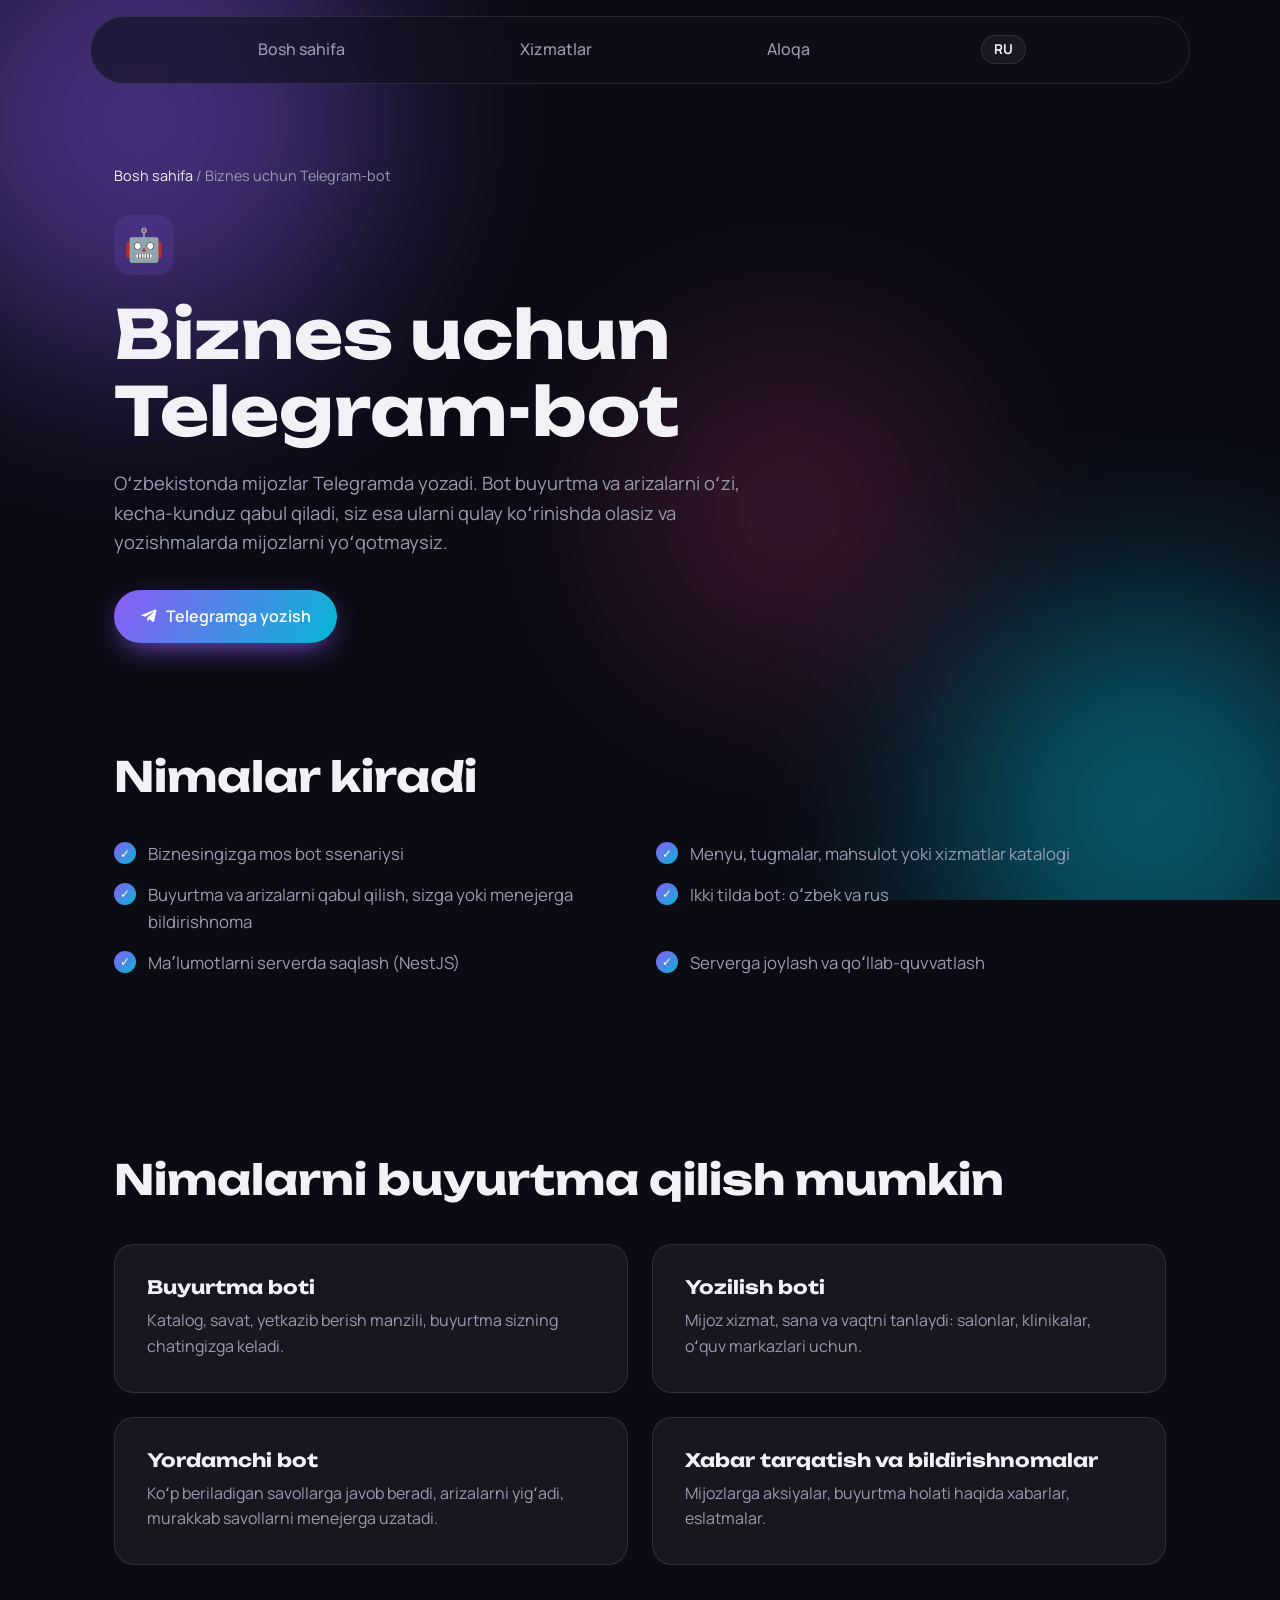
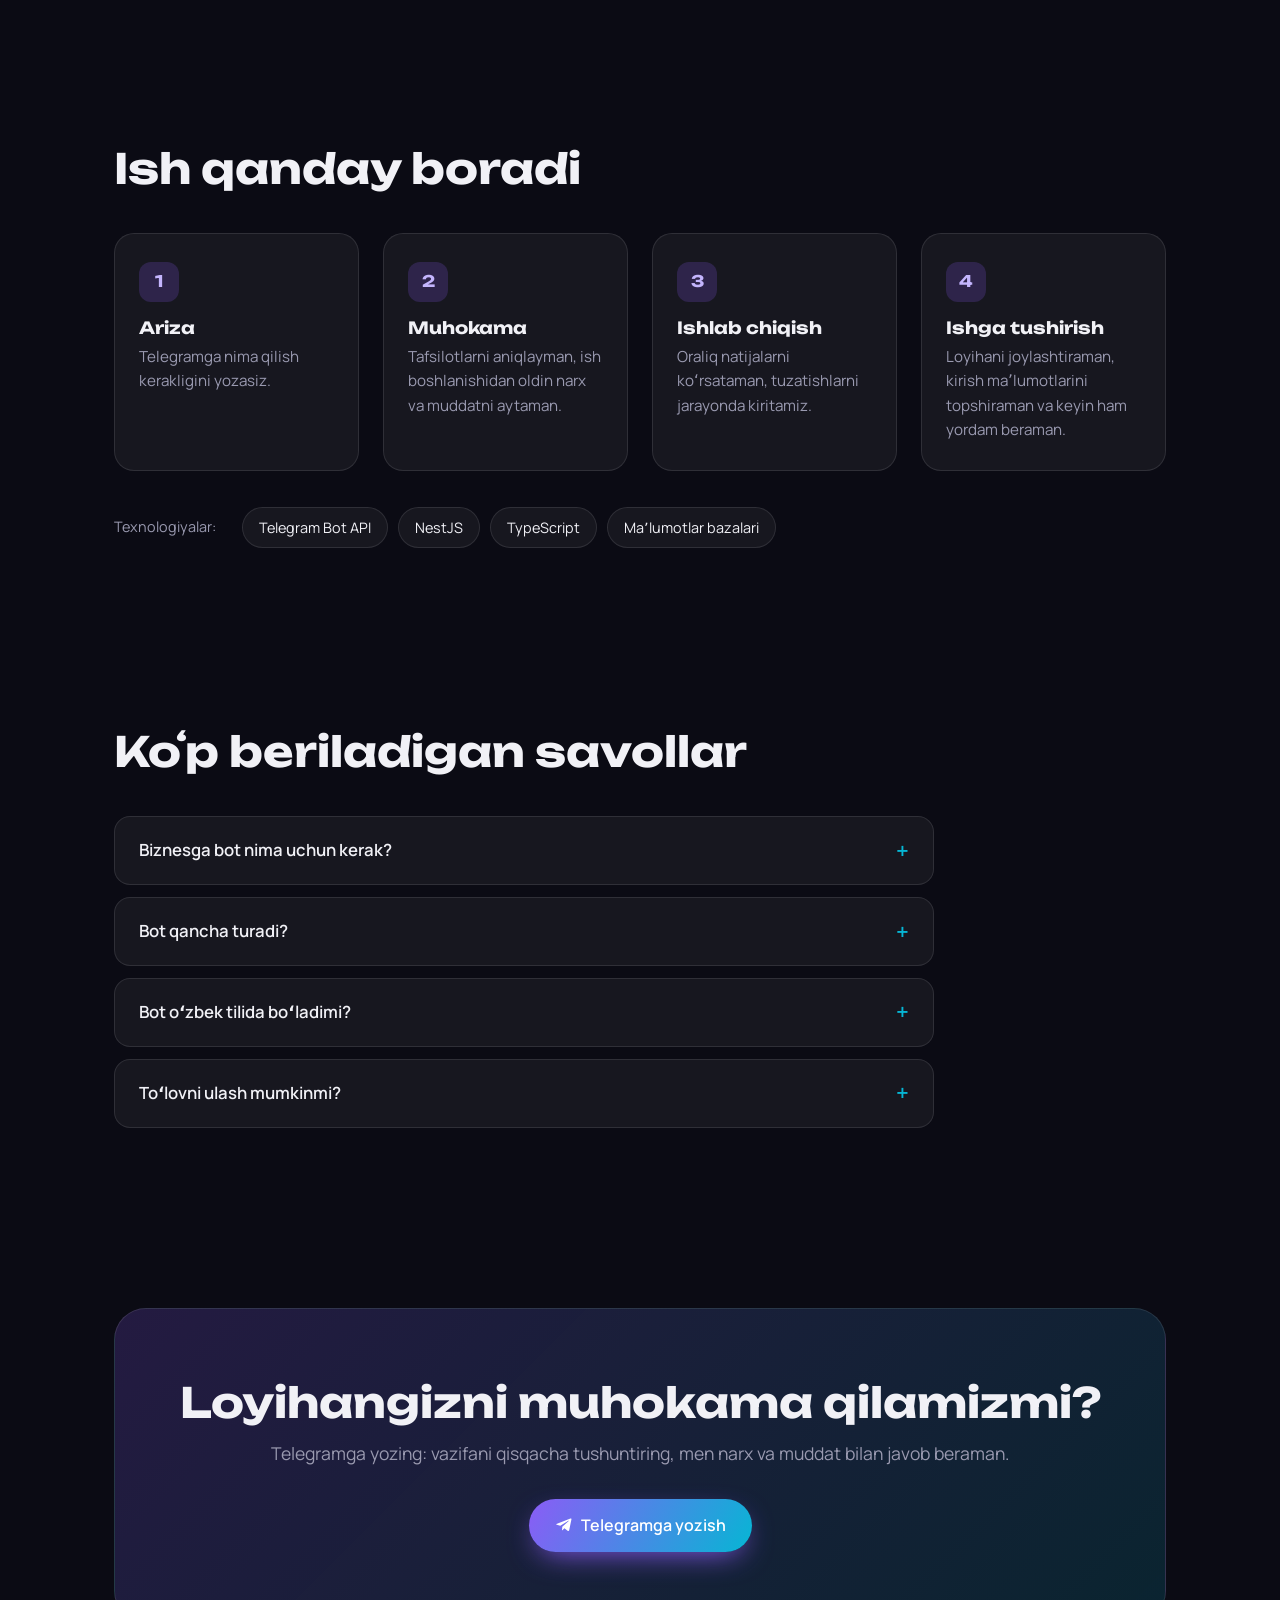
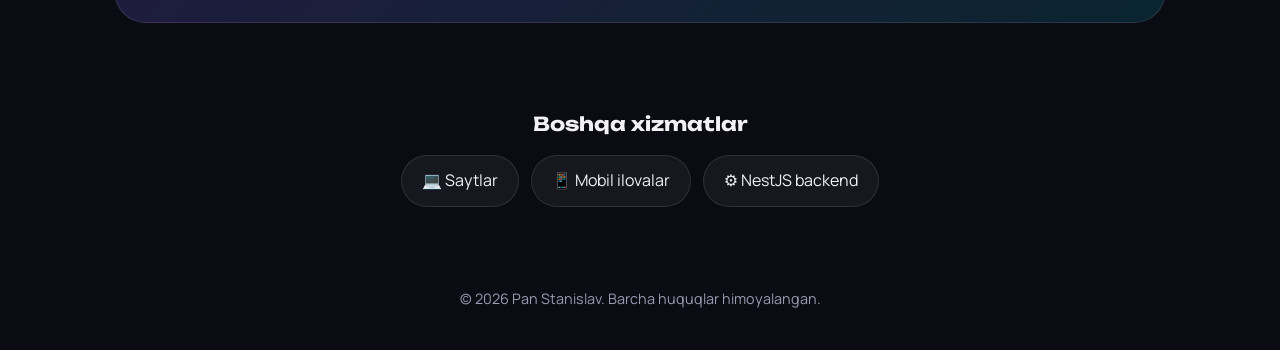
<file: uz/telegram-bot/index.html>
<!doctype html>
<html lang="uz">
<head>
  <meta charset="utf-8">
  <meta name="viewport" content="width=device-width, initial-scale=1">
  <title>Biznes uchun Telegram-bot yaratish — buyurtma, yozilish, toʻlov | IT на заказ</title>
  <meta name="description" content="Toshkentda biznes uchun Telegram-bot yaratish: buyurtma qabul qilish, mijozlarni yozish, katalog, bildirishnomalar, xabar tarqatish. Oʻzbek va rus tilida bot.">
  <meta name="theme-color" content="#0b0b14">
  <link rel="canonical" href="https://dark0magic.github.io/uz/telegram-bot/">
  <link rel="alternate" hreflang="uz" href="https://dark0magic.github.io/uz/telegram-bot/">
  <link rel="alternate" hreflang="ru" href="https://dark0magic.github.io/telegram-bot/">
  <link rel="alternate" hreflang="x-default" href="https://dark0magic.github.io/telegram-bot/">
  <meta property="og:type" content="website">
  <meta property="og:url" content="https://dark0magic.github.io/uz/telegram-bot/">
  <meta property="og:title" content="Biznes uchun Telegram-bot yaratish — buyurtma, yozilish, toʻlov | IT на заказ">
  <meta property="og:description" content="Toshkentda biznes uchun Telegram-bot yaratish: buyurtma qabul qilish, mijozlarni yozish, katalog, bildirishnomalar, xabar tarqatish. Oʻzbek va rus tilida bot.">
  <meta property="og:locale" content="uz_UZ">
  <meta property="og:site_name" content="IT на заказ">
  <meta name="application-name" content="IT на заказ">
  <link rel="icon" href="/favicon.svg" type="image/svg+xml">
  <link rel="icon" href="/favicon-192.png" type="image/png" sizes="192x192">
  <link rel="apple-touch-icon" href="/apple-touch-icon.png">
  <script>document.documentElement.classList.add('js')</script>
  <link rel="preconnect" href="https://fonts.googleapis.com">
  <link rel="preconnect" href="https://fonts.gstatic.com" crossorigin>
  <link href="https://fonts.googleapis.com/css2?family=Manrope:wght@400;500;600;800&family=Unbounded:wght@500;700&display=swap" rel="stylesheet">
  <link rel="stylesheet" href="/style.css">
  <script type="application/ld+json">{"@context":"https://schema.org","@type":"Service","name":"Biznes uchun Telegram-bot","description":"Toshkentda biznes uchun Telegram-bot yaratish: buyurtma qabul qilish, mijozlarni yozish, katalog, bildirishnomalar, xabar tarqatish. Oʻzbek va rus tilida bot.","url":"https://dark0magic.github.io/uz/telegram-bot/","areaServed":"Toshkent, Oʻzbekiston","provider":{"@type":"Person","name":"Pan Stanislav","url":"https://dark0magic.github.io/uz/"}}</script>
  <script type="application/ld+json">{"@context":"https://schema.org","@type":"BreadcrumbList","itemListElement":[{"@type":"ListItem","position":1,"name":"Bosh sahifa","item":"https://dark0magic.github.io/uz/"},{"@type":"ListItem","position":2,"name":"Biznes uchun Telegram-bot","item":"https://dark0magic.github.io/uz/telegram-bot/"}]}</script>
</head>
<body>
  <div class="bg-blobs" aria-hidden="true">
    <span class="blob b1"></span><span class="blob b2"></span><span class="blob b3"></span>
  </div>

  <header class="nav">
    <nav class="nav-links">
      <a href="/uz/">Bosh sahifa</a>
      <a href="/uz/#services">Xizmatlar</a>
      <a href="#contact">Aloqa</a>
      <a href="/telegram-bot/" class="lang" hreflang="ru" title="Русский">RU</a>
    </nav>
  </header>

  <main>
    <section class="page-hero reveal">
      <nav class="crumbs" aria-label="breadcrumbs"><a href="/uz/">Bosh sahifa</a> / <span>Biznes uchun Telegram-bot</span></nav>
      <div class="icon">🤖</div>
      <h1>Biznes uchun Telegram-bot</h1>
      <p class="lead">Oʻzbekistonda mijozlar Telegramda yozadi. Bot buyurtma va arizalarni oʻzi, kecha-kunduz qabul qiladi, siz esa ularni qulay koʻrinishda olasiz va yozishmalarda mijozlarni yoʻqotmaysiz.</p>
      <div class="hero-actions">
        <a href="https://t.me/iTProg_Stanislav" class="btn btn-primary btn-tg" target="_blank" rel="noopener"><svg viewBox="0 0 24 24" width="18" height="18" aria-hidden="true"><path fill="currentColor" d="M21.94 4.3 18.9 19.1c-.23 1.03-.83 1.28-1.69.8l-4.66-3.44-2.25 2.17c-.25.25-.46.46-.94.46l.33-4.74 8.63-7.8c.38-.33-.08-.52-.58-.19L7.07 13.08 2.48 11.65c-1-.31-1.02-1 .21-1.48L20.6 3.26c.83-.31 1.56.19 1.34 1.04z"/></svg>Telegramga yozish</a>
      </div>
    </section>

    <section class="section">
      <h2 class="reveal">Nimalar kiradi</h2>
      <ul class="checks reveal">
        <li>Biznesingizga mos bot ssenariysi</li>
        <li>Menyu, tugmalar, mahsulot yoki xizmatlar katalogi</li>
        <li>Buyurtma va arizalarni qabul qilish, sizga yoki menejerga bildirishnoma</li>
        <li>Ikki tilda bot: oʻzbek va rus</li>
        <li>Maʼlumotlarni serverda saqlash (NestJS)</li>
        <li>Serverga joylash va qoʻllab-quvvatlash</li>
      </ul>
    </section>

    <section class="section">
      <h2 class="reveal">Nimalarni buyurtma qilish mumkin</h2>
      <div class="grid grid-2">
        <article class="card reveal"><h3>Buyurtma boti</h3><p>Katalog, savat, yetkazib berish manzili, buyurtma sizning chatingizga keladi.</p></article>
        <article class="card reveal"><h3>Yozilish boti</h3><p>Mijoz xizmat, sana va vaqtni tanlaydi: salonlar, klinikalar, oʻquv markazlari uchun.</p></article>
        <article class="card reveal"><h3>Yordamchi bot</h3><p>Koʻp beriladigan savollarga javob beradi, arizalarni yigʻadi, murakkab savollarni menejerga uzatadi.</p></article>
        <article class="card reveal"><h3>Xabar tarqatish va bildirishnomalar</h3><p>Mijozlarga aksiyalar, buyurtma holati haqida xabarlar, eslatmalar.</p></article>
      </div>
    </section>

    <section class="section">
      <h2 class="reveal">Ish qanday boradi</h2>
      <ol class="steps">
        <li class="reveal"><h3>Ariza</h3><p>Telegramga nima qilish kerakligini yozasiz.</p></li>
        <li class="reveal"><h3>Muhokama</h3><p>Tafsilotlarni aniqlayman, ish boshlanishidan oldin narx va muddatni aytaman.</p></li>
        <li class="reveal"><h3>Ishlab chiqish</h3><p>Oraliq natijalarni koʻrsataman, tuzatishlarni jarayonda kiritamiz.</p></li>
        <li class="reveal"><h3>Ishga tushirish</h3><p>Loyihani joylashtiraman, kirish maʼlumotlarini topshiraman va keyin ham yordam beraman.</p></li>
      </ol>
      <div class="tags reveal"><span class="tags-label">Texnologiyalar:</span><span>Telegram Bot API</span><span>NestJS</span><span>TypeScript</span><span>Maʼlumotlar bazalari</span></div>
    </section>

    <section class="section">
      <h2 class="reveal">Koʻp beriladigan savollar</h2>
      <div class="faq">
        <details class="reveal"><summary>Biznesga bot nima uchun kerak?</summary><p>Bot darhol va kecha-kunduz javob beradi, buyurtmalarni adashtirmaydi va menejer yukini kamaytiradi. Mijoz hech narsa oʻrnatishi shart emas: Telegram unda allaqachon bor.</p></details>
        <details class="reveal"><summary>Bot qancha turadi?</summary><p>Funksiyalarga bogʻliq. Bot nima qilishi kerakligini yozing, ish boshlanishidan oldin narx va muddatni aytaman.</p></details>
        <details class="reveal"><summary>Bot oʻzbek tilida boʻladimi?</summary><p>Ha, botni oʻzbek, rus tilida yoki til tanlash imkoniyati bilan qilish mumkin.</p></details>
        <details class="reveal"><summary>Toʻlovni ulash mumkinmi?</summary><p>Buni vazifaga qarab muhokama qilamiz: qaysi toʻlov xizmatlari kerak va ular qanday ulanadi.</p></details>
      </div>
    </section>

    <section class="section" id="contact">
      <div class="contact reveal">
        <h2>Loyihangizni muhokama qilamizmi?</h2>
        <p>Telegramga yozing: vazifani qisqacha tushuntiring, men narx va muddat bilan javob beraman.</p>
        <div class="contact-links">
          <a href="https://t.me/iTProg_Stanislav" class="btn btn-primary btn-tg" target="_blank" rel="noopener"><svg viewBox="0 0 24 24" width="18" height="18" aria-hidden="true"><path fill="currentColor" d="M21.94 4.3 18.9 19.1c-.23 1.03-.83 1.28-1.69.8l-4.66-3.44-2.25 2.17c-.25.25-.46.46-.94.46l.33-4.74 8.63-7.8c.38-.33-.08-.52-.58-.19L7.07 13.08 2.48 11.65c-1-.31-1.02-1 .21-1.48L20.6 3.26c.83-.31 1.56.19 1.34 1.04z"/></svg>Telegramga yozish</a>
        </div>
      </div>
    </section>

    <nav class="other-services reveal" aria-label="Boshqa xizmatlar">
      <h2>Boshqa xizmatlar</h2>
      <div><a href="/uz/sayt-yaratish/">💻 Saytlar</a><a href="/uz/mobil-ilova/">📱 Mobil ilovalar</a><a href="/uz/backend/">⚙️ NestJS backend</a></div>
    </nav>
  </main>

  <footer class="footer">© <span id="year"></span> Pan Stanislav. Barcha huquqlar himoyalangan.</footer>

  <script src="/script.js"></script>
</body>
</html>
</file>
<file: style.css>
:root {
  --bg: #0b0b14;
  --surface: rgba(255, 255, 255, 0.05);
  --border: rgba(255, 255, 255, 0.1);
  --text: #f1f1f6;
  --muted: #9a9ab0;
  --accent: #8b5cf6;
  --accent-2: #06b6d4;
  --accent-3: #ec4899;
  --radius: 20px;
}

* { margin: 0; padding: 0; box-sizing: border-box; }
html { scroll-behavior: smooth; }

body {
  font-family: "Manrope", system-ui, sans-serif;
  background: var(--bg);
  color: var(--text);
  line-height: 1.6;
  overflow-x: hidden;
}

a { color: inherit; text-decoration: none; }
h1, h2, h3, .logo { font-family: "Unbounded", sans-serif; line-height: 1.15; }

/* Background blobs */
.bg-blobs { position: fixed; inset: 0; z-index: -1; overflow: hidden; }
.blob {
  position: absolute; border-radius: 50%; filter: blur(100px); opacity: .45;
  animation: float 18s ease-in-out infinite alternate;
}
.b1 { width: 480px; height: 480px; background: var(--accent); top: -120px; left: -100px; }
.b2 { width: 420px; height: 420px; background: var(--accent-2); bottom: -120px; right: -80px; animation-delay: -6s; }
.b3 { width: 300px; height: 300px; background: var(--accent-3); top: 40%; left: 50%; opacity: .25; animation-delay: -12s; }
@keyframes float {
  to { transform: translate(60px, 40px) scale(1.15); }
}

/* Nav */
.nav {
  position: sticky; top: 16px; z-index: 10;
  max-width: 1100px; margin: 16px auto 0; padding: 14px 24px;
  display: flex; align-items: center; justify-content: space-between;
  background: rgba(15, 15, 28, 0.6); -webkit-backdrop-filter: blur(16px); backdrop-filter: blur(16px);
  border: 1px solid var(--border); border-radius: 100px;
  width: calc(100% - 32px);
}
.logo { font-size: 1.3rem; font-weight: 700; }
.logo span { color: var(--accent-2); }
.nav-links { display: flex; gap: 28px; }
.nav-links a { color: var(--muted); font-weight: 500; transition: color .2s; }
.nav-links a:hover { color: var(--text); }

main { max-width: 1100px; margin: 0 auto; padding: 0 24px; }

/* Hero */
.hero {
  min-height: 88vh; display: grid; grid-template-columns: 1.3fr 1fr;
  gap: 48px; align-items: center; padding: 60px 0;
}
.badge {
  display: inline-flex; align-items: center; gap: 8px;
  padding: 6px 14px; border-radius: 100px; font-size: .85rem;
  background: var(--surface); border: 1px solid var(--border); color: var(--muted);
  margin-bottom: 24px;
}
.dot { width: 8px; height: 8px; border-radius: 50%; background: #22c55e; box-shadow: 0 0 0 0 #22c55e; animation: pulse 2s infinite; }
@keyframes pulse { 70% { box-shadow: 0 0 0 10px transparent; } 100% { box-shadow: 0 0 0 0 transparent; } }
h1 { font-size: clamp(2.4rem, 6vw, 4.2rem); margin-bottom: 20px; }
.grad {
  background: linear-gradient(120deg, var(--accent), var(--accent-2), var(--accent-3));
  background-size: 200% auto;
  -webkit-background-clip: text; background-clip: text; color: transparent;
  animation: shine 6s linear infinite;
}
@keyframes shine { to { background-position: 200% center; } }
.lead { font-size: 1.15rem; color: var(--muted); max-width: 520px; margin-bottom: 32px; }
.hero-actions { display: flex; gap: 14px; flex-wrap: wrap; }

.btn {
  display: inline-flex; align-items: center; gap: 8px;
  padding: 14px 26px; border-radius: 100px; font-weight: 600;
  transition: transform .2s, box-shadow .2s, background .2s;
}
.btn:hover { transform: translateY(-2px); }
.btn-primary { background: linear-gradient(120deg, var(--accent), var(--accent-2)); color: #fff; box-shadow: 0 10px 30px -10px var(--accent); }
.btn-primary:hover { box-shadow: 0 16px 40px -10px var(--accent); }
.btn-ghost { background: var(--surface); border: 1px solid var(--border); }
.btn-ghost:hover { background: rgba(255,255,255,.1); }

.hero-card {
  background: var(--surface); border: 1px solid var(--border); border-radius: 28px;
  padding: 40px 32px; text-align: center; -webkit-backdrop-filter: blur(20px); backdrop-filter: blur(20px);
  box-shadow: 0 30px 60px -30px rgba(0,0,0,.6);
  transition: transform .2s ease-out;
}
.avatar {
  width: 120px; height: 120px; margin: 0 auto 20px; border-radius: 50%;
  display: grid; place-items: center; font-family: "Unbounded"; font-size: 2rem; font-weight: 700;
  background: linear-gradient(135deg, var(--accent), var(--accent-2));
  box-shadow: 0 0 0 6px rgba(255,255,255,.06), 0 0 60px -10px var(--accent);
}
.hero-card h3 { font-size: 1.3rem; }
.hero-card > p { color: var(--muted); margin-bottom: 28px; }
.stats { display: grid; grid-template-columns: repeat(3, 1fr); gap: 12px; border-top: 1px solid var(--border); padding-top: 24px; }
.stats b { display: block; font-family: "Unbounded"; font-size: 1.15rem; }
.stats span { font-size: .8rem; color: var(--muted); }

/* Sections */
.section { padding: 90px 0; }
.section h2 { font-size: clamp(1.8rem, 4vw, 2.6rem); margin-bottom: 40px; }
.about p { font-size: 1.2rem; color: var(--muted); max-width: 760px; margin-bottom: 28px; }
.tags { display: flex; flex-wrap: wrap; gap: 10px; }
.tags span { padding: 8px 16px; border-radius: 100px; background: var(--surface); border: 1px solid var(--border); font-size: .9rem; }

.grid { display: grid; grid-template-columns: repeat(3, 1fr); gap: 24px; }
.card {
  background: var(--surface); border: 1px solid var(--border); border-radius: var(--radius);
  padding: 32px; transition: transform .3s, border-color .3s;
}
.card:hover { transform: translateY(-6px); border-color: var(--accent); }
.icon { font-size: 2rem; width: 60px; height: 60px; display: grid; place-items: center; border-radius: 16px; background: rgba(139,92,246,.15); margin-bottom: 20px; }
.card h3 { font-size: 1.15rem; margin-bottom: 10px; }
.card p { color: var(--muted); }

.work { border-radius: var(--radius); overflow: hidden; background: var(--surface); border: 1px solid var(--border); transition: transform .3s; }
.work:hover { transform: translateY(-6px); }
.work-img { aspect-ratio: 4/3; transition: transform .5s; }
.work:hover .work-img { transform: scale(1.06); }
.w1 { background: linear-gradient(135deg, #8b5cf6, #ec4899); }
.w2 { background: linear-gradient(135deg, #06b6d4, #3b82f6); }
.w3 { background: linear-gradient(135deg, #f59e0b, #ef4444); }
.work-info { padding: 20px 24px; position: relative; background: var(--bg); }
.work-info h3 { font-size: 1rem; margin-bottom: 4px; }
.work-info p { color: var(--muted); font-size: .9rem; }

.contact {
  text-align: center; padding: 70px 32px; border-radius: 32px;
  background: linear-gradient(135deg, rgba(139,92,246,.2), rgba(6,182,212,.15));
  border: 1px solid var(--border);
}
.contact h2 { margin-bottom: 12px; }
.contact > p { color: var(--muted); margin-bottom: 32px; font-size: 1.1rem; }
.contact-links { display: flex; gap: 14px; justify-content: center; flex-wrap: wrap; }

.footer { text-align: center; padding: 40px 16px; color: var(--muted); font-size: .9rem; }

/* Reveal animation */
.js .reveal { opacity: 0; transform: translateY(30px); transition: opacity .8s ease, transform .8s ease; }
.js .reveal.visible { opacity: 1; transform: none; }

/* Mobile */
@media (max-width: 860px) {
  .hero { grid-template-columns: 1fr; min-height: auto; padding-top: 40px; }
  .grid { grid-template-columns: 1fr; }
  .section { padding: 60px 0; }
  main { padding: 0 16px; }
}

@media (prefers-reduced-motion: reduce) {
  *, *::before, *::after { animation: none !important; transition: none !important; }
  .js .reveal { opacity: 1; transform: none; }
}

/* Быстрый отклик наклона карточки после появления */
.js .hero-card.reveal.visible { transition: opacity .8s ease, transform .2s ease-out; }

/* Иллюстрации в карточках направлений */
.work-img { position: relative; display: grid; place-items: center; overflow: hidden; }
.work-img::before {
  content: ""; position: absolute; inset: 0;
  background-image: radial-gradient(rgba(255,255,255,.18) 1px, transparent 1px);
  background-size: 18px 18px;
}
.work-img svg { position: relative; width: 92%; height: auto; filter: drop-shadow(0 18px 30px rgba(0,0,0,.25)); }
.work-img .float { animation: bob 5s ease-in-out infinite; }
.work-img .float-2 { animation: bob 4s ease-in-out infinite reverse; }
.work-img .led { animation: blink 1.6s ease-in-out infinite; }
.work-img .flow { animation: dash 1.2s linear infinite; }
@keyframes bob { 50% { transform: translateY(-6px); } }
@keyframes blink { 50% { opacity: .25; } }
@keyframes dash { to { stroke-dashoffset: -32; } }

/* Меню на всю ширину шапки (без логотипа) */
.nav-links { flex: 1; justify-content: space-evenly; }
.nav-links a { padding: 6px 4px; position: relative; }
.nav-links a::after {
  content: ""; position: absolute; left: 0; right: 0; bottom: 0; height: 2px; border-radius: 2px;
  background: linear-gradient(90deg, var(--accent), var(--accent-2));
  transform: scaleX(0); transition: transform .25s;
}
.nav-links a:hover::after { transform: scaleX(1); }
@media (max-width: 860px) {
  .nav-links a::after { display: none; }
}

.btn-tg:hover { background: #229ed9; border-color: #229ed9; }

/* ===== Адаптация под планшеты и телефоны ===== */

/* На сенсорных экранах hover «залипает» после тапа — отключаем подъём карточек */
@media (hover: none) {
  .card:hover, .work:hover, .btn:hover { transform: none; }
  .work:hover .work-img { transform: none; }
  .card:hover { border-color: var(--border); }
}

/* Планшеты: карточки в две колонки вместо одной огромной */
@media (max-width: 860px) and (min-width: 561px) {
  .grid { grid-template-columns: repeat(2, 1fr); }
}

@media (max-width: 860px) {
  /* Разделы меню в одну строку, без бургера */
  .nav { padding: 6px 8px; }
  .nav-links { gap: 2px; justify-content: space-between; }
  .nav-links a { padding: 10px 12px; border-radius: 100px; white-space: nowrap; }
  .nav-links a:active { background: rgba(255,255,255,.06); }

  .hero { gap: 32px; padding-bottom: 20px; }
  .hero-card { max-width: 440px; width: 100%; margin: 0 auto; }
  .section h2 { margin-bottom: 28px; }
}

/* Телефоны */
@media (max-width: 560px) {
  .grid { grid-template-columns: 1fr; gap: 16px; }

  .nav-links a { padding: 10px 8px; font-size: .88rem; }

  /* Фоновые пятна поменьше — меньше нагрузка на GPU и не «заливают» экран */
  .b1 { width: 300px; height: 300px; }
  .b2 { width: 280px; height: 280px; }
  .b3 { width: 200px; height: 200px; }
  .blob { filter: blur(70px); }

  .hero { padding-top: 28px; }
  .badge { font-size: .8rem; margin-bottom: 18px; }
  h1 { font-size: clamp(1.9rem, 9vw, 2.4rem); margin-bottom: 16px; }
  .lead { font-size: 1rem; margin-bottom: 26px; }
  .hero-actions { flex-direction: column; }
  .hero-actions .btn { justify-content: center; width: 100%; }

  .hero-card { padding: 32px 20px; border-radius: 24px; }
  .avatar { width: 96px; height: 96px; font-size: 1.6rem; }
  .stats { gap: 8px; }
  .stats b { font-size: .95rem; }
  .stats span { font-size: .75rem; }

  .section { padding: 48px 0; }
  .about p { font-size: 1.05rem; }
  .tags span { padding: 6px 12px; font-size: .85rem; }

  .card { padding: 24px; }
  .icon { width: 52px; height: 52px; font-size: 1.7rem; margin-bottom: 16px; }

  .contact { padding: 44px 20px; border-radius: 24px; }
  .contact > p { font-size: 1rem; }
  .contact-links .btn { width: 100%; justify-content: center; }
}

/* Очень узкие экраны (iPhone SE и т.п.) */
@media (max-width: 360px) {
  main { padding: 0 12px; }
  .nav { width: calc(100% - 24px); padding: 4px; }
  .nav-links a { padding: 10px 5px; font-size: .8rem; }
  .stats b { font-size: .85rem; }
}

/* ===== Страницы услуг и переключатель языка ===== */
.nav-links .lang {
  flex: none; padding: 4px 12px; border-radius: 100px; font-size: .85rem; font-weight: 700;
  color: var(--text); border: 1px solid var(--border); background: var(--surface);
}
.nav-links .lang::after { display: none; }
.nav-links .lang:hover { border-color: var(--accent); }

/* Карточки услуг-ссылки на главной */
.grid.services { grid-template-columns: repeat(4, 1fr); }
a.card { display: flex; flex-direction: column; }
a.card p { flex: 1; }
.card .more { margin-top: 18px; font-weight: 600; color: var(--accent-2); }
@media (max-width: 1060px) and (min-width: 561px) { .grid.services { grid-template-columns: repeat(2, 1fr); } }

.page-hero { padding: 70px 0 20px; max-width: 820px; }
.page-hero .lead { max-width: 680px; }
.crumbs { font-size: .9rem; color: var(--muted); margin-bottom: 28px; }
.crumbs a { color: var(--text); }
.crumbs a:hover { color: var(--accent-2); }

.checks { list-style: none; display: grid; grid-template-columns: repeat(2, 1fr); gap: 14px 32px; }
.checks li { position: relative; padding-left: 34px; color: var(--muted); font-size: 1.05rem; }
.checks li::before {
  content: "✓"; position: absolute; left: 0; top: .1em; width: 22px; height: 22px; border-radius: 50%;
  display: grid; place-items: center; font-size: .75rem; font-weight: 800; color: #fff;
  background: linear-gradient(135deg, var(--accent), var(--accent-2));
}
.grid-2 { grid-template-columns: repeat(2, 1fr); }

.steps { list-style: none; counter-reset: step; display: grid; grid-template-columns: repeat(4, 1fr); gap: 24px; margin-bottom: 36px; }
.steps li { counter-increment: step; padding: 28px 24px; border-radius: var(--radius); background: var(--surface); border: 1px solid var(--border); }
.steps li::before {
  content: counter(step); display: grid; place-items: center; width: 40px; height: 40px; margin-bottom: 16px;
  border-radius: 12px; font-family: "Unbounded"; font-weight: 700; background: rgba(139,92,246,.2); color: #c4b5fd;
}
.steps h3 { font-size: 1.05rem; margin-bottom: 8px; }
.steps p { color: var(--muted); font-size: .95rem; }
.tags-label { background: none !important; border: none !important; padding-left: 0 !important; color: var(--muted); }

.faq { display: grid; gap: 12px; max-width: 820px; }
.faq details { border-radius: 16px; background: var(--surface); border: 1px solid var(--border); padding: 0 24px; }
.faq summary { cursor: pointer; list-style: none; padding: 20px 32px 20px 0; font-weight: 600; font-size: 1.05rem; position: relative; }
.faq summary::-webkit-details-marker { display: none; }
.faq summary::after { content: "+"; position: absolute; right: 0; top: 50%; transform: translateY(-50%); font-size: 1.4rem; color: var(--accent-2); transition: transform .2s; }
.faq details[open] summary::after { transform: translateY(-50%) rotate(45deg); }
.faq details p { color: var(--muted); padding-bottom: 20px; }

.other-services { padding: 0 0 40px; text-align: center; }
.other-services h2 { font-size: 1.2rem; margin-bottom: 20px; }
.other-services div { display: flex; flex-wrap: wrap; gap: 12px; justify-content: center; }
.other-services a { padding: 12px 20px; border-radius: 100px; background: var(--surface); border: 1px solid var(--border); transition: border-color .2s; }
.other-services a:hover { border-color: var(--accent); }

@media (max-width: 860px) {
  .steps { grid-template-columns: repeat(2, 1fr); }
  .page-hero { padding-top: 44px; }
}
@media (max-width: 560px) {
  .grid.services, .grid-2, .checks, .steps { grid-template-columns: 1fr; }
  .nav-links .lang { padding: 6px 9px; font-size: .78rem; }
  .page-hero .hero-actions .btn { width: 100%; justify-content: center; }
  .faq details { padding: 0 18px; }
}
@media (max-width: 400px) {
  .nav-links a { padding: 10px 4px; font-size: .78rem; }
  .nav-links .lang { padding: 5px 7px; }
}

/* ===== Доводка под планшеты и телефоны ===== */

/* Планшеты: больше воздуха по краям, направления в три колонки без «висящей» карточки */
@media (min-width: 561px) and (max-width: 1024px) {
  main { padding: 0 32px; }
  .nav { width: calc(100% - 48px); }
  .grid.works { grid-template-columns: repeat(3, 1fr); gap: 16px; }
  .work-info { padding: 16px; }
  .work-info h3 { font-size: .9rem; }
}

/* iPad вертикально: текст и карточка рядом, а не друг под другом */
@media (min-width: 700px) and (max-width: 860px) {
  .hero { grid-template-columns: 1.25fr 1fr; gap: 28px; padding-bottom: 40px; }
  .hero-card { padding: 32px 18px; }
  .avatar { width: 100px; height: 100px; font-size: 1.7rem; }
  .stats b { font-size: 1rem; }
}

/* Телефон, повёрнутый горизонтально: первый экран не растягиваем на всю высоту */
@media (max-height: 500px) and (orientation: landscape) {
  .hero { min-height: auto; padding: 32px 0; }
  .nav { top: 8px; }
}

/* Удобные для пальца ссылки и отклик на нажатие */
.crumbs a { display: inline-block; padding: 10px 0; }
.crumbs { margin-bottom: 18px; }
@media (hover: none) {
  a.card:active, .other-services a:active { border-color: var(--accent); background: rgba(255,255,255,.08); }
  .faq summary:active { opacity: .8; }
}
.faq summary { -webkit-tap-highlight-color: transparent; }
.nav-links .lang { align-self: center; line-height: 1.4; }
</file>
